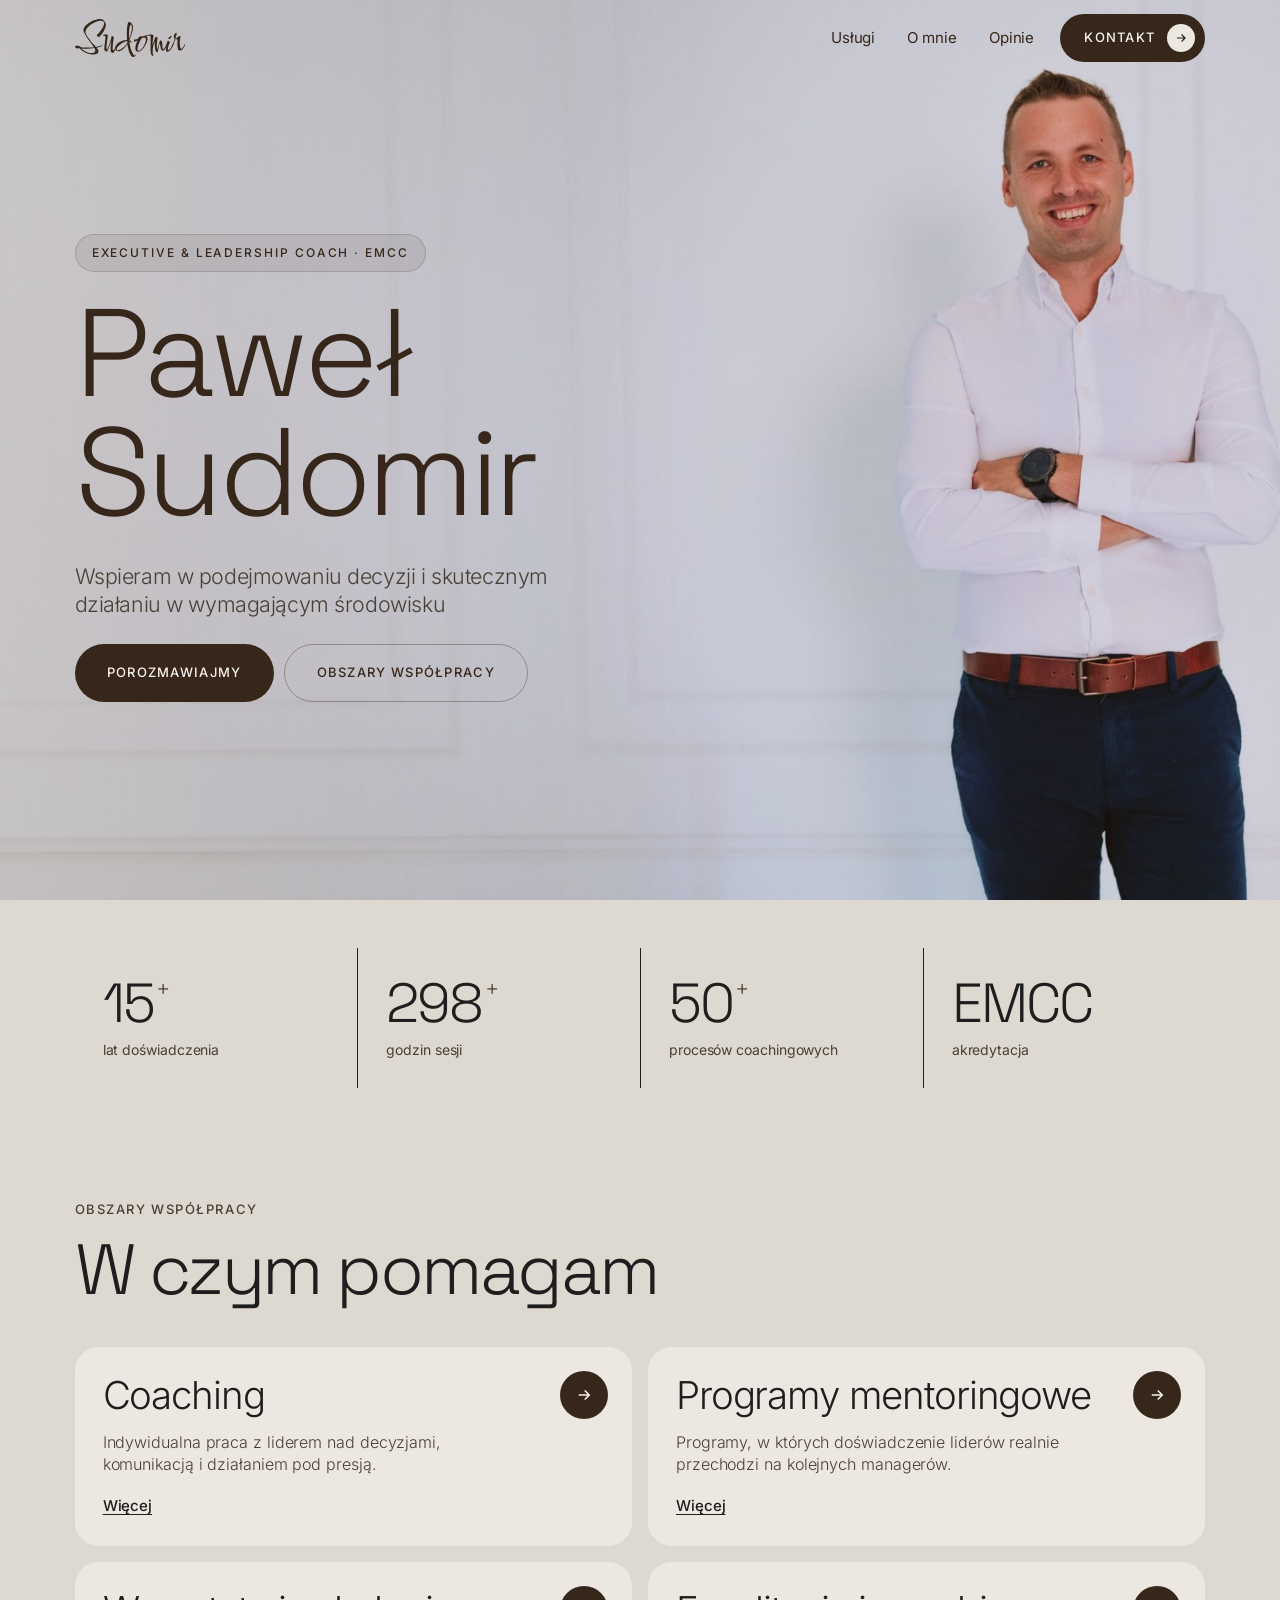
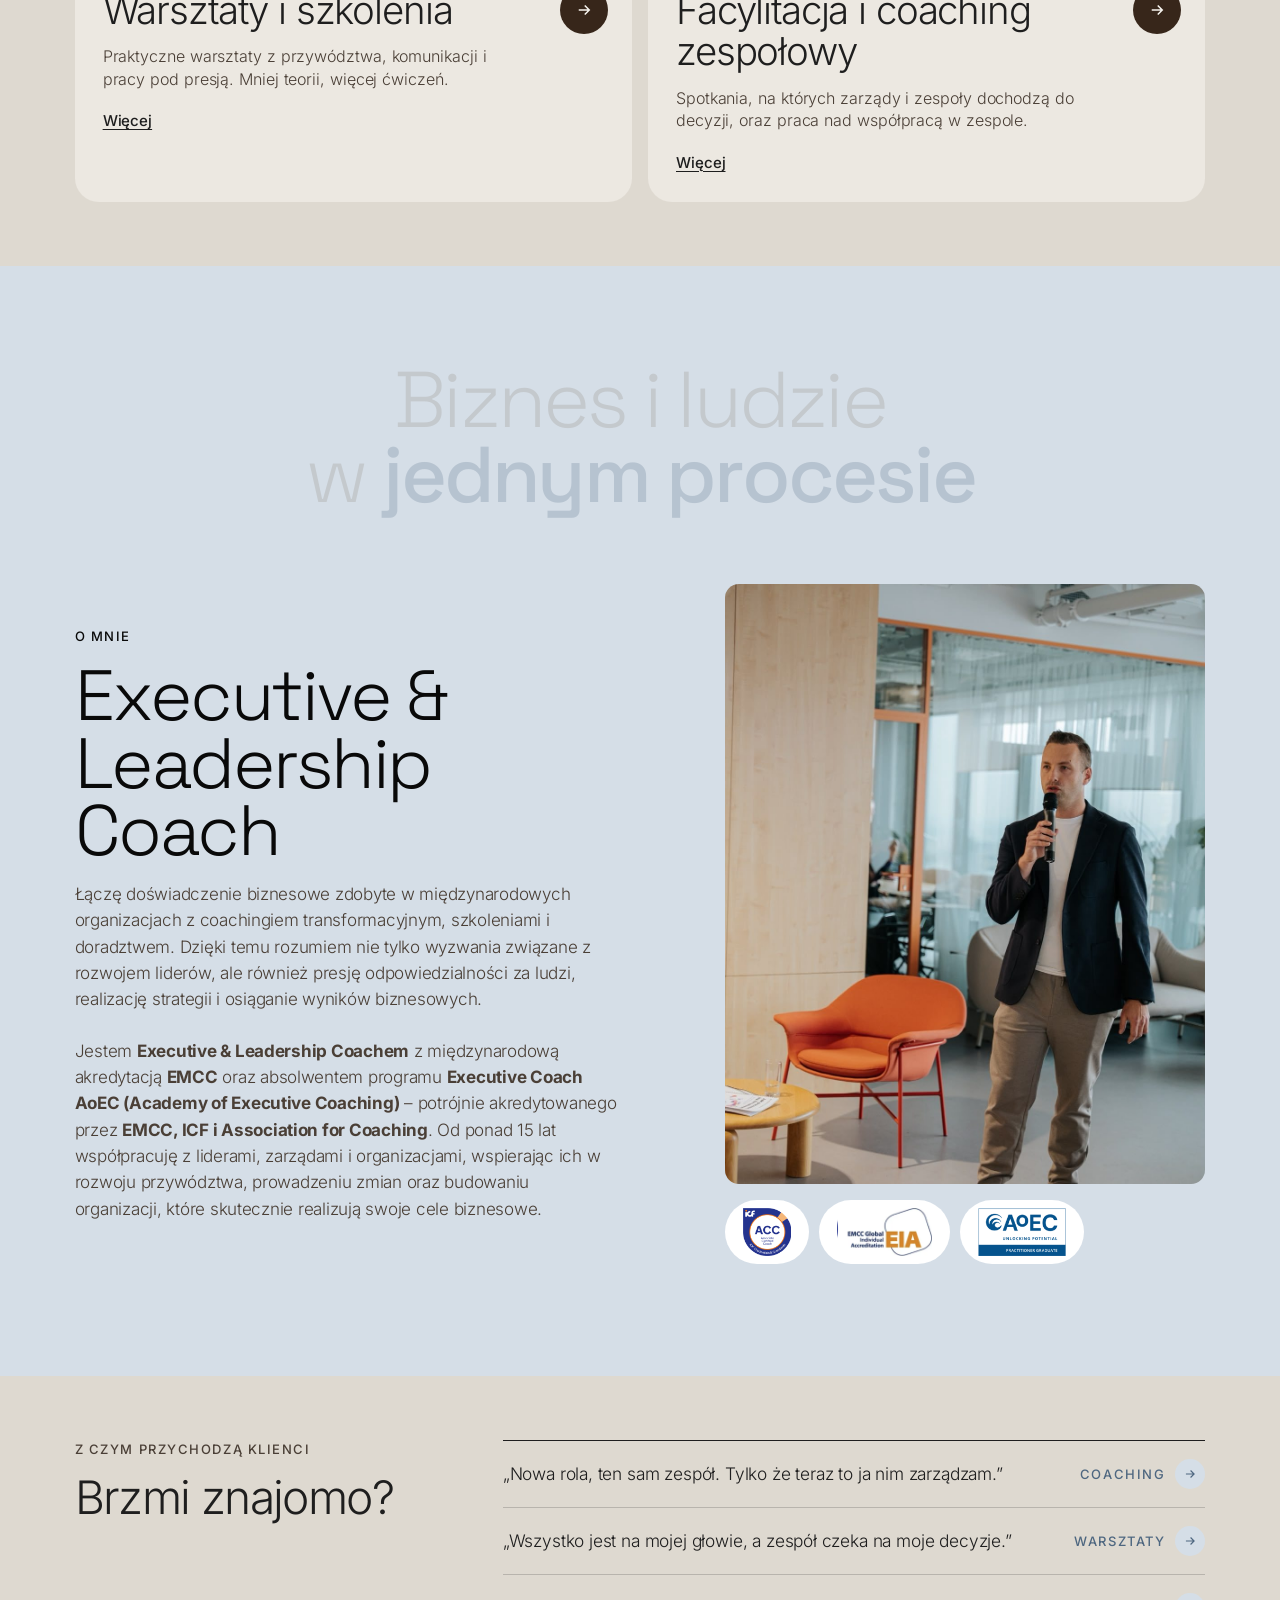
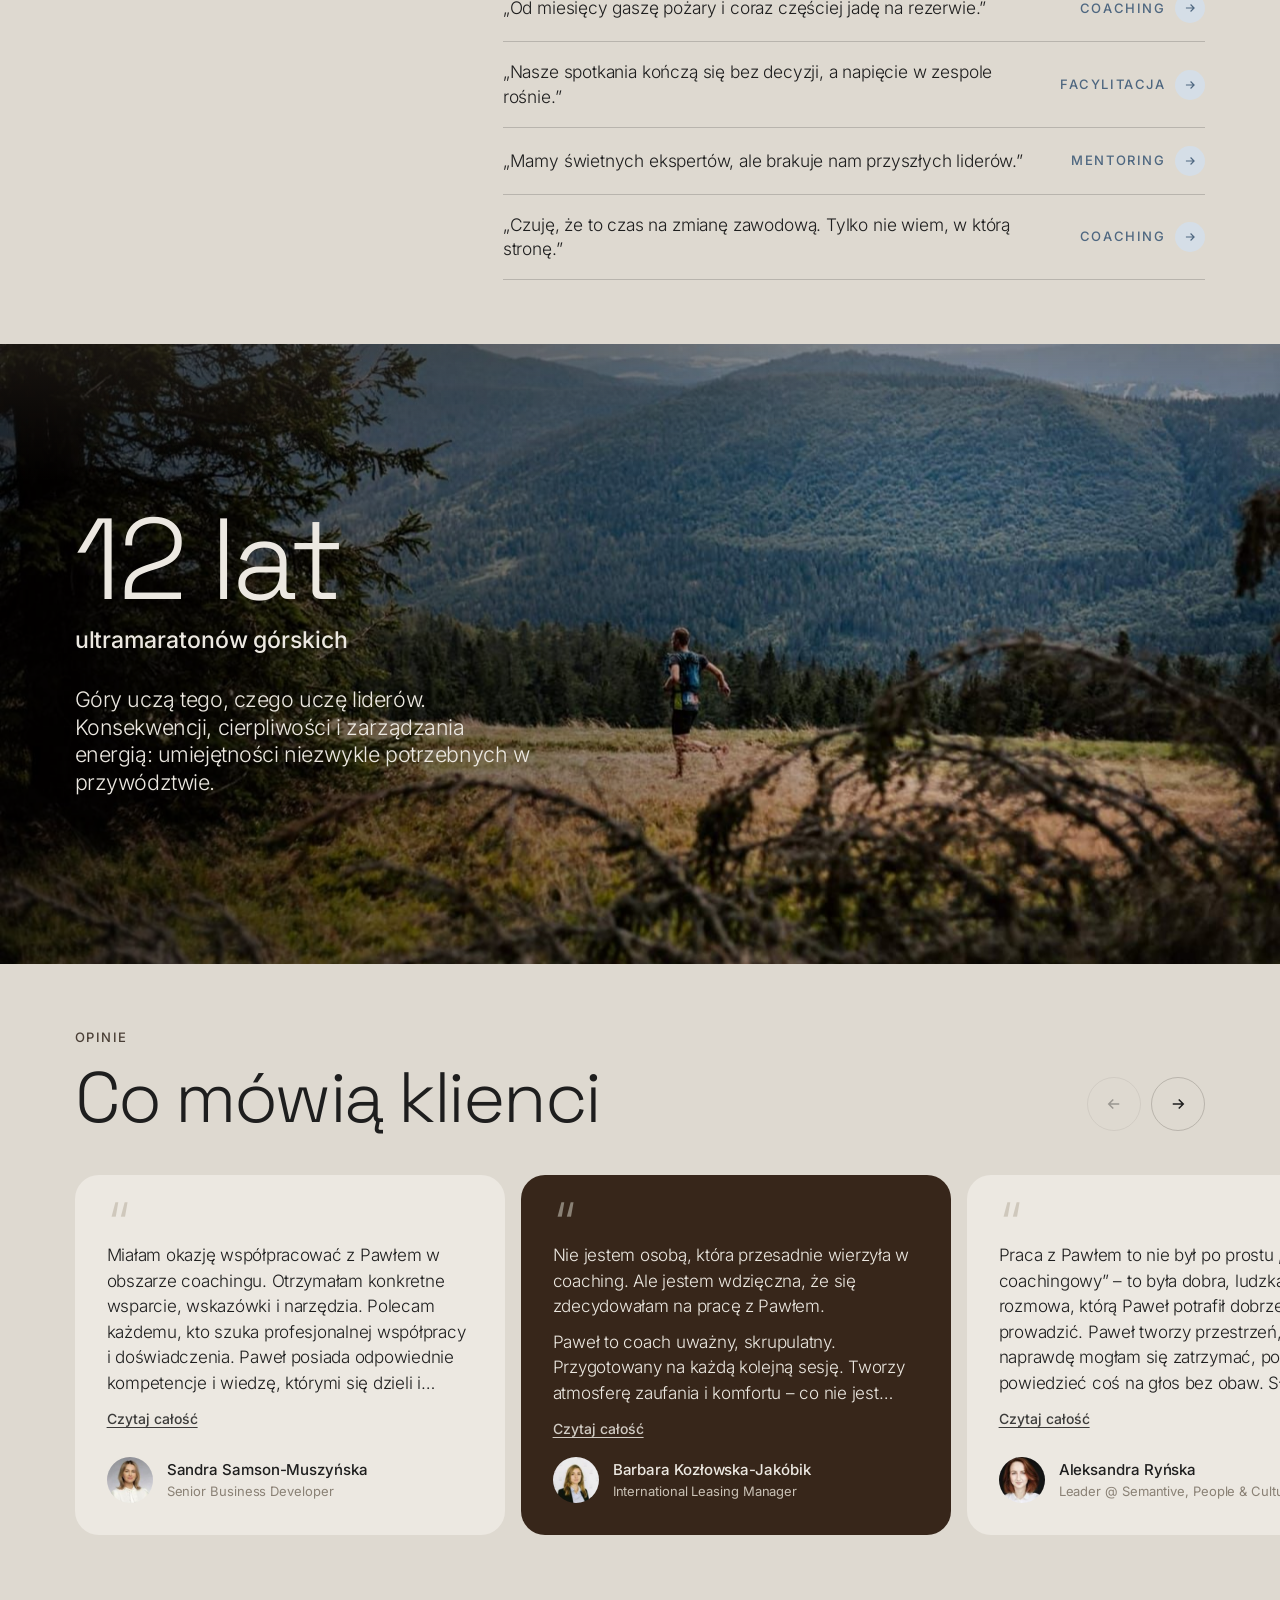
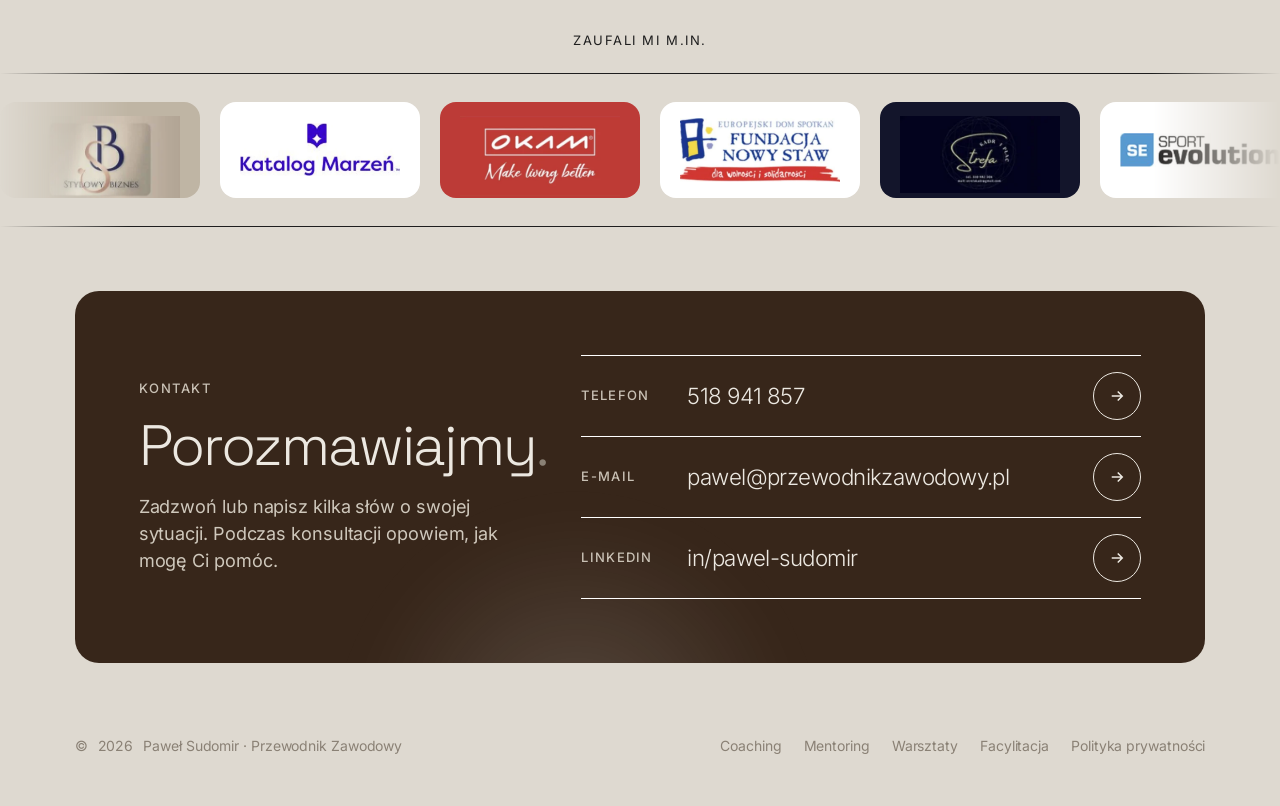
<file: index.html>
<!DOCTYPE html>
<html lang="pl">
<head>
<meta charset="utf-8">
<meta name="viewport" content="width=device-width, initial-scale=1, viewport-fit=cover">
<title>Paweł Sudomir — Executive & Leadership Coach</title>
<meta name="description" content="Executive & Leadership Coach z akredytacją EMCC. Coaching, programy mentoringowe, warsztaty i szkolenia, facylitacja i coaching zespołowy.">
<link rel="canonical" href="https://przewodnikzawodowy.pl/">
<meta property="og:type" content="website">
<meta property="og:title" content="Paweł Sudomir — Executive & Leadership Coach">
<meta property="og:description" content="Executive & Leadership Coach z akredytacją EMCC. Coaching, programy mentoringowe, warsztaty i szkolenia, facylitacja i coaching zespołowy.">
<meta property="og:image" content="https://przewodnikzawodowy.pl/assets/img/hero-szeroki.jpg">
<meta name="theme-color" content="#DED9D0">
<link rel="icon" href="assets/img/favicon.svg" type="image/svg+xml">
<link rel="preload" href="assets/fonts/inter-latin-wght-normal.woff2" as="font" type="font/woff2" crossorigin>
<link rel="preload" href="assets/fonts/space-grotesk-latin-wght-normal.woff2" as="font" type="font/woff2" crossorigin>
<link rel="stylesheet" href="assets/css/style.css">
<script defer src="assets/js/main.js"></script>
</head>
<body class="home">
<a class="skip" href="#main">Przejdź do treści</a>
<header class="header" data-solid="0">
  <div class="container">
    <a class="brand" href="#top" aria-label="Paweł Sudomir — strona główna"><svg class="logo-svg" viewBox="0 0 314 108" fill="none" xmlns="http://www.w3.org/2000/svg" aria-hidden="true"><path d="M298.62 89.88C295.66 89.88 293.66 88.24 292.62 84.96C291.58 81.6 291.06 77.48 291.06 72.6C291.06 69.96 291.14 67.4 291.3 64.92C291.46 62.36 291.58 60.24 291.66 58.56C290.38 58.4 289.14 58.16 287.94 57.84C286.82 57.44 285.94 57.04 285.3 56.64C285.22 57.2 284.9 58.36 284.34 60.12C283.78 61.8 283.1 63.76 282.3 66C281.58 68.24 280.78 70.44 279.9 72.6C279.02 74.76 278.18 76.56 277.38 78C276.58 79.36 275.86 80.04 275.22 80.04C274.9 80.04 274.74 79.8 274.74 79.32C274.74 78.68 275.02 77.8 275.58 76.68C277.18 73.4 278.62 70.04 279.9 66.6C281.18 63.16 282.34 59.6 283.38 55.92C282.58 55.6 281.98 55.04 281.58 54.24C281.26 53.36 281.1 52.4 281.1 51.36C281.1 48.48 281.5 46.12 282.3 44.28C283.18 42.44 284.14 41.08 285.18 40.2C286.22 39.24 287.02 38.76 287.58 38.76C288.54 38.76 289.02 39.56 289.02 41.16C289.02 41.96 288.82 43.2 288.42 44.88C288.02 46.48 287.54 48.16 286.98 49.92C286.42 51.6 285.94 52.96 285.54 54C285.54 54 285.78 54.16 286.26 54.48C286.74 54.8 287.26 54.96 287.82 54.96C288.62 54.96 289.38 54.48 290.1 53.52C290.9 52.48 291.82 51.48 292.86 50.52C293.98 49.48 295.38 48.96 297.06 48.96C297.94 48.96 298.7 49.08 299.34 49.32C299.98 49.48 300.3 49.8 300.3 50.28V50.64C299.5 52.64 298.9 55.28 298.5 58.56C298.1 61.76 297.9 65 297.9 68.28C297.9 71.16 298.06 73.88 298.38 76.44C298.7 78.92 299.18 80.92 299.82 82.44C300.54 83.96 301.38 84.72 302.34 84.72C303.3 84.72 304.22 84.2 305.1 83.16C305.98 82.12 306.74 81 307.38 79.8C308.1 78.6 308.58 77.72 308.82 77.16C310.5 74.04 311.54 72.04 311.94 71.16C312.34 70.2 312.86 69.72 313.5 69.72C313.74 69.72 313.86 69.88 313.86 70.2C313.86 70.36 313.78 70.76 313.62 71.4C312.66 74.04 311.46 76.8 310.02 79.68C308.66 82.48 307.02 84.88 305.1 86.88C303.18 88.88 301.02 89.88 298.62 89.88Z" fill="currentColor"/><path d="M268.925 57C268.445 57 267.925 56.92 267.365 56.76C266.885 56.52 266.405 56.28 265.925 56.04C265.605 55.8 265.445 55.48 265.445 55.08C265.445 54.36 265.885 53.48 266.765 52.44C267.645 51.32 268.765 50.36 270.125 49.56C271.485 48.76 272.805 48.36 274.085 48.36C274.805 48.36 275.165 48.56 275.165 48.96C275.165 49.28 274.805 49.68 274.085 50.16C273.205 50.8 272.565 51.68 272.165 52.8C271.765 53.92 271.365 54.92 270.965 55.8C270.565 56.6 269.885 57 268.925 57ZM262.445 93.24C260.925 93.24 259.885 92.76 259.325 91.8C258.765 90.84 258.485 89.36 258.485 87.36C258.485 86.32 258.525 85.2 258.605 84C258.685 82.8 258.845 81.44 259.085 79.92C259.805 74.48 260.605 70.16 261.485 66.96C262.365 63.68 263.485 62.04 264.845 62.04C265.965 62.04 266.965 62.68 267.845 63.96C268.725 65.24 269.325 66.16 269.645 66.72C269.085 67.76 268.325 69.44 267.365 71.76C266.485 74.08 265.685 76.52 264.965 79.08C264.245 81.64 263.885 83.88 263.885 85.8C263.885 87.72 264.325 88.68 265.205 88.68C265.925 88.68 266.725 88.28 267.605 87.48C268.565 86.68 269.445 85.8 270.245 84.84C271.125 83.88 271.685 83.2 271.925 82.8C274.645 78.72 276.365 75.6 277.085 73.44C277.885 71.28 278.645 70.2 279.365 70.2C279.685 70.2 279.845 70.44 279.845 70.92C279.845 71.24 279.765 71.6 279.605 72C279.525 72.32 279.405 72.76 279.245 73.32C278.765 74.6 278.005 76.36 276.965 78.6C275.925 80.76 274.645 82.96 273.125 85.2C271.685 87.44 270.045 89.36 268.205 90.96C266.445 92.48 264.525 93.24 262.445 93.24Z" fill="currentColor"/><path d="M221.994 105.24C221.354 105.24 220.314 104.64 218.874 103.44C217.434 102.32 216.514 101 216.114 99.48C215.554 97.48 215.194 94.84 215.034 91.56C214.874 88.28 214.794 84.72 214.794 80.88C214.794 76.8 214.834 72.64 214.914 68.4C214.994 64.08 215.034 60.12 215.034 56.52C215.034 54.76 215.034 53.16 215.034 51.72C215.034 50.2 214.954 48.88 214.794 47.76C214.634 47.6 214.154 47.48 213.354 47.4C212.634 47.24 211.914 47.12 211.194 47.04C210.554 46.88 210.234 46.8 210.234 46.8C210.234 46.64 210.834 46.28 212.034 45.72C213.314 45.08 215.114 44.76 217.434 44.76C219.754 44.76 221.274 45.2 221.994 46.08C222.714 46.96 223.074 47.72 223.074 48.36C223.074 48.6 223.074 48.84 223.074 49.08C223.074 49.32 223.034 49.56 222.954 49.8C222.314 52.92 221.834 55.76 221.514 58.32C221.194 60.8 220.954 63.36 220.794 66C220.634 68.56 220.514 71.56 220.434 75C220.514 74.76 220.874 73.52 221.514 71.28C222.234 68.96 223.394 65.36 224.994 60.48C226.274 56.4 227.314 53.76 228.114 52.56C228.914 51.28 229.594 50.6 230.154 50.52C230.314 50.6 230.754 50.76 231.474 51C232.194 51.24 232.914 51.64 233.634 52.2C234.354 52.68 234.714 53.32 234.714 54.12V54.36C234.154 57.32 233.634 60.68 233.154 64.44C232.754 68.2 232.554 71.84 232.554 75.36C232.554 77.6 232.634 79.68 232.794 81.6C233.034 83.52 233.434 85.08 233.994 86.28C233.994 85.96 234.234 84.92 234.714 83.16C235.274 81.4 235.914 79.4 236.634 77.16C237.354 74.84 238.034 72.64 238.674 70.56C239.314 68.48 239.794 66.92 240.114 65.88C240.754 63.96 241.314 62.68 241.794 62.04C242.354 61.4 243.114 61.08 244.074 61.08C245.434 61.08 246.394 61.92 246.954 63.6C247.594 65.2 247.994 67.2 248.154 69.6C248.314 72 248.434 74.4 248.514 76.8C248.594 79.2 248.754 81.24 248.994 82.92C249.314 84.52 249.914 85.32 250.794 85.32C251.834 85.32 252.914 84.56 254.034 83.04C255.154 81.44 256.234 79.6 257.274 77.52C258.394 75.44 259.394 73.64 260.274 72.12C261.154 70.52 261.834 69.72 262.314 69.72C262.554 69.72 262.674 69.92 262.674 70.32C262.674 70.64 262.554 71.16 262.314 71.88C261.194 74.6 259.994 77.32 258.714 80.04C257.434 82.76 256.114 85.04 254.754 86.88C253.394 88.72 251.954 89.64 250.434 89.64C248.514 89.64 246.994 89.08 245.874 87.96C245.074 87.24 244.434 85.92 243.954 84C243.474 82 243.074 79.92 242.754 77.76C242.434 75.6 242.114 73.76 241.794 72.24C241.554 70.64 241.274 69.84 240.954 69.84C240.714 69.84 240.354 70.56 239.874 72C239.474 73.36 239.034 75.08 238.554 77.16C238.074 79.24 237.594 81.36 237.114 83.52C236.714 85.6 236.354 87.44 236.034 89.04C235.794 90.64 235.674 91.64 235.674 92.04C235.674 93 235.234 93.56 234.354 93.72C233.554 93.88 232.514 93.96 231.234 93.96C230.674 93.96 230.114 93.08 229.554 91.32C228.994 89.48 228.474 87.16 227.994 84.36C227.594 81.48 227.274 78.44 227.034 75.24C226.794 72.04 226.674 69.08 226.674 66.36C226.674 65.48 226.674 64.68 226.674 63.96C226.674 63.16 226.714 62.44 226.794 61.8C225.514 65.48 224.194 69.96 222.834 75.24C221.474 80.44 220.794 86.08 220.794 92.16C220.794 94.64 220.914 96.96 221.154 99.12C221.394 101.28 221.794 102.96 222.354 104.16C222.434 104.32 222.474 104.52 222.474 104.76C222.474 105.08 222.314 105.24 221.994 105.24Z" fill="currentColor"/><path d="M179.797 92.76C176.917 92.76 174.797 91.84 173.437 90C172.077 88.08 171.397 85.76 171.397 83.04C171.397 80.16 172.077 76.64 173.437 72.48C174.797 68.32 176.237 64.4 177.757 60.72C176.397 61.6 174.997 62.4 173.557 63.12C172.117 63.84 170.837 64.2 169.717 64.2C168.917 64.2 168.317 64 167.917 63.6C167.597 63.2 167.437 62.76 167.437 62.28C167.437 61.88 167.557 61.28 167.797 60.48C168.037 59.68 168.437 58.92 168.997 58.2C169.637 57.48 170.397 57.12 171.277 57.12C171.597 57.12 171.757 57.24 171.757 57.48C171.757 57.56 171.717 57.64 171.637 57.72C171.637 57.72 171.637 57.76 171.637 57.84C171.557 58 171.517 58.16 171.517 58.32C171.517 58.64 171.717 58.8 172.117 58.8C172.357 58.8 172.637 58.76 172.957 58.68C173.357 58.6 173.757 58.44 174.157 58.2C174.957 57.8 175.877 57.32 176.917 56.76C177.957 56.12 179.117 55.48 180.397 54.84L182.197 51.24C182.677 50.36 183.237 49.76 183.877 49.44C184.517 49.04 185.117 48.84 185.677 48.84C186.557 48.84 187.317 49 187.957 49.32C188.677 49.56 189.317 49.88 189.877 50.28C190.757 49.88 191.677 49.52 192.637 49.2C193.677 48.8 194.677 48.52 195.637 48.36C198.677 47.24 201.837 46.36 205.117 45.72C208.397 45 211.637 44.64 214.837 44.64C216.597 44.64 218.397 44.88 220.237 45.36C222.077 45.84 222.997 46.6 222.997 47.64C222.997 47.96 222.677 48.12 222.037 48.12C220.757 48.12 219.277 47.96 217.597 47.64C215.997 47.32 214.397 47.16 212.797 47.16C210.797 47.16 208.877 47.28 207.037 47.52C205.197 47.68 203.477 47.96 201.877 48.36C203.157 48.92 204.197 49.88 204.997 51.24C205.877 52.6 206.317 54.32 206.317 56.4C206.317 58.64 205.757 61.32 204.637 64.44C203.597 67.56 202.157 70.76 200.317 74.04C198.557 77.32 196.517 80.4 194.197 83.28C191.877 86.08 189.477 88.36 186.997 90.12C184.517 91.88 182.117 92.76 179.797 92.76ZM181.117 90.24C182.797 90.24 184.517 89.48 186.277 87.96C188.117 86.44 189.917 84.52 191.677 82.2C193.437 79.88 194.997 77.48 196.357 75C196.997 73.88 197.717 72.36 198.517 70.44C199.397 68.52 200.117 66.48 200.677 64.32C201.317 62.16 201.637 60.2 201.637 58.44C201.637 56.84 201.277 55.52 200.557 54.48C199.917 53.36 198.677 52.8 196.837 52.8C195.957 52.8 194.837 53.04 193.477 53.52C192.117 54 190.677 54.56 189.157 55.2C188.837 55.52 188.517 55.88 188.197 56.28C187.957 56.6 187.757 56.96 187.597 57.36C186.077 60.16 184.557 63.28 183.037 66.72C181.517 70.08 180.237 73.36 179.197 76.56C178.237 79.76 177.757 82.56 177.757 84.96C177.757 88.48 178.877 90.24 181.117 90.24Z" fill="currentColor"/><path d="M165.978 107.88C163.178 107.88 160.698 106.16 158.538 102.72C155.978 98.72 153.938 94 152.418 88.56C150.898 83.12 149.738 77.24 148.938 70.92C147.578 73.08 145.978 75.36 144.138 77.76C142.298 80.16 140.258 82.44 138.018 84.6C135.778 86.68 133.458 88.4 131.058 89.76C128.658 91.04 126.218 91.68 123.738 91.68C121.418 91.68 119.578 91.28 118.218 90.48C116.938 89.68 115.978 88.76 115.338 87.72C114.778 86.6 114.418 85.56 114.258 84.6C114.178 83.64 114.138 82.96 114.138 82.56C114.138 80.32 114.938 77.88 116.538 75.24C118.218 72.6 120.538 70.12 123.498 67.8C126.538 65.4 130.098 63.44 134.178 61.92C138.338 60.4 142.858 59.64 147.738 59.64H147.858C147.698 56.68 147.578 53.68 147.498 50.64C147.418 47.6 147.378 44.52 147.378 41.4C147.378 37.16 147.498 32.96 147.738 28.8C147.978 24.64 148.378 20.88 148.938 17.52C149.578 14.08 150.418 11.4 151.458 9.47997C151.938 8.67997 152.658 8.27997 153.618 8.27997C155.698 8.27997 157.578 9.07997 159.258 10.68C160.938 12.2 162.298 14.04 163.338 16.2C164.378 18.36 164.898 20.44 164.898 22.44C164.898 28.28 163.858 34.32 161.778 40.56C159.698 46.8 157.258 53.36 154.458 60.24V60.6L156.138 61.2C157.738 62 159.058 63 160.098 64.2C161.218 65.32 161.778 66.32 161.778 67.2C161.778 67.52 161.658 67.68 161.418 67.68C161.178 67.68 160.938 67.48 160.698 67.08C158.698 65.32 156.698 64.2 154.698 63.72C155.338 70.44 156.378 76.64 157.818 82.32C159.258 87.92 161.138 92.8 163.458 96.96C164.818 99.44 165.938 101.12 166.818 102C167.698 102.96 168.458 103.44 169.098 103.44C169.738 103.44 170.298 103.04 170.778 102.24C171.338 101.52 171.778 101.16 172.098 101.16C172.338 101.16 172.458 101.4 172.458 101.88V102.36C172.298 102.76 171.978 103.4 171.498 104.28C171.018 105.16 170.338 105.96 169.458 106.68C168.578 107.48 167.418 107.88 165.978 107.88ZM154.098 55.92C155.778 51.6 157.138 47.72 158.178 44.28C159.218 40.84 160.138 37.12 160.938 33.12C161.178 31.84 161.378 30.52 161.538 29.16C161.698 27.72 161.778 26.36 161.778 25.08C161.778 22.76 161.538 20.72 161.058 18.96C160.658 17.2 159.978 16.16 159.018 15.84C157.578 17.04 156.458 19.04 155.658 21.84C154.938 24.56 154.418 27.72 154.098 31.32C153.858 34.84 153.738 38.4 153.738 42C153.738 46.8 153.858 51.44 154.098 55.92ZM122.418 88.8C124.418 88.8 126.618 88.16 129.018 86.88C131.498 85.52 133.938 83.8 136.338 81.72C138.818 79.64 141.098 77.4 143.178 75C145.338 72.52 147.138 70.16 148.578 67.92L148.098 62.88C146.018 62.96 143.658 63.56 141.018 64.68C138.458 65.8 135.818 67.2 133.098 68.88C130.458 70.56 128.018 72.4 125.778 74.4C123.538 76.32 121.698 78.24 120.258 80.16C118.898 82 118.218 83.68 118.218 85.2C118.218 86.64 118.978 87.76 120.498 88.56C120.818 88.64 121.138 88.72 121.458 88.8C121.778 88.8 122.098 88.8 122.418 88.8Z" fill="currentColor"/><path d="M107.067 96.36C105.707 96.36 104.387 95.72 103.107 94.44C101.907 93.08 101.307 91.36 101.307 89.28C101.307 85.36 101.427 81.48 101.667 77.64C101.987 73.72 102.307 70.24 102.627 67.2C103.027 64.08 103.307 61.8 103.467 60.36C102.667 63.72 101.667 67.08 100.467 70.44C99.2672 73.8 98.0672 76.96 96.8672 79.92C95.6672 82.8 94.6272 85.24 93.7472 87.24C92.8672 89.16 92.3472 90.4 92.1872 90.96C91.8672 91.84 91.1872 92.28 90.1472 92.28C89.3472 92.28 88.4272 92.04 87.3872 91.56C86.3472 91.08 85.4272 90.52 84.6272 89.88C83.9072 89.16 83.5072 88.56 83.4272 88.08C83.3472 87.68 83.3072 87.24 83.3072 86.76C83.3072 86.2 83.3072 85.64 83.3072 85.08C83.3072 81.4 83.5472 77.88 84.0272 74.52C84.5072 71.08 84.9472 67.68 85.3472 64.32C85.5072 62.8 85.7472 61.04 86.0672 59.04C86.3872 57.04 86.5472 55.12 86.5472 53.28C86.5472 52.48 86.5072 51.72 86.4272 51C86.3472 50.2 86.1872 49.52 85.9472 48.96C85.6272 48.32 84.8272 47.84 83.5472 47.52C82.2672 47.12 81.1872 46.92 80.3072 46.92C79.3472 46.92 78.8672 46.68 78.8672 46.2C78.8672 45.32 79.7072 44.8 81.3872 44.64C82.9072 44.48 84.3072 44.32 85.5872 44.16C86.8672 43.92 88.1072 43.8 89.3072 43.8C90.4272 43.8 91.3072 43.92 91.9472 44.16C92.6672 44.4 93.0272 44.84 93.0272 45.48C93.0272 48.52 92.7472 52.2 92.1872 56.52C91.6272 60.76 91.0272 65.12 90.3872 69.6C89.8272 74.08 89.5472 78.12 89.5472 81.72C89.5472 82.84 89.5872 83.92 89.6672 84.96C89.7472 85.92 89.9872 86.4 90.3872 86.4C90.9472 86.4 91.7072 85.52 92.6672 83.76C93.6272 81.92 94.6672 79.48 95.7872 76.44C96.9872 73.4 98.1472 70.16 99.2672 66.72C100.387 63.2 101.387 59.84 102.267 56.64C103.147 53.44 103.827 50.76 104.307 48.6C104.387 48.2 104.707 48 105.267 48C106.147 48 107.107 48.48 108.147 49.44C109.267 50.32 110.067 51.32 110.547 52.44C110.307 53.4 109.987 55.16 109.587 57.72C109.187 60.28 108.787 63.16 108.387 66.36C107.987 69.56 107.667 72.72 107.427 75.84C107.187 78.88 107.067 81.44 107.067 83.52C107.067 86 107.307 87.48 107.787 87.96C108.347 88.36 108.907 88.56 109.467 88.56C110.107 88.56 110.827 88 111.627 86.88C112.507 85.76 113.387 84.36 114.267 82.68C115.147 81 116.027 79.36 116.907 77.76C117.787 76.08 118.547 74.68 119.187 73.56C119.907 72.44 120.467 71.88 120.867 71.88C121.187 71.88 121.347 72.08 121.347 72.48C121.347 72.72 121.227 73.16 120.987 73.8C120.667 74.6 120.107 75.92 119.307 77.76C118.587 79.52 117.707 81.48 116.667 83.64C115.627 85.72 114.547 87.72 113.427 89.64C112.307 91.56 111.187 93.16 110.067 94.44C108.947 95.72 107.947 96.36 107.067 96.36Z" fill="currentColor"/><path d="M52.8 100.8C49.36 100.8 45.68 100.32 41.76 99.36C37.84 98.48 34 97.24 30.24 95.64C26.56 93.96 23.24 92.08 20.28 90C17.4 87.92 15.24 85.68 13.8 83.28C13.16 83.28 12.44 83.32 11.64 83.4C10.84 83.48 10 83.52 9.12 83.52C8.16 83.52 6.96 83.36 5.52 83.04C4.08 82.72 2.8 82.16 1.68 81.36C0.56 80.56 0 79.48 0 78.12C0 77.48 0.44 76.92 1.32 76.44C2.28 75.96 4.04 75.72 6.6 75.72C11.56 75.72 15 77.24 16.92 80.28C19.56 80.6 22.36 80.84 25.32 81C28.28 81.16 31.32 81.24 34.44 81.24C37.64 81.24 40.84 81.16 44.04 81C47.32 80.84 50.56 80.56 53.76 80.16C52 77.36 50 74.56 47.76 71.76C45.6 68.96 43.88 66.68 42.6 64.92C39.64 60.92 36.72 56.8 33.84 52.56C30.96 48.24 28.2 43.36 25.56 37.92C24.52 35.84 24 33.72 24 31.56C24 28.36 25 25.36 27 22.56C29 19.68 31.52 17.04 34.56 14.64C37.6 12.24 40.8 10.16 44.16 8.4C47.6 6.56 50.68 5.04 53.4 3.84C56.28 2.64 59.2 1.72 62.16 1.08C65.12 0.36 67.96 0 70.68 0C72.28 0 73.8 0.120001 75.24 0.360003C77.24 0.680003 79.16 1.76 81 3.6C82.92 5.36 84.52 7.48 85.8 9.96C87.08 12.36 87.72 14.76 87.72 17.16C87.72 19.4 87.16 22 86.04 24.96C85 27.84 83.64 30.8 81.96 33.84C80.28 36.8 78.48 39.6 76.56 42.24C74.64 44.8 72.84 46.88 71.16 48.48C69.56 50.08 68.28 50.88 67.32 50.88C65.96 50.88 64.72 50.16 63.6 48.72C62.56 47.28 62.04 46.16 62.04 45.36C62.04 44.88 62.16 44.6 62.4 44.52C64.56 42.92 66.84 40.76 69.24 38.04C71.64 35.32 73.84 32.4 75.84 29.28C77.92 26.08 79.6 22.96 80.88 19.92C82.24 16.8 82.92 14.12 82.92 11.88C82.92 9.32 81.96 7.6 80.04 6.72C78.2 5.76 75.88 5.28 73.08 5.28C70.44 5.28 67.64 5.72 64.68 6.6C61.72 7.4 59.12 8.36 56.88 9.48C49.6 13.08 44 16.56 40.08 19.92C36.16 23.2 33.44 26.28 31.92 29.16C30.48 32.04 29.76 34.68 29.76 37.08C29.76 39.56 30.96 42.88 33.36 47.04C35.76 51.12 39.84 56.64 45.6 63.6C47.76 66.24 50.08 68.92 52.56 71.64C55.12 74.28 57.44 76.84 59.52 79.32C63.28 78.68 66.76 77.88 69.96 76.92C73.24 75.96 76.12 74.84 78.6 73.56C78.68 73.48 78.8 73.44 78.96 73.44C79.2 73.44 79.32 73.56 79.32 73.8C79.32 74.44 79.04 74.92 78.48 75.24C76.72 76.52 74.36 77.68 71.4 78.72C68.44 79.76 65.08 80.68 61.32 81.48C62.92 83.4 64.2 85.24 65.16 87C66.12 88.68 66.6 90.2 66.6 91.56C66.6 94.84 65.28 97.2 62.64 98.64C60.08 100.08 56.8 100.8 52.8 100.8ZM46.92 96.6C50.04 96.6 52.6 96.04 54.6 94.92C56.68 93.8 57.72 92.08 57.72 89.76C57.72 88.8 57.48 87.72 57 86.52C56.52 85.24 55.88 83.92 55.08 82.56C47.64 83.68 39.96 84.24 32.04 84.24C27.4 84.24 22.96 84 18.72 83.52C20.64 86.08 23.16 88.36 26.28 90.36C29.48 92.36 32.88 93.92 36.48 95.04C40.16 96.08 43.64 96.6 46.92 96.6Z" fill="currentColor"/></svg></a>
    <nav class="nav" aria-label="Główna nawigacja">
      <a href="#uslugi">Usługi</a>
      <a href="#o-mnie">O mnie</a>
      <a href="#opinie">Opinie</a>
      <a class="btn" href="#kontakt">Kontakt <span class="ic"><svg viewBox="0 0 24 24" fill="none" stroke="currentColor" stroke-width="2" aria-hidden="true"><path d="M5 12h14M13 6l6 6-6 6"/></svg></span></a>
    </nav>
    <button class="burger" aria-label="Otwórz menu" aria-expanded="false" aria-controls="mobile-menu"><span></span><span></span></button>
  </div>
</header>
<div class="mobile-menu" id="mobile-menu" aria-hidden="true">
  <nav aria-label="Menu mobilne">
    <a href="#uslugi">Usługi</a>
    <a href="#o-mnie">O mnie</a>
    <a href="#opinie">Opinie</a>
    <a href="#kontakt">Kontakt</a>
  </nav>
  <div class="mm-contact"><a href="tel:+48518941857">518 941 857</a><a href="mailto:pawel@przewodnikzawodowy.pl">pawel@przewodnikzawodowy.pl</a></div>
</div>
<main id="main">
  <section class="hero hero-wide" id="top" aria-label="Wprowadzenie">
    <div class="hw-media" data-parallax="0.12"><img src="assets/img/hero-szeroki.jpg" alt="Paweł Sudomir" width="3400" height="1374" fetchpriority="high"></div>
    <div class="hw-inner container">
      <span class="hero-tag fade-in">Executive &amp; Leadership Coach · EMCC</span>
      <h1><span class="line"><span>Paweł</span></span><span class="line"><span>Sudomir</span></span></h1>
      <p class="lead fade-in d1">Wspieram w podejmowaniu decyzji i skutecznym działaniu w wymagającym środowisku</p>
      <div class="hero-actions fade-in d2">
        <a class="btn btn-dark" href="#kontakt">Porozmawiajmy</a>
        <a class="btn btn-line" href="#uslugi">Obszary współpracy</a>
      </div>
    </div>
  </section>

  <section class="container" aria-label="W liczbach">
    <div class="stats">
      <div class="stat rv"><div class="num"><span data-count="15">15</span><sup>+</sup></div><p>lat doświadczenia</p></div>
      <div class="stat rv rv-d1"><div class="num"><span data-count="300">300</span><sup>+</sup></div><p>godzin sesji</p></div>
      <div class="stat rv rv-d2"><div class="num"><span data-count="50">50</span><sup>+</sup></div><p>procesów coachingowych</p></div>
      <div class="stat rv rv-d3"><div class="num">EMCC</div><p>akredytacja</p></div>
    </div>
  </section>

  <section class="section container" id="uslugi" aria-labelledby="uslugi-h">
    <div class="sec-head rv"><p class="kicker">Obszary współpracy</p><h2 class="h-xl" id="uslugi-h">W czym pomagam</h2></div>
    <div class="services">
      <a class="svc rv" href="uslugi/coaching.html">
        <span class="arrow" aria-hidden="true"><svg viewBox="0 0 24 24" fill="none" stroke="currentColor" stroke-width="2" aria-hidden="true"><path d="M5 12h14M13 6l6 6-6 6"/></svg></span>
        <span class="bottom"><h3>Coaching</h3><span class="desc"><span>Indywidualna praca z liderem nad decyzjami, komunikacją i działaniem pod presją.</span></span><span class="more">Więcej</span></span>
      </a>
      <a class="svc rv rv-d1" href="uslugi/mentoring.html">
        <span class="arrow" aria-hidden="true"><svg viewBox="0 0 24 24" fill="none" stroke="currentColor" stroke-width="2" aria-hidden="true"><path d="M5 12h14M13 6l6 6-6 6"/></svg></span>
        <span class="bottom"><h3>Programy mentoringowe</h3><span class="desc"><span>Programy, w których doświadczenie liderów realnie przechodzi na kolejnych managerów.</span></span><span class="more">Więcej</span></span>
      </a>
      <a class="svc rv" href="uslugi/warsztaty.html">
        <span class="arrow" aria-hidden="true"><svg viewBox="0 0 24 24" fill="none" stroke="currentColor" stroke-width="2" aria-hidden="true"><path d="M5 12h14M13 6l6 6-6 6"/></svg></span>
        <span class="bottom"><h3>Warsztaty i szkolenia</h3><span class="desc"><span>Praktyczne warsztaty z przywództwa, komunikacji i pracy pod presją. Mniej teorii, więcej ćwiczeń.</span></span><span class="more">Więcej</span></span>
      </a>
      <a class="svc rv rv-d1" href="uslugi/facylitacja.html">
        <span class="arrow" aria-hidden="true"><svg viewBox="0 0 24 24" fill="none" stroke="currentColor" stroke-width="2" aria-hidden="true"><path d="M5 12h14M13 6l6 6-6 6"/></svg></span>
        <span class="bottom"><h3>Facylitacja i coaching zespołowy</h3><span class="desc"><span>Spotkania, na których zarządy i zespoły dochodzą do decyzji, oraz praca nad współpracą w zespole.</span></span><span class="more">Więcej</span></span>
      </a>
    </div>
  </section>

  <div class="about-band">
  <section class="statement container" aria-label="Motto"><p data-words>Biznes i ludzie <br>w <strong>jednym procesie</strong></p></section>

  <section class="about about-2col container" id="o-mnie" aria-labelledby="o-mnie-h">
    <div class="about-text">
      <p class="kicker rv">O mnie</p>
      <h2 class="h-xl rv" id="o-mnie-h">Executive &amp; Leadership Coach</h2>
      <div class="body rv">
        <p>Łączę doświadczenie biznesowe zdobyte w międzynarodowych organizacjach z coachingiem transformacyjnym, szkoleniami i doradztwem. Dzięki temu rozumiem nie tylko wyzwania związane z rozwojem liderów, ale również presję odpowiedzialności za ludzi, realizację strategii i osiąganie wyników biznesowych.</p>
        <p>Jestem <strong>Executive &amp; Leadership Coachem</strong> z międzynarodową akredytacją <strong>EMCC</strong> oraz absolwentem programu <strong>Executive Coach AoEC (Academy of Executive Coaching)</strong> – potrójnie akredytowanego przez <strong>EMCC, ICF i Association for Coaching</strong>. Od ponad 15 lat współpracuję z liderami, zarządami i organizacjami, wspierając ich w rozwoju przywództwa, prowadzeniu zmian oraz budowaniu organizacji, które skutecznie realizują swoje cele biznesowe.</p>
      </div>
    </div>
    <figure class="about-photo rv rv-d1">
      <div class="ph"><img src="assets/img/o-mnie.jpg" alt="Paweł Sudomir podczas wystąpienia" width="1066" height="1600"></div>
      <figcaption class="akr" aria-label="Akredytacje">
        <span class="akr-tag"><img src="assets/img/akr-icf.png" alt="ICF ACC – Associate Certified Coach" width="176" height="178"></span>
        <span class="akr-tag"><img src="assets/img/akr-emcc.png" alt="EMCC Global Individual Accreditation (EIA)" width="200" height="101"></span>
        <span class="akr-tag"><img src="assets/img/akr-aoec.png" alt="AoEC Practitioner Graduate" width="166" height="90"></span>
      </figcaption>
    </figure>
  </section>
  </div>

  <section class="section container challenges" aria-labelledby="wyzwania-h">
    <div class="ch-head rv"><p class="kicker">Z czym przychodzą klienci</p><h2 class="h-md" id="wyzwania-h">Brzmi znajomo?</h2></div>
    <div class="ch-list">
      <a class="ch-row rv" href="uslugi/coaching.html"><span class="ch-q">„Nowa rola, ten sam zespół. Tylko że teraz to ja nim zarządzam.”</span><span class="ch-to">Coaching <i><svg viewBox="0 0 24 24" fill="none" stroke="currentColor" stroke-width="2" aria-hidden="true"><path d="M5 12h14M13 6l6 6-6 6"/></svg></i></span></a>
      <a class="ch-row rv" href="uslugi/warsztaty.html"><span class="ch-q">„Wszystko jest na mojej głowie, a zespół czeka na moje decyzje.”</span><span class="ch-to">Warsztaty <i><svg viewBox="0 0 24 24" fill="none" stroke="currentColor" stroke-width="2" aria-hidden="true"><path d="M5 12h14M13 6l6 6-6 6"/></svg></i></span></a>
      <a class="ch-row rv" href="uslugi/coaching.html"><span class="ch-q">„Od miesięcy gaszę pożary i coraz częściej jadę na rezerwie.”</span><span class="ch-to">Coaching <i><svg viewBox="0 0 24 24" fill="none" stroke="currentColor" stroke-width="2" aria-hidden="true"><path d="M5 12h14M13 6l6 6-6 6"/></svg></i></span></a>
      <a class="ch-row rv" href="uslugi/facylitacja.html"><span class="ch-q">„Nasze spotkania kończą się bez decyzji, a napięcie w zespole rośnie.”</span><span class="ch-to">Facylitacja <i><svg viewBox="0 0 24 24" fill="none" stroke="currentColor" stroke-width="2" aria-hidden="true"><path d="M5 12h14M13 6l6 6-6 6"/></svg></i></span></a>
      <a class="ch-row rv" href="uslugi/mentoring.html"><span class="ch-q">„Mamy świetnych ekspertów, ale brakuje nam przyszłych liderów.”</span><span class="ch-to">Mentoring <i><svg viewBox="0 0 24 24" fill="none" stroke="currentColor" stroke-width="2" aria-hidden="true"><path d="M5 12h14M13 6l6 6-6 6"/></svg></i></span></a>
      <a class="ch-row rv" href="uslugi/coaching.html"><span class="ch-q">„Czuję, że to czas na zmianę zawodową. Tylko nie wiem, w którą stronę.”</span><span class="ch-to">Coaching <i><svg viewBox="0 0 24 24" fill="none" stroke="currentColor" stroke-width="2" aria-hidden="true"><path d="M5 12h14M13 6l6 6-6 6"/></svg></i></span></a>
    </div>
  </section>

  <section class="passion" id="pasja" aria-labelledby="pasja-h">
    <div class="passion-media" data-parallax="0.12"><img src="assets/img/pasja.jpg" alt="Paweł Sudomir podczas biegu górskiego" loading="lazy" width="1440" height="960"></div>
    <div class="container">
      <div class="passion-box">
        <div class="rv"><p class="big" id="pasja-h"><span data-count="13">13</span> lat</p><p class="sub">ultramaratonów górskich</p></div>
        <p class="txt rv rv-d1">Góry uczą tego, czego uczę liderów. Konsekwencji, cierpliwości i zarządzania energią: umiejętności niezwykle potrzebnych w przywództwie.</p>
      </div>
    </div>
  </section>

  <section class="section" id="opinie" aria-labelledby="opinie-h">
    <div class="container reviews-head rv">
      <div class="sec-head" style="margin:0"><p class="kicker">Opinie</p><h2 class="h-xl" id="opinie-h">Co mówią klienci</h2></div>
      <div class="car-nav"><button type="button" data-prev aria-label="Poprzednia opinia"><svg viewBox="0 0 24 24" fill="none" stroke="currentColor" stroke-width="2" aria-hidden="true"><path d="M19 12H5M11 6l-6 6 6 6"/></svg></button><button type="button" data-next aria-label="Następna opinia"><svg viewBox="0 0 24 24" fill="none" stroke="currentColor" stroke-width="2" aria-hidden="true"><path d="M5 12h14M13 6l6 6-6 6"/></svg></button></div>
    </div>
    <div class="track rv" data-track tabindex="0" aria-label="Opinie klientów (przewijane)">
      <figure class="review ">
        <div><div class="q" aria-hidden="true">“</div><blockquote><p>Miałam okazję współpracować z Pawłem w obszarze coachingu. Otrzymałam konkretne wsparcie, wskazówki i narzędzia. Polecam każdemu, kto szuka profesjonalnej współpracy i doświadczenia. Paweł posiada odpowiednie kompetencje i wiedzę, którymi się dzieli i umiejętnie kieruje, tak aby wypracować najlepsze rozwiązania. Właśnie takie podejście pomogło mi wybrać kierunek działania, ustalić priorytety oraz zaplanować kolejne kroki. Bardzo polecam!</p></blockquote><button type="button" class="read-more" data-read>Czytaj całość</button></div>
        <figcaption><img class="av" src="assets/img/opinie/ss.jpg" alt="" width="46" height="46"><span><b>Sandra Samson-Muszyńska</b><small>Senior Business Developer</small></span></figcaption>
      </figure>
      <figure class="review dark">
        <div><div class="q" aria-hidden="true">“</div><blockquote><p>Nie jestem osobą, która przesadnie wierzyła w coaching. Ale jestem wdzięczna, że się zdecydowałam na pracę z Pawłem.</p><p>Paweł to coach uważny, skrupulatny. Przygotowany na każdą kolejną sesję. Tworzy atmosferę zaufania i komfortu – co nie jest łatwe, szczególnie rozmawiając online! Co szczególnie do mnie trafiło to to, że za każdym razem wiedziałam, że mogę przyjść z tym, czego akurat potrzebuję, a Paweł podąży za mną – bo ma do tego narzędzia i przygotowanie.</p><p>Wypracowałam z jego pomocą narzędzia, z których korzystam codziennie i naprawdę ułatwiają mi życie.</p><p>Gdy szukasz zmiany, potrzebujesz się przeprofilować, coś Cię uwiera – szczególnie w życiu profesjonalnym – Paweł to Twój człowiek!</p><p>Powodzenia Paweł i jeszcze raz wielkie dzięki!</p></blockquote><button type="button" class="read-more" data-read>Czytaj całość</button></div>
        <figcaption><img class="av" src="assets/img/opinie/bk.jpg" alt="" width="46" height="46"><span><b>Barbara Kozłowska-Jakóbik</b><small>International Leasing Manager</small></span></figcaption>
      </figure>
      <figure class="review ">
        <div><div class="q" aria-hidden="true">“</div><blockquote><p>Praca z Pawłem to nie był po prostu „proces coachingowy” – to była dobra, ludzka rozmowa, którą Paweł potrafił dobrze prowadzić. Paweł tworzy przestrzeń, w której naprawdę mogłam się zatrzymać, pomyśleć, powiedzieć coś na głos bez obaw. Słucha uważnie, z ciekawością i bez presji. Dzięki niemu poukładałam kilka ważnych dla siebie spraw ale i wzmocniłam siebie. Bardzo polecam każdemu, kto szuka nie tylko coacha, ale też uważnego towarzysza w zmianie. Dzięki Paweł!</p></blockquote><button type="button" class="read-more" data-read>Czytaj całość</button></div>
        <figcaption><img class="av" src="assets/img/opinie/ar.jpg" alt="" width="46" height="46"><span><b>Aleksandra Ryńska</b><small>Leader @ Semantive, People & Culture</small></span></figcaption>
      </figure>
      <figure class="review ">
        <div><div class="q" aria-hidden="true">“</div><blockquote><p>Miałam coaching z Pawłem 🙂 Nie wiedziałam, czego się spodziewać, a wyszłam z konkretnymi narzędziami i nową energią – dziękuję! Dzięki Tobie poukładałam sobie w głowie więcej niż przez ostatnie miesiące. Przez cały czas czułam wsparcie i przestrzeń do przemyśleń. Trafne spostrzeżenia i różnorodne pytania pomogły mi skupić się na tym, co naprawdę ważne, dzięki czemu dość szybko osiągnęłam cel. Gorąco polecam! 🙂</p></blockquote><button type="button" class="read-more" data-read>Czytaj całość</button></div>
        <figcaption><img class="av" src="assets/img/opinie/is.jpg" alt="" width="46" height="46"><span><b>Iryna Siwiak</b><small>Executive Assistant for CEO, FoodWell Sp. z o.o.</small></span></figcaption>
      </figure>
      <figure class="review ink">
        <div><div class="q" aria-hidden="true">“</div><blockquote><p>Sesje coachingowe z Pawłem, to kilka tygodni pełne emocji i refleksji. Pokazały mi szerszą perspektywę patrzenia na świat, na problemy i wyzwania – dotyczy to zarówno sfery prywatnej jak i służbowej. Nie wiedziałam czego się spodziewać po sesjach, ale Paweł świetnie poprowadził mnie za rękę.</p><p>Okazało się, że „się da”, że jest rozwiązanie, że mam zasoby i muszę (i chcę!) po nie sięgnąć. Paweł jest bardzo uważny, ma doskonałe wyczucie sytuacji i daje przestrzeń na to, aby przemyśleć i przeanalizować.</p><p>Nabrałam pewności siebie (która mnie mocno ograniczała), zaczęłam doceniać sama siebie, okazało się, że mogę więcej i że mogę realizować moje cele.</p><p>Sesje coachingowe z Pawłem to podróż w głąb siebie i absolutnie polecam każdemu, kto choć przez chwilę wątpi w siebie i myśli, że „się nie da”!</p><p>Paweł: dziękuję Ci za tę fantastyczną przygodę, którą na pewno będziemy jeszcze wspólnie kontynuować.</p></blockquote><button type="button" class="read-more" data-read>Czytaj całość</button></div>
        <figcaption><img class="av" src="assets/img/opinie/ps.jpg" alt="" width="46" height="46"><span><b>Paulina Skowron</b><small>Communication & PR Manager, SAIC Motor Poland (MG)</small></span></figcaption>
      </figure>
    </div>
  </section>

  <dialog class="review-dialog" id="review-dialog" aria-label="Pełna opinia">
    <button type="button" class="rd-close" aria-label="Zamknij" data-close><span></span><span></span></button>
    <div class="rd-body"></div>
  </dialog>

  <section class="logos" aria-label="Firmy, z którymi współpracuję">
    <p>Zaufali mi m.in.</p>
    <div class="marquee"><div class="marquee-track"><div class="marquee-set"><span class="logo" style="background:#BFB5A4"><img src="assets/img/logos/stylowy-biznes.webp" alt="Stylowy Biznes" height="100"></span><span class="logo" style="background:#FFFFFF"><img src="assets/img/logos/katalog-marzen.webp" alt="Katalog Marzeń" height="100"></span><span class="logo" style="background:#BC3B37"><img src="assets/img/logos/okam.webp" alt="OKAM" height="100"></span><span class="logo" style="background:#FFFFFF"><img src="assets/img/logos/fundacja-nowy-staw.webp" alt="Fundacja Nowy Staw" height="100"></span><span class="logo" style="background:#13152B"><img src="assets/img/logos/strefa-kadr-i-plac.webp" alt="Strefa Kadr i Płac" height="100"></span><span class="logo" style="background:#FFFFFF"><img src="assets/img/logos/sport-evolution.webp" alt="Sport Evolution" height="100"></span><span class="logo" style="background:#FFFFFF"><img src="assets/img/logos/polka.webp" alt="PolKa — Polska Kaucja" height="100"></span><span class="logo" style="background:#FFFFFF"><img src="assets/img/logos/res-energy.webp" alt="res energy" height="100"></span><span class="logo" style="background:#111B3F"><img src="assets/img/logos/coi.webp" alt="Centralny Ośrodek Informatyki" height="100"></span></div><div class="marquee-set" aria-hidden="true"><span class="logo" style="background:#BFB5A4"><img src="assets/img/logos/stylowy-biznes.webp" alt="Stylowy Biznes" height="100"></span><span class="logo" style="background:#FFFFFF"><img src="assets/img/logos/katalog-marzen.webp" alt="Katalog Marzeń" height="100"></span><span class="logo" style="background:#BC3B37"><img src="assets/img/logos/okam.webp" alt="OKAM" height="100"></span><span class="logo" style="background:#FFFFFF"><img src="assets/img/logos/fundacja-nowy-staw.webp" alt="Fundacja Nowy Staw" height="100"></span><span class="logo" style="background:#13152B"><img src="assets/img/logos/strefa-kadr-i-plac.webp" alt="Strefa Kadr i Płac" height="100"></span><span class="logo" style="background:#FFFFFF"><img src="assets/img/logos/sport-evolution.webp" alt="Sport Evolution" height="100"></span><span class="logo" style="background:#FFFFFF"><img src="assets/img/logos/polka.webp" alt="PolKa — Polska Kaucja" height="100"></span><span class="logo" style="background:#FFFFFF"><img src="assets/img/logos/res-energy.webp" alt="res energy" height="100"></span><span class="logo" style="background:#111B3F"><img src="assets/img/logos/coi.webp" alt="Centralny Ośrodek Informatyki" height="100"></span></div></div></div>
  </section>

  <section class="contact-wrap container" id="kontakt" aria-labelledby="kontakt-h">
    <div class="contact contact-simple rv">
      <div class="blob" aria-hidden="true"></div>
      <div>
        <p class="kicker">Kontakt</p>
        <h2 id="kontakt-h">Porozmawiajmy<span>.</span></h2>
        <p class="note">Zadzwoń lub napisz kilka słów o swojej sytuacji. Podczas konsultacji opowiem, jak mogę Ci pomóc.</p>
      </div>
      <div class="c-rows">
        <a class="c-row" href="tel:+48518941857"><small>Telefon</small><span>518 941 857</span><i><svg viewBox="0 0 24 24" fill="none" stroke="currentColor" stroke-width="2" aria-hidden="true"><path d="M5 12h14M13 6l6 6-6 6"/></svg></i></a>
        <a class="c-row" href="mailto:pawel@przewodnikzawodowy.pl"><small>E-mail</small><span>pawel@przewodnikzawodowy.pl</span><i><svg viewBox="0 0 24 24" fill="none" stroke="currentColor" stroke-width="2" aria-hidden="true"><path d="M5 12h14M13 6l6 6-6 6"/></svg></i></a>
        <a class="c-row" href="https://pl.linkedin.com/in/pawel-sudomir" target="_blank" rel="noopener"><small>LinkedIn</small><span>in/pawel-sudomir</span><i><svg viewBox="0 0 24 24" fill="none" stroke="currentColor" stroke-width="2" aria-hidden="true"><path d="M5 12h14M13 6l6 6-6 6"/></svg></i></a>
      </div>
    </div>
  </section>
</main>
<footer class="footer">
  <div class="container">
    <span>© <span data-year>2026</span> Paweł Sudomir · Przewodnik Zawodowy</span>
    <nav aria-label="Stopka"><a href="uslugi/coaching.html">Coaching</a><a href="uslugi/mentoring.html">Mentoring</a><a href="uslugi/warsztaty.html">Warsztaty</a><a href="uslugi/facylitacja.html">Facylitacja</a><a href="polityka-prywatnosci.html">Polityka prywatności</a></nav>
  </div>
</footer>
</body>
</html>
</file>
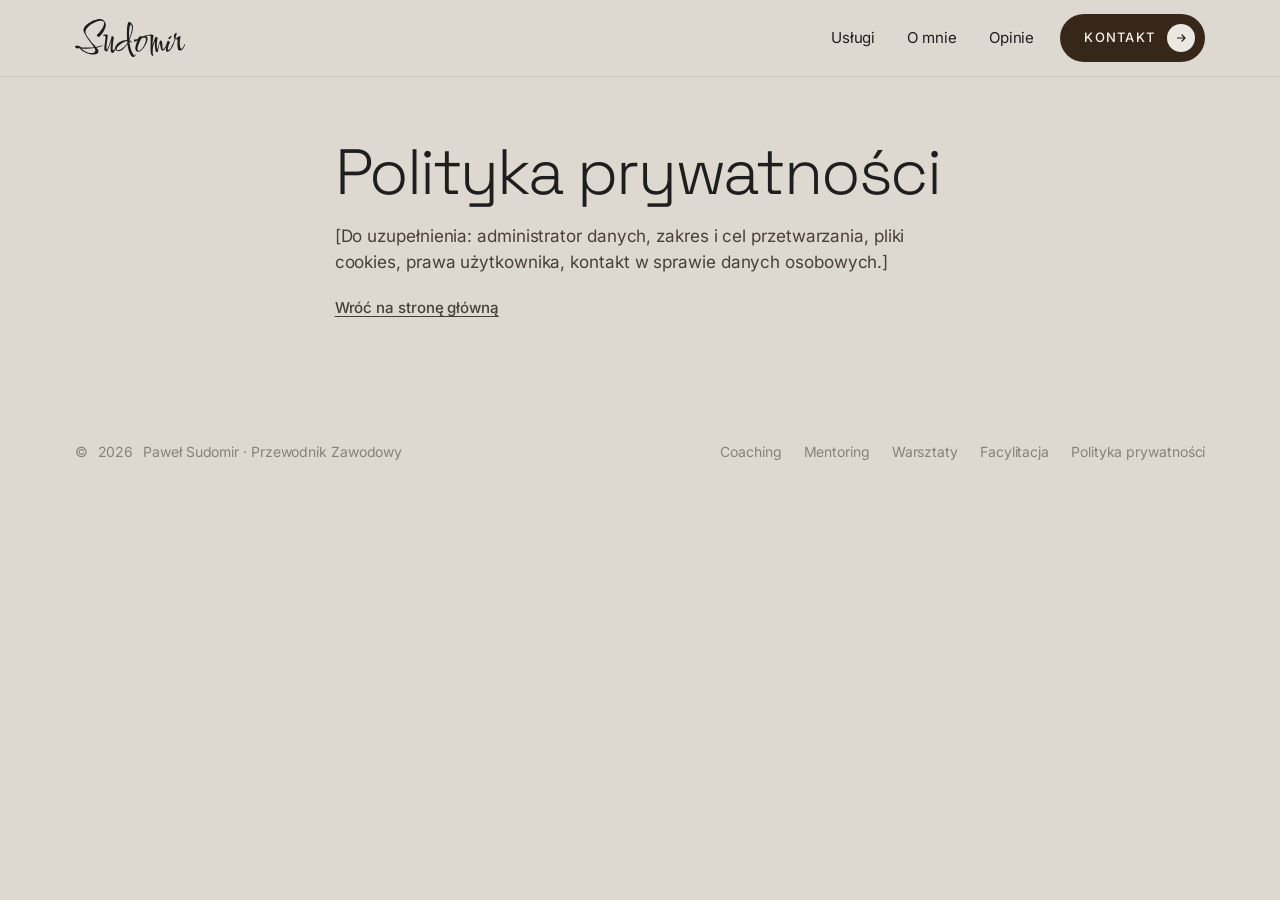
<file: polityka-prywatnosci.html>
<!DOCTYPE html>
<html lang="pl">
<head>
<meta charset="utf-8">
<meta name="viewport" content="width=device-width, initial-scale=1, viewport-fit=cover">
<title>Polityka prywatności — Paweł Sudomir</title>
<meta name="description" content="Polityka prywatności strony Pawła Sudomira.">
<link rel="canonical" href="https://przewodnikzawodowy.pl/polityka-prywatnosci.html">
<meta property="og:type" content="website">
<meta property="og:title" content="Polityka prywatności — Paweł Sudomir">
<meta property="og:description" content="Polityka prywatności strony Pawła Sudomira.">
<meta property="og:image" content="https://przewodnikzawodowy.pl/assets/img/hero-szeroki.jpg">
<meta name="theme-color" content="#DED9D0">
<link rel="icon" href="assets/img/favicon.svg" type="image/svg+xml">
<link rel="preload" href="assets/fonts/inter-latin-wght-normal.woff2" as="font" type="font/woff2" crossorigin>
<link rel="preload" href="assets/fonts/space-grotesk-latin-wght-normal.woff2" as="font" type="font/woff2" crossorigin>
<link rel="stylesheet" href="assets/css/style.css">
<script defer src="assets/js/main.js"></script>
</head>
<body>
<a class="skip" href="#main">Przejdź do treści</a>
<header class="header is-solid" data-solid="1">
  <div class="container">
    <a class="brand" href="index.html" aria-label="Paweł Sudomir — strona główna"><svg class="logo-svg" viewBox="0 0 314 108" fill="none" xmlns="http://www.w3.org/2000/svg" aria-hidden="true"><path d="M298.62 89.88C295.66 89.88 293.66 88.24 292.62 84.96C291.58 81.6 291.06 77.48 291.06 72.6C291.06 69.96 291.14 67.4 291.3 64.92C291.46 62.36 291.58 60.24 291.66 58.56C290.38 58.4 289.14 58.16 287.94 57.84C286.82 57.44 285.94 57.04 285.3 56.64C285.22 57.2 284.9 58.36 284.34 60.12C283.78 61.8 283.1 63.76 282.3 66C281.58 68.24 280.78 70.44 279.9 72.6C279.02 74.76 278.18 76.56 277.38 78C276.58 79.36 275.86 80.04 275.22 80.04C274.9 80.04 274.74 79.8 274.74 79.32C274.74 78.68 275.02 77.8 275.58 76.68C277.18 73.4 278.62 70.04 279.9 66.6C281.18 63.16 282.34 59.6 283.38 55.92C282.58 55.6 281.98 55.04 281.58 54.24C281.26 53.36 281.1 52.4 281.1 51.36C281.1 48.48 281.5 46.12 282.3 44.28C283.18 42.44 284.14 41.08 285.18 40.2C286.22 39.24 287.02 38.76 287.58 38.76C288.54 38.76 289.02 39.56 289.02 41.16C289.02 41.96 288.82 43.2 288.42 44.88C288.02 46.48 287.54 48.16 286.98 49.92C286.42 51.6 285.94 52.96 285.54 54C285.54 54 285.78 54.16 286.26 54.48C286.74 54.8 287.26 54.96 287.82 54.96C288.62 54.96 289.38 54.48 290.1 53.52C290.9 52.48 291.82 51.48 292.86 50.52C293.98 49.48 295.38 48.96 297.06 48.96C297.94 48.96 298.7 49.08 299.34 49.32C299.98 49.48 300.3 49.8 300.3 50.28V50.64C299.5 52.64 298.9 55.28 298.5 58.56C298.1 61.76 297.9 65 297.9 68.28C297.9 71.16 298.06 73.88 298.38 76.44C298.7 78.92 299.18 80.92 299.82 82.44C300.54 83.96 301.38 84.72 302.34 84.72C303.3 84.72 304.22 84.2 305.1 83.16C305.98 82.12 306.74 81 307.38 79.8C308.1 78.6 308.58 77.72 308.82 77.16C310.5 74.04 311.54 72.04 311.94 71.16C312.34 70.2 312.86 69.72 313.5 69.72C313.74 69.72 313.86 69.88 313.86 70.2C313.86 70.36 313.78 70.76 313.62 71.4C312.66 74.04 311.46 76.8 310.02 79.68C308.66 82.48 307.02 84.88 305.1 86.88C303.18 88.88 301.02 89.88 298.62 89.88Z" fill="currentColor"/><path d="M268.925 57C268.445 57 267.925 56.92 267.365 56.76C266.885 56.52 266.405 56.28 265.925 56.04C265.605 55.8 265.445 55.48 265.445 55.08C265.445 54.36 265.885 53.48 266.765 52.44C267.645 51.32 268.765 50.36 270.125 49.56C271.485 48.76 272.805 48.36 274.085 48.36C274.805 48.36 275.165 48.56 275.165 48.96C275.165 49.28 274.805 49.68 274.085 50.16C273.205 50.8 272.565 51.68 272.165 52.8C271.765 53.92 271.365 54.92 270.965 55.8C270.565 56.6 269.885 57 268.925 57ZM262.445 93.24C260.925 93.24 259.885 92.76 259.325 91.8C258.765 90.84 258.485 89.36 258.485 87.36C258.485 86.32 258.525 85.2 258.605 84C258.685 82.8 258.845 81.44 259.085 79.92C259.805 74.48 260.605 70.16 261.485 66.96C262.365 63.68 263.485 62.04 264.845 62.04C265.965 62.04 266.965 62.68 267.845 63.96C268.725 65.24 269.325 66.16 269.645 66.72C269.085 67.76 268.325 69.44 267.365 71.76C266.485 74.08 265.685 76.52 264.965 79.08C264.245 81.64 263.885 83.88 263.885 85.8C263.885 87.72 264.325 88.68 265.205 88.68C265.925 88.68 266.725 88.28 267.605 87.48C268.565 86.68 269.445 85.8 270.245 84.84C271.125 83.88 271.685 83.2 271.925 82.8C274.645 78.72 276.365 75.6 277.085 73.44C277.885 71.28 278.645 70.2 279.365 70.2C279.685 70.2 279.845 70.44 279.845 70.92C279.845 71.24 279.765 71.6 279.605 72C279.525 72.32 279.405 72.76 279.245 73.32C278.765 74.6 278.005 76.36 276.965 78.6C275.925 80.76 274.645 82.96 273.125 85.2C271.685 87.44 270.045 89.36 268.205 90.96C266.445 92.48 264.525 93.24 262.445 93.24Z" fill="currentColor"/><path d="M221.994 105.24C221.354 105.24 220.314 104.64 218.874 103.44C217.434 102.32 216.514 101 216.114 99.48C215.554 97.48 215.194 94.84 215.034 91.56C214.874 88.28 214.794 84.72 214.794 80.88C214.794 76.8 214.834 72.64 214.914 68.4C214.994 64.08 215.034 60.12 215.034 56.52C215.034 54.76 215.034 53.16 215.034 51.72C215.034 50.2 214.954 48.88 214.794 47.76C214.634 47.6 214.154 47.48 213.354 47.4C212.634 47.24 211.914 47.12 211.194 47.04C210.554 46.88 210.234 46.8 210.234 46.8C210.234 46.64 210.834 46.28 212.034 45.72C213.314 45.08 215.114 44.76 217.434 44.76C219.754 44.76 221.274 45.2 221.994 46.08C222.714 46.96 223.074 47.72 223.074 48.36C223.074 48.6 223.074 48.84 223.074 49.08C223.074 49.32 223.034 49.56 222.954 49.8C222.314 52.92 221.834 55.76 221.514 58.32C221.194 60.8 220.954 63.36 220.794 66C220.634 68.56 220.514 71.56 220.434 75C220.514 74.76 220.874 73.52 221.514 71.28C222.234 68.96 223.394 65.36 224.994 60.48C226.274 56.4 227.314 53.76 228.114 52.56C228.914 51.28 229.594 50.6 230.154 50.52C230.314 50.6 230.754 50.76 231.474 51C232.194 51.24 232.914 51.64 233.634 52.2C234.354 52.68 234.714 53.32 234.714 54.12V54.36C234.154 57.32 233.634 60.68 233.154 64.44C232.754 68.2 232.554 71.84 232.554 75.36C232.554 77.6 232.634 79.68 232.794 81.6C233.034 83.52 233.434 85.08 233.994 86.28C233.994 85.96 234.234 84.92 234.714 83.16C235.274 81.4 235.914 79.4 236.634 77.16C237.354 74.84 238.034 72.64 238.674 70.56C239.314 68.48 239.794 66.92 240.114 65.88C240.754 63.96 241.314 62.68 241.794 62.04C242.354 61.4 243.114 61.08 244.074 61.08C245.434 61.08 246.394 61.92 246.954 63.6C247.594 65.2 247.994 67.2 248.154 69.6C248.314 72 248.434 74.4 248.514 76.8C248.594 79.2 248.754 81.24 248.994 82.92C249.314 84.52 249.914 85.32 250.794 85.32C251.834 85.32 252.914 84.56 254.034 83.04C255.154 81.44 256.234 79.6 257.274 77.52C258.394 75.44 259.394 73.64 260.274 72.12C261.154 70.52 261.834 69.72 262.314 69.72C262.554 69.72 262.674 69.92 262.674 70.32C262.674 70.64 262.554 71.16 262.314 71.88C261.194 74.6 259.994 77.32 258.714 80.04C257.434 82.76 256.114 85.04 254.754 86.88C253.394 88.72 251.954 89.64 250.434 89.64C248.514 89.64 246.994 89.08 245.874 87.96C245.074 87.24 244.434 85.92 243.954 84C243.474 82 243.074 79.92 242.754 77.76C242.434 75.6 242.114 73.76 241.794 72.24C241.554 70.64 241.274 69.84 240.954 69.84C240.714 69.84 240.354 70.56 239.874 72C239.474 73.36 239.034 75.08 238.554 77.16C238.074 79.24 237.594 81.36 237.114 83.52C236.714 85.6 236.354 87.44 236.034 89.04C235.794 90.64 235.674 91.64 235.674 92.04C235.674 93 235.234 93.56 234.354 93.72C233.554 93.88 232.514 93.96 231.234 93.96C230.674 93.96 230.114 93.08 229.554 91.32C228.994 89.48 228.474 87.16 227.994 84.36C227.594 81.48 227.274 78.44 227.034 75.24C226.794 72.04 226.674 69.08 226.674 66.36C226.674 65.48 226.674 64.68 226.674 63.96C226.674 63.16 226.714 62.44 226.794 61.8C225.514 65.48 224.194 69.96 222.834 75.24C221.474 80.44 220.794 86.08 220.794 92.16C220.794 94.64 220.914 96.96 221.154 99.12C221.394 101.28 221.794 102.96 222.354 104.16C222.434 104.32 222.474 104.52 222.474 104.76C222.474 105.08 222.314 105.24 221.994 105.24Z" fill="currentColor"/><path d="M179.797 92.76C176.917 92.76 174.797 91.84 173.437 90C172.077 88.08 171.397 85.76 171.397 83.04C171.397 80.16 172.077 76.64 173.437 72.48C174.797 68.32 176.237 64.4 177.757 60.72C176.397 61.6 174.997 62.4 173.557 63.12C172.117 63.84 170.837 64.2 169.717 64.2C168.917 64.2 168.317 64 167.917 63.6C167.597 63.2 167.437 62.76 167.437 62.28C167.437 61.88 167.557 61.28 167.797 60.48C168.037 59.68 168.437 58.92 168.997 58.2C169.637 57.48 170.397 57.12 171.277 57.12C171.597 57.12 171.757 57.24 171.757 57.48C171.757 57.56 171.717 57.64 171.637 57.72C171.637 57.72 171.637 57.76 171.637 57.84C171.557 58 171.517 58.16 171.517 58.32C171.517 58.64 171.717 58.8 172.117 58.8C172.357 58.8 172.637 58.76 172.957 58.68C173.357 58.6 173.757 58.44 174.157 58.2C174.957 57.8 175.877 57.32 176.917 56.76C177.957 56.12 179.117 55.48 180.397 54.84L182.197 51.24C182.677 50.36 183.237 49.76 183.877 49.44C184.517 49.04 185.117 48.84 185.677 48.84C186.557 48.84 187.317 49 187.957 49.32C188.677 49.56 189.317 49.88 189.877 50.28C190.757 49.88 191.677 49.52 192.637 49.2C193.677 48.8 194.677 48.52 195.637 48.36C198.677 47.24 201.837 46.36 205.117 45.72C208.397 45 211.637 44.64 214.837 44.64C216.597 44.64 218.397 44.88 220.237 45.36C222.077 45.84 222.997 46.6 222.997 47.64C222.997 47.96 222.677 48.12 222.037 48.12C220.757 48.12 219.277 47.96 217.597 47.64C215.997 47.32 214.397 47.16 212.797 47.16C210.797 47.16 208.877 47.28 207.037 47.52C205.197 47.68 203.477 47.96 201.877 48.36C203.157 48.92 204.197 49.88 204.997 51.24C205.877 52.6 206.317 54.32 206.317 56.4C206.317 58.64 205.757 61.32 204.637 64.44C203.597 67.56 202.157 70.76 200.317 74.04C198.557 77.32 196.517 80.4 194.197 83.28C191.877 86.08 189.477 88.36 186.997 90.12C184.517 91.88 182.117 92.76 179.797 92.76ZM181.117 90.24C182.797 90.24 184.517 89.48 186.277 87.96C188.117 86.44 189.917 84.52 191.677 82.2C193.437 79.88 194.997 77.48 196.357 75C196.997 73.88 197.717 72.36 198.517 70.44C199.397 68.52 200.117 66.48 200.677 64.32C201.317 62.16 201.637 60.2 201.637 58.44C201.637 56.84 201.277 55.52 200.557 54.48C199.917 53.36 198.677 52.8 196.837 52.8C195.957 52.8 194.837 53.04 193.477 53.52C192.117 54 190.677 54.56 189.157 55.2C188.837 55.52 188.517 55.88 188.197 56.28C187.957 56.6 187.757 56.96 187.597 57.36C186.077 60.16 184.557 63.28 183.037 66.72C181.517 70.08 180.237 73.36 179.197 76.56C178.237 79.76 177.757 82.56 177.757 84.96C177.757 88.48 178.877 90.24 181.117 90.24Z" fill="currentColor"/><path d="M165.978 107.88C163.178 107.88 160.698 106.16 158.538 102.72C155.978 98.72 153.938 94 152.418 88.56C150.898 83.12 149.738 77.24 148.938 70.92C147.578 73.08 145.978 75.36 144.138 77.76C142.298 80.16 140.258 82.44 138.018 84.6C135.778 86.68 133.458 88.4 131.058 89.76C128.658 91.04 126.218 91.68 123.738 91.68C121.418 91.68 119.578 91.28 118.218 90.48C116.938 89.68 115.978 88.76 115.338 87.72C114.778 86.6 114.418 85.56 114.258 84.6C114.178 83.64 114.138 82.96 114.138 82.56C114.138 80.32 114.938 77.88 116.538 75.24C118.218 72.6 120.538 70.12 123.498 67.8C126.538 65.4 130.098 63.44 134.178 61.92C138.338 60.4 142.858 59.64 147.738 59.64H147.858C147.698 56.68 147.578 53.68 147.498 50.64C147.418 47.6 147.378 44.52 147.378 41.4C147.378 37.16 147.498 32.96 147.738 28.8C147.978 24.64 148.378 20.88 148.938 17.52C149.578 14.08 150.418 11.4 151.458 9.47997C151.938 8.67997 152.658 8.27997 153.618 8.27997C155.698 8.27997 157.578 9.07997 159.258 10.68C160.938 12.2 162.298 14.04 163.338 16.2C164.378 18.36 164.898 20.44 164.898 22.44C164.898 28.28 163.858 34.32 161.778 40.56C159.698 46.8 157.258 53.36 154.458 60.24V60.6L156.138 61.2C157.738 62 159.058 63 160.098 64.2C161.218 65.32 161.778 66.32 161.778 67.2C161.778 67.52 161.658 67.68 161.418 67.68C161.178 67.68 160.938 67.48 160.698 67.08C158.698 65.32 156.698 64.2 154.698 63.72C155.338 70.44 156.378 76.64 157.818 82.32C159.258 87.92 161.138 92.8 163.458 96.96C164.818 99.44 165.938 101.12 166.818 102C167.698 102.96 168.458 103.44 169.098 103.44C169.738 103.44 170.298 103.04 170.778 102.24C171.338 101.52 171.778 101.16 172.098 101.16C172.338 101.16 172.458 101.4 172.458 101.88V102.36C172.298 102.76 171.978 103.4 171.498 104.28C171.018 105.16 170.338 105.96 169.458 106.68C168.578 107.48 167.418 107.88 165.978 107.88ZM154.098 55.92C155.778 51.6 157.138 47.72 158.178 44.28C159.218 40.84 160.138 37.12 160.938 33.12C161.178 31.84 161.378 30.52 161.538 29.16C161.698 27.72 161.778 26.36 161.778 25.08C161.778 22.76 161.538 20.72 161.058 18.96C160.658 17.2 159.978 16.16 159.018 15.84C157.578 17.04 156.458 19.04 155.658 21.84C154.938 24.56 154.418 27.72 154.098 31.32C153.858 34.84 153.738 38.4 153.738 42C153.738 46.8 153.858 51.44 154.098 55.92ZM122.418 88.8C124.418 88.8 126.618 88.16 129.018 86.88C131.498 85.52 133.938 83.8 136.338 81.72C138.818 79.64 141.098 77.4 143.178 75C145.338 72.52 147.138 70.16 148.578 67.92L148.098 62.88C146.018 62.96 143.658 63.56 141.018 64.68C138.458 65.8 135.818 67.2 133.098 68.88C130.458 70.56 128.018 72.4 125.778 74.4C123.538 76.32 121.698 78.24 120.258 80.16C118.898 82 118.218 83.68 118.218 85.2C118.218 86.64 118.978 87.76 120.498 88.56C120.818 88.64 121.138 88.72 121.458 88.8C121.778 88.8 122.098 88.8 122.418 88.8Z" fill="currentColor"/><path d="M107.067 96.36C105.707 96.36 104.387 95.72 103.107 94.44C101.907 93.08 101.307 91.36 101.307 89.28C101.307 85.36 101.427 81.48 101.667 77.64C101.987 73.72 102.307 70.24 102.627 67.2C103.027 64.08 103.307 61.8 103.467 60.36C102.667 63.72 101.667 67.08 100.467 70.44C99.2672 73.8 98.0672 76.96 96.8672 79.92C95.6672 82.8 94.6272 85.24 93.7472 87.24C92.8672 89.16 92.3472 90.4 92.1872 90.96C91.8672 91.84 91.1872 92.28 90.1472 92.28C89.3472 92.28 88.4272 92.04 87.3872 91.56C86.3472 91.08 85.4272 90.52 84.6272 89.88C83.9072 89.16 83.5072 88.56 83.4272 88.08C83.3472 87.68 83.3072 87.24 83.3072 86.76C83.3072 86.2 83.3072 85.64 83.3072 85.08C83.3072 81.4 83.5472 77.88 84.0272 74.52C84.5072 71.08 84.9472 67.68 85.3472 64.32C85.5072 62.8 85.7472 61.04 86.0672 59.04C86.3872 57.04 86.5472 55.12 86.5472 53.28C86.5472 52.48 86.5072 51.72 86.4272 51C86.3472 50.2 86.1872 49.52 85.9472 48.96C85.6272 48.32 84.8272 47.84 83.5472 47.52C82.2672 47.12 81.1872 46.92 80.3072 46.92C79.3472 46.92 78.8672 46.68 78.8672 46.2C78.8672 45.32 79.7072 44.8 81.3872 44.64C82.9072 44.48 84.3072 44.32 85.5872 44.16C86.8672 43.92 88.1072 43.8 89.3072 43.8C90.4272 43.8 91.3072 43.92 91.9472 44.16C92.6672 44.4 93.0272 44.84 93.0272 45.48C93.0272 48.52 92.7472 52.2 92.1872 56.52C91.6272 60.76 91.0272 65.12 90.3872 69.6C89.8272 74.08 89.5472 78.12 89.5472 81.72C89.5472 82.84 89.5872 83.92 89.6672 84.96C89.7472 85.92 89.9872 86.4 90.3872 86.4C90.9472 86.4 91.7072 85.52 92.6672 83.76C93.6272 81.92 94.6672 79.48 95.7872 76.44C96.9872 73.4 98.1472 70.16 99.2672 66.72C100.387 63.2 101.387 59.84 102.267 56.64C103.147 53.44 103.827 50.76 104.307 48.6C104.387 48.2 104.707 48 105.267 48C106.147 48 107.107 48.48 108.147 49.44C109.267 50.32 110.067 51.32 110.547 52.44C110.307 53.4 109.987 55.16 109.587 57.72C109.187 60.28 108.787 63.16 108.387 66.36C107.987 69.56 107.667 72.72 107.427 75.84C107.187 78.88 107.067 81.44 107.067 83.52C107.067 86 107.307 87.48 107.787 87.96C108.347 88.36 108.907 88.56 109.467 88.56C110.107 88.56 110.827 88 111.627 86.88C112.507 85.76 113.387 84.36 114.267 82.68C115.147 81 116.027 79.36 116.907 77.76C117.787 76.08 118.547 74.68 119.187 73.56C119.907 72.44 120.467 71.88 120.867 71.88C121.187 71.88 121.347 72.08 121.347 72.48C121.347 72.72 121.227 73.16 120.987 73.8C120.667 74.6 120.107 75.92 119.307 77.76C118.587 79.52 117.707 81.48 116.667 83.64C115.627 85.72 114.547 87.72 113.427 89.64C112.307 91.56 111.187 93.16 110.067 94.44C108.947 95.72 107.947 96.36 107.067 96.36Z" fill="currentColor"/><path d="M52.8 100.8C49.36 100.8 45.68 100.32 41.76 99.36C37.84 98.48 34 97.24 30.24 95.64C26.56 93.96 23.24 92.08 20.28 90C17.4 87.92 15.24 85.68 13.8 83.28C13.16 83.28 12.44 83.32 11.64 83.4C10.84 83.48 10 83.52 9.12 83.52C8.16 83.52 6.96 83.36 5.52 83.04C4.08 82.72 2.8 82.16 1.68 81.36C0.56 80.56 0 79.48 0 78.12C0 77.48 0.44 76.92 1.32 76.44C2.28 75.96 4.04 75.72 6.6 75.72C11.56 75.72 15 77.24 16.92 80.28C19.56 80.6 22.36 80.84 25.32 81C28.28 81.16 31.32 81.24 34.44 81.24C37.64 81.24 40.84 81.16 44.04 81C47.32 80.84 50.56 80.56 53.76 80.16C52 77.36 50 74.56 47.76 71.76C45.6 68.96 43.88 66.68 42.6 64.92C39.64 60.92 36.72 56.8 33.84 52.56C30.96 48.24 28.2 43.36 25.56 37.92C24.52 35.84 24 33.72 24 31.56C24 28.36 25 25.36 27 22.56C29 19.68 31.52 17.04 34.56 14.64C37.6 12.24 40.8 10.16 44.16 8.4C47.6 6.56 50.68 5.04 53.4 3.84C56.28 2.64 59.2 1.72 62.16 1.08C65.12 0.36 67.96 0 70.68 0C72.28 0 73.8 0.120001 75.24 0.360003C77.24 0.680003 79.16 1.76 81 3.6C82.92 5.36 84.52 7.48 85.8 9.96C87.08 12.36 87.72 14.76 87.72 17.16C87.72 19.4 87.16 22 86.04 24.96C85 27.84 83.64 30.8 81.96 33.84C80.28 36.8 78.48 39.6 76.56 42.24C74.64 44.8 72.84 46.88 71.16 48.48C69.56 50.08 68.28 50.88 67.32 50.88C65.96 50.88 64.72 50.16 63.6 48.72C62.56 47.28 62.04 46.16 62.04 45.36C62.04 44.88 62.16 44.6 62.4 44.52C64.56 42.92 66.84 40.76 69.24 38.04C71.64 35.32 73.84 32.4 75.84 29.28C77.92 26.08 79.6 22.96 80.88 19.92C82.24 16.8 82.92 14.12 82.92 11.88C82.92 9.32 81.96 7.6 80.04 6.72C78.2 5.76 75.88 5.28 73.08 5.28C70.44 5.28 67.64 5.72 64.68 6.6C61.72 7.4 59.12 8.36 56.88 9.48C49.6 13.08 44 16.56 40.08 19.92C36.16 23.2 33.44 26.28 31.92 29.16C30.48 32.04 29.76 34.68 29.76 37.08C29.76 39.56 30.96 42.88 33.36 47.04C35.76 51.12 39.84 56.64 45.6 63.6C47.76 66.24 50.08 68.92 52.56 71.64C55.12 74.28 57.44 76.84 59.52 79.32C63.28 78.68 66.76 77.88 69.96 76.92C73.24 75.96 76.12 74.84 78.6 73.56C78.68 73.48 78.8 73.44 78.96 73.44C79.2 73.44 79.32 73.56 79.32 73.8C79.32 74.44 79.04 74.92 78.48 75.24C76.72 76.52 74.36 77.68 71.4 78.72C68.44 79.76 65.08 80.68 61.32 81.48C62.92 83.4 64.2 85.24 65.16 87C66.12 88.68 66.6 90.2 66.6 91.56C66.6 94.84 65.28 97.2 62.64 98.64C60.08 100.08 56.8 100.8 52.8 100.8ZM46.92 96.6C50.04 96.6 52.6 96.04 54.6 94.92C56.68 93.8 57.72 92.08 57.72 89.76C57.72 88.8 57.48 87.72 57 86.52C56.52 85.24 55.88 83.92 55.08 82.56C47.64 83.68 39.96 84.24 32.04 84.24C27.4 84.24 22.96 84 18.72 83.52C20.64 86.08 23.16 88.36 26.28 90.36C29.48 92.36 32.88 93.92 36.48 95.04C40.16 96.08 43.64 96.6 46.92 96.6Z" fill="currentColor"/></svg></a>
    <nav class="nav" aria-label="Główna nawigacja">
      <a href="index.html#uslugi">Usługi</a>
      <a href="index.html#o-mnie">O mnie</a>
      <a href="index.html#opinie">Opinie</a>
      <a class="btn" href="index.html#kontakt">Kontakt <span class="ic"><svg viewBox="0 0 24 24" fill="none" stroke="currentColor" stroke-width="2" aria-hidden="true"><path d="M5 12h14M13 6l6 6-6 6"/></svg></span></a>
    </nav>
    <button class="burger" aria-label="Otwórz menu" aria-expanded="false" aria-controls="mobile-menu"><span></span><span></span></button>
  </div>
</header>
<div class="mobile-menu" id="mobile-menu" aria-hidden="true">
  <nav aria-label="Menu mobilne">
    <a href="index.html#uslugi">Usługi</a>
    <a href="index.html#o-mnie">O mnie</a>
    <a href="index.html#opinie">Opinie</a>
    <a href="index.html#kontakt">Kontakt</a>
  </nav>
  <div class="mm-contact"><a href="tel:+48518941857">518 941 857</a><a href="mailto:pawel@przewodnikzawodowy.pl">pawel@przewodnikzawodowy.pl</a></div>
</div>
<main id="main" class="container legal">
  <h1>Polityka prywatności</h1>
  <p>[Do uzupełnienia: administrator danych, zakres i cel przetwarzania, pliki cookies, prawa użytkownika, kontakt w sprawie danych osobowych.]</p>
  <p><a class="link-more" href="index.html">Wróć na stronę główną</a></p>
</main>
<footer class="footer">
  <div class="container">
    <span>© <span data-year>2026</span> Paweł Sudomir · Przewodnik Zawodowy</span>
    <nav aria-label="Stopka"><a href="uslugi/coaching.html">Coaching</a><a href="uslugi/mentoring.html">Mentoring</a><a href="uslugi/warsztaty.html">Warsztaty</a><a href="uslugi/facylitacja.html">Facylitacja</a><a href="polityka-prywatnosci.html">Polityka prywatności</a></nav>
  </div>
</footer>
</body>
</html>
</file>
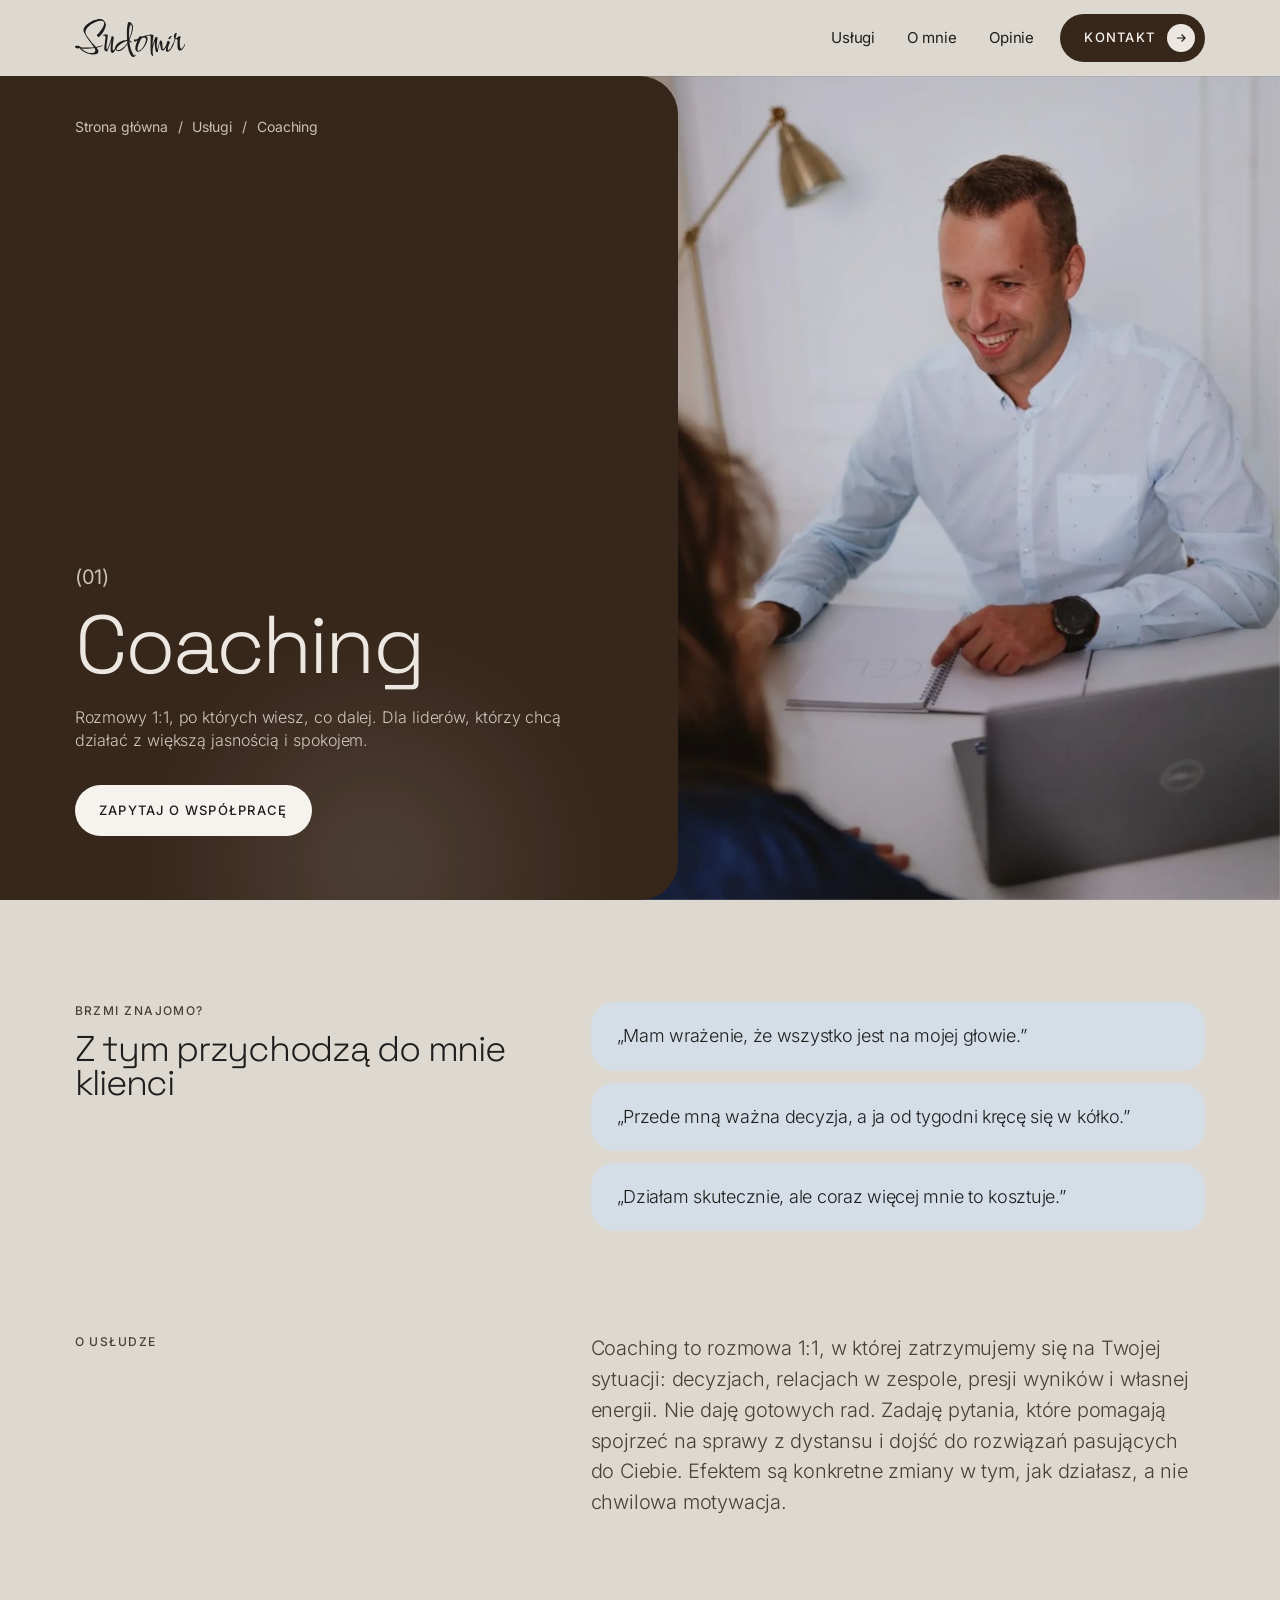
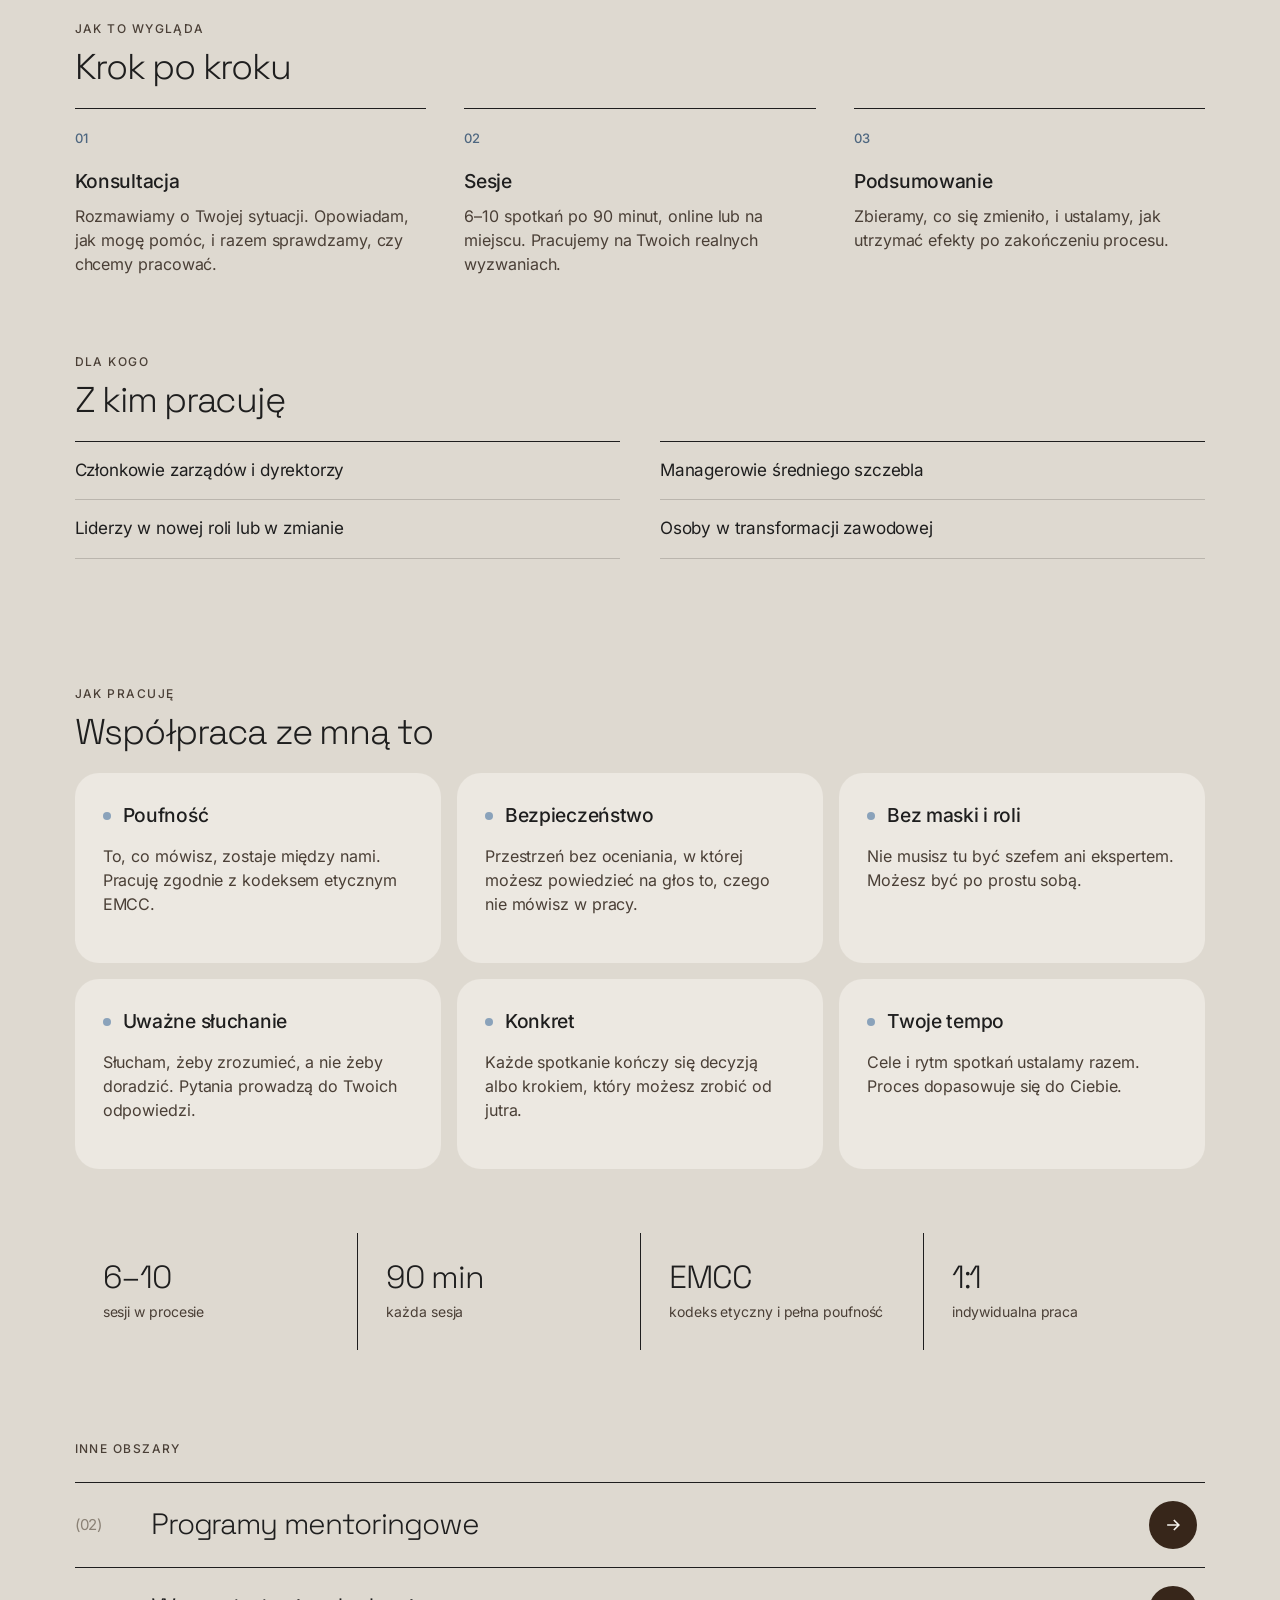
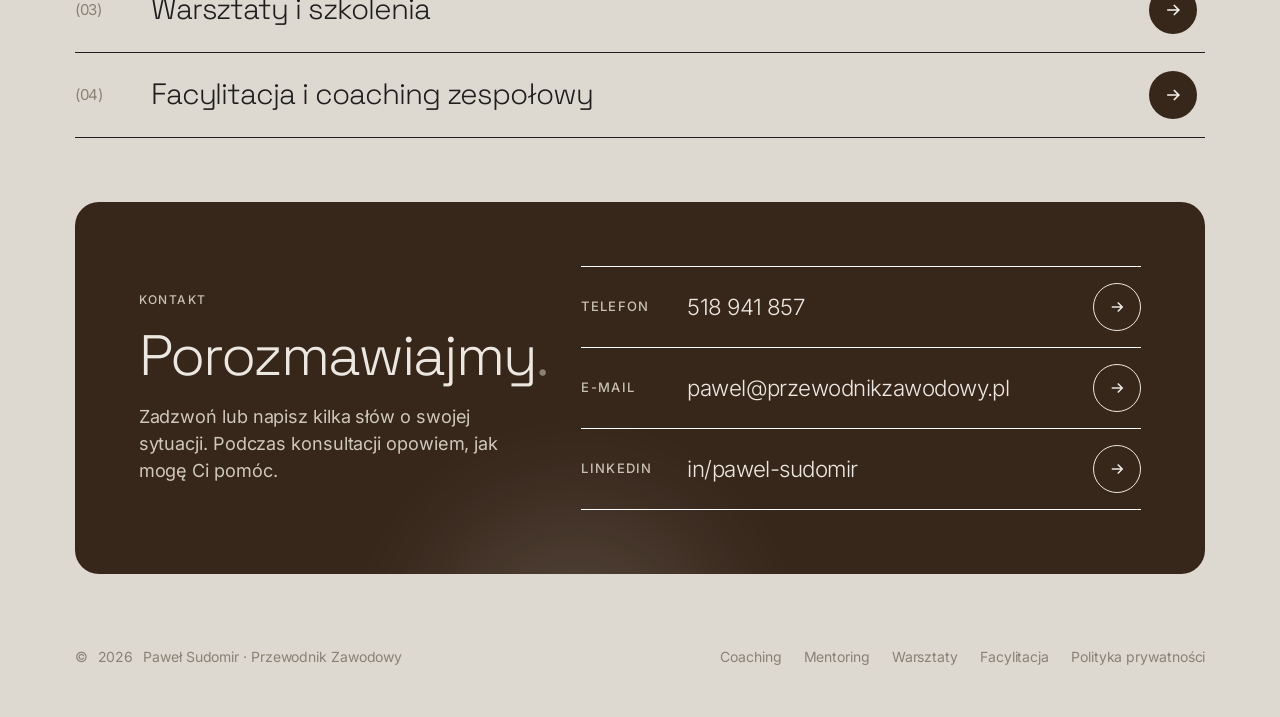
<file: uslugi/coaching.html>
<!DOCTYPE html>
<html lang="pl">
<head>
<meta charset="utf-8">
<meta name="viewport" content="width=device-width, initial-scale=1, viewport-fit=cover">
<title>Coaching — Paweł Sudomir</title>
<meta name="description" content="Rozmowy 1:1, po których wiesz, co dalej. Dla liderów, którzy chcą działać z większą jasnością i spokojem.">
<link rel="canonical" href="https://przewodnikzawodowy.pl/uslugi/coaching.html">
<meta property="og:type" content="website">
<meta property="og:title" content="Coaching — Paweł Sudomir">
<meta property="og:description" content="Rozmowy 1:1, po których wiesz, co dalej. Dla liderów, którzy chcą działać z większą jasnością i spokojem.">
<meta property="og:image" content="https://przewodnikzawodowy.pl/assets/img/hero-szeroki.jpg">
<meta name="theme-color" content="#DED9D0">
<link rel="icon" href="../assets/img/favicon.svg" type="image/svg+xml">
<link rel="preload" href="../assets/fonts/inter-latin-wght-normal.woff2" as="font" type="font/woff2" crossorigin>
<link rel="preload" href="../assets/fonts/space-grotesk-latin-wght-normal.woff2" as="font" type="font/woff2" crossorigin>
<link rel="stylesheet" href="../assets/css/style.css">
<script defer src="../assets/js/main.js"></script>
</head>
<body>
<a class="skip" href="#main">Przejdź do treści</a>
<header class="header is-solid" data-solid="1">
  <div class="container">
    <a class="brand" href="../index.html" aria-label="Paweł Sudomir — strona główna"><svg class="logo-svg" viewBox="0 0 314 108" fill="none" xmlns="http://www.w3.org/2000/svg" aria-hidden="true"><path d="M298.62 89.88C295.66 89.88 293.66 88.24 292.62 84.96C291.58 81.6 291.06 77.48 291.06 72.6C291.06 69.96 291.14 67.4 291.3 64.92C291.46 62.36 291.58 60.24 291.66 58.56C290.38 58.4 289.14 58.16 287.94 57.84C286.82 57.44 285.94 57.04 285.3 56.64C285.22 57.2 284.9 58.36 284.34 60.12C283.78 61.8 283.1 63.76 282.3 66C281.58 68.24 280.78 70.44 279.9 72.6C279.02 74.76 278.18 76.56 277.38 78C276.58 79.36 275.86 80.04 275.22 80.04C274.9 80.04 274.74 79.8 274.74 79.32C274.74 78.68 275.02 77.8 275.58 76.68C277.18 73.4 278.62 70.04 279.9 66.6C281.18 63.16 282.34 59.6 283.38 55.92C282.58 55.6 281.98 55.04 281.58 54.24C281.26 53.36 281.1 52.4 281.1 51.36C281.1 48.48 281.5 46.12 282.3 44.28C283.18 42.44 284.14 41.08 285.18 40.2C286.22 39.24 287.02 38.76 287.58 38.76C288.54 38.76 289.02 39.56 289.02 41.16C289.02 41.96 288.82 43.2 288.42 44.88C288.02 46.48 287.54 48.16 286.98 49.92C286.42 51.6 285.94 52.96 285.54 54C285.54 54 285.78 54.16 286.26 54.48C286.74 54.8 287.26 54.96 287.82 54.96C288.62 54.96 289.38 54.48 290.1 53.52C290.9 52.48 291.82 51.48 292.86 50.52C293.98 49.48 295.38 48.96 297.06 48.96C297.94 48.96 298.7 49.08 299.34 49.32C299.98 49.48 300.3 49.8 300.3 50.28V50.64C299.5 52.64 298.9 55.28 298.5 58.56C298.1 61.76 297.9 65 297.9 68.28C297.9 71.16 298.06 73.88 298.38 76.44C298.7 78.92 299.18 80.92 299.82 82.44C300.54 83.96 301.38 84.72 302.34 84.72C303.3 84.72 304.22 84.2 305.1 83.16C305.98 82.12 306.74 81 307.38 79.8C308.1 78.6 308.58 77.72 308.82 77.16C310.5 74.04 311.54 72.04 311.94 71.16C312.34 70.2 312.86 69.72 313.5 69.72C313.74 69.72 313.86 69.88 313.86 70.2C313.86 70.36 313.78 70.76 313.62 71.4C312.66 74.04 311.46 76.8 310.02 79.68C308.66 82.48 307.02 84.88 305.1 86.88C303.18 88.88 301.02 89.88 298.62 89.88Z" fill="currentColor"/><path d="M268.925 57C268.445 57 267.925 56.92 267.365 56.76C266.885 56.52 266.405 56.28 265.925 56.04C265.605 55.8 265.445 55.48 265.445 55.08C265.445 54.36 265.885 53.48 266.765 52.44C267.645 51.32 268.765 50.36 270.125 49.56C271.485 48.76 272.805 48.36 274.085 48.36C274.805 48.36 275.165 48.56 275.165 48.96C275.165 49.28 274.805 49.68 274.085 50.16C273.205 50.8 272.565 51.68 272.165 52.8C271.765 53.92 271.365 54.92 270.965 55.8C270.565 56.6 269.885 57 268.925 57ZM262.445 93.24C260.925 93.24 259.885 92.76 259.325 91.8C258.765 90.84 258.485 89.36 258.485 87.36C258.485 86.32 258.525 85.2 258.605 84C258.685 82.8 258.845 81.44 259.085 79.92C259.805 74.48 260.605 70.16 261.485 66.96C262.365 63.68 263.485 62.04 264.845 62.04C265.965 62.04 266.965 62.68 267.845 63.96C268.725 65.24 269.325 66.16 269.645 66.72C269.085 67.76 268.325 69.44 267.365 71.76C266.485 74.08 265.685 76.52 264.965 79.08C264.245 81.64 263.885 83.88 263.885 85.8C263.885 87.72 264.325 88.68 265.205 88.68C265.925 88.68 266.725 88.28 267.605 87.48C268.565 86.68 269.445 85.8 270.245 84.84C271.125 83.88 271.685 83.2 271.925 82.8C274.645 78.72 276.365 75.6 277.085 73.44C277.885 71.28 278.645 70.2 279.365 70.2C279.685 70.2 279.845 70.44 279.845 70.92C279.845 71.24 279.765 71.6 279.605 72C279.525 72.32 279.405 72.76 279.245 73.32C278.765 74.6 278.005 76.36 276.965 78.6C275.925 80.76 274.645 82.96 273.125 85.2C271.685 87.44 270.045 89.36 268.205 90.96C266.445 92.48 264.525 93.24 262.445 93.24Z" fill="currentColor"/><path d="M221.994 105.24C221.354 105.24 220.314 104.64 218.874 103.44C217.434 102.32 216.514 101 216.114 99.48C215.554 97.48 215.194 94.84 215.034 91.56C214.874 88.28 214.794 84.72 214.794 80.88C214.794 76.8 214.834 72.64 214.914 68.4C214.994 64.08 215.034 60.12 215.034 56.52C215.034 54.76 215.034 53.16 215.034 51.72C215.034 50.2 214.954 48.88 214.794 47.76C214.634 47.6 214.154 47.48 213.354 47.4C212.634 47.24 211.914 47.12 211.194 47.04C210.554 46.88 210.234 46.8 210.234 46.8C210.234 46.64 210.834 46.28 212.034 45.72C213.314 45.08 215.114 44.76 217.434 44.76C219.754 44.76 221.274 45.2 221.994 46.08C222.714 46.96 223.074 47.72 223.074 48.36C223.074 48.6 223.074 48.84 223.074 49.08C223.074 49.32 223.034 49.56 222.954 49.8C222.314 52.92 221.834 55.76 221.514 58.32C221.194 60.8 220.954 63.36 220.794 66C220.634 68.56 220.514 71.56 220.434 75C220.514 74.76 220.874 73.52 221.514 71.28C222.234 68.96 223.394 65.36 224.994 60.48C226.274 56.4 227.314 53.76 228.114 52.56C228.914 51.28 229.594 50.6 230.154 50.52C230.314 50.6 230.754 50.76 231.474 51C232.194 51.24 232.914 51.64 233.634 52.2C234.354 52.68 234.714 53.32 234.714 54.12V54.36C234.154 57.32 233.634 60.68 233.154 64.44C232.754 68.2 232.554 71.84 232.554 75.36C232.554 77.6 232.634 79.68 232.794 81.6C233.034 83.52 233.434 85.08 233.994 86.28C233.994 85.96 234.234 84.92 234.714 83.16C235.274 81.4 235.914 79.4 236.634 77.16C237.354 74.84 238.034 72.64 238.674 70.56C239.314 68.48 239.794 66.92 240.114 65.88C240.754 63.96 241.314 62.68 241.794 62.04C242.354 61.4 243.114 61.08 244.074 61.08C245.434 61.08 246.394 61.92 246.954 63.6C247.594 65.2 247.994 67.2 248.154 69.6C248.314 72 248.434 74.4 248.514 76.8C248.594 79.2 248.754 81.24 248.994 82.92C249.314 84.52 249.914 85.32 250.794 85.32C251.834 85.32 252.914 84.56 254.034 83.04C255.154 81.44 256.234 79.6 257.274 77.52C258.394 75.44 259.394 73.64 260.274 72.12C261.154 70.52 261.834 69.72 262.314 69.72C262.554 69.72 262.674 69.92 262.674 70.32C262.674 70.64 262.554 71.16 262.314 71.88C261.194 74.6 259.994 77.32 258.714 80.04C257.434 82.76 256.114 85.04 254.754 86.88C253.394 88.72 251.954 89.64 250.434 89.64C248.514 89.64 246.994 89.08 245.874 87.96C245.074 87.24 244.434 85.92 243.954 84C243.474 82 243.074 79.92 242.754 77.76C242.434 75.6 242.114 73.76 241.794 72.24C241.554 70.64 241.274 69.84 240.954 69.84C240.714 69.84 240.354 70.56 239.874 72C239.474 73.36 239.034 75.08 238.554 77.16C238.074 79.24 237.594 81.36 237.114 83.52C236.714 85.6 236.354 87.44 236.034 89.04C235.794 90.64 235.674 91.64 235.674 92.04C235.674 93 235.234 93.56 234.354 93.72C233.554 93.88 232.514 93.96 231.234 93.96C230.674 93.96 230.114 93.08 229.554 91.32C228.994 89.48 228.474 87.16 227.994 84.36C227.594 81.48 227.274 78.44 227.034 75.24C226.794 72.04 226.674 69.08 226.674 66.36C226.674 65.48 226.674 64.68 226.674 63.96C226.674 63.16 226.714 62.44 226.794 61.8C225.514 65.48 224.194 69.96 222.834 75.24C221.474 80.44 220.794 86.08 220.794 92.16C220.794 94.64 220.914 96.96 221.154 99.12C221.394 101.28 221.794 102.96 222.354 104.16C222.434 104.32 222.474 104.52 222.474 104.76C222.474 105.08 222.314 105.24 221.994 105.24Z" fill="currentColor"/><path d="M179.797 92.76C176.917 92.76 174.797 91.84 173.437 90C172.077 88.08 171.397 85.76 171.397 83.04C171.397 80.16 172.077 76.64 173.437 72.48C174.797 68.32 176.237 64.4 177.757 60.72C176.397 61.6 174.997 62.4 173.557 63.12C172.117 63.84 170.837 64.2 169.717 64.2C168.917 64.2 168.317 64 167.917 63.6C167.597 63.2 167.437 62.76 167.437 62.28C167.437 61.88 167.557 61.28 167.797 60.48C168.037 59.68 168.437 58.92 168.997 58.2C169.637 57.48 170.397 57.12 171.277 57.12C171.597 57.12 171.757 57.24 171.757 57.48C171.757 57.56 171.717 57.64 171.637 57.72C171.637 57.72 171.637 57.76 171.637 57.84C171.557 58 171.517 58.16 171.517 58.32C171.517 58.64 171.717 58.8 172.117 58.8C172.357 58.8 172.637 58.76 172.957 58.68C173.357 58.6 173.757 58.44 174.157 58.2C174.957 57.8 175.877 57.32 176.917 56.76C177.957 56.12 179.117 55.48 180.397 54.84L182.197 51.24C182.677 50.36 183.237 49.76 183.877 49.44C184.517 49.04 185.117 48.84 185.677 48.84C186.557 48.84 187.317 49 187.957 49.32C188.677 49.56 189.317 49.88 189.877 50.28C190.757 49.88 191.677 49.52 192.637 49.2C193.677 48.8 194.677 48.52 195.637 48.36C198.677 47.24 201.837 46.36 205.117 45.72C208.397 45 211.637 44.64 214.837 44.64C216.597 44.64 218.397 44.88 220.237 45.36C222.077 45.84 222.997 46.6 222.997 47.64C222.997 47.96 222.677 48.12 222.037 48.12C220.757 48.12 219.277 47.96 217.597 47.64C215.997 47.32 214.397 47.16 212.797 47.16C210.797 47.16 208.877 47.28 207.037 47.52C205.197 47.68 203.477 47.96 201.877 48.36C203.157 48.92 204.197 49.88 204.997 51.24C205.877 52.6 206.317 54.32 206.317 56.4C206.317 58.64 205.757 61.32 204.637 64.44C203.597 67.56 202.157 70.76 200.317 74.04C198.557 77.32 196.517 80.4 194.197 83.28C191.877 86.08 189.477 88.36 186.997 90.12C184.517 91.88 182.117 92.76 179.797 92.76ZM181.117 90.24C182.797 90.24 184.517 89.48 186.277 87.96C188.117 86.44 189.917 84.52 191.677 82.2C193.437 79.88 194.997 77.48 196.357 75C196.997 73.88 197.717 72.36 198.517 70.44C199.397 68.52 200.117 66.48 200.677 64.32C201.317 62.16 201.637 60.2 201.637 58.44C201.637 56.84 201.277 55.52 200.557 54.48C199.917 53.36 198.677 52.8 196.837 52.8C195.957 52.8 194.837 53.04 193.477 53.52C192.117 54 190.677 54.56 189.157 55.2C188.837 55.52 188.517 55.88 188.197 56.28C187.957 56.6 187.757 56.96 187.597 57.36C186.077 60.16 184.557 63.28 183.037 66.72C181.517 70.08 180.237 73.36 179.197 76.56C178.237 79.76 177.757 82.56 177.757 84.96C177.757 88.48 178.877 90.24 181.117 90.24Z" fill="currentColor"/><path d="M165.978 107.88C163.178 107.88 160.698 106.16 158.538 102.72C155.978 98.72 153.938 94 152.418 88.56C150.898 83.12 149.738 77.24 148.938 70.92C147.578 73.08 145.978 75.36 144.138 77.76C142.298 80.16 140.258 82.44 138.018 84.6C135.778 86.68 133.458 88.4 131.058 89.76C128.658 91.04 126.218 91.68 123.738 91.68C121.418 91.68 119.578 91.28 118.218 90.48C116.938 89.68 115.978 88.76 115.338 87.72C114.778 86.6 114.418 85.56 114.258 84.6C114.178 83.64 114.138 82.96 114.138 82.56C114.138 80.32 114.938 77.88 116.538 75.24C118.218 72.6 120.538 70.12 123.498 67.8C126.538 65.4 130.098 63.44 134.178 61.92C138.338 60.4 142.858 59.64 147.738 59.64H147.858C147.698 56.68 147.578 53.68 147.498 50.64C147.418 47.6 147.378 44.52 147.378 41.4C147.378 37.16 147.498 32.96 147.738 28.8C147.978 24.64 148.378 20.88 148.938 17.52C149.578 14.08 150.418 11.4 151.458 9.47997C151.938 8.67997 152.658 8.27997 153.618 8.27997C155.698 8.27997 157.578 9.07997 159.258 10.68C160.938 12.2 162.298 14.04 163.338 16.2C164.378 18.36 164.898 20.44 164.898 22.44C164.898 28.28 163.858 34.32 161.778 40.56C159.698 46.8 157.258 53.36 154.458 60.24V60.6L156.138 61.2C157.738 62 159.058 63 160.098 64.2C161.218 65.32 161.778 66.32 161.778 67.2C161.778 67.52 161.658 67.68 161.418 67.68C161.178 67.68 160.938 67.48 160.698 67.08C158.698 65.32 156.698 64.2 154.698 63.72C155.338 70.44 156.378 76.64 157.818 82.32C159.258 87.92 161.138 92.8 163.458 96.96C164.818 99.44 165.938 101.12 166.818 102C167.698 102.96 168.458 103.44 169.098 103.44C169.738 103.44 170.298 103.04 170.778 102.24C171.338 101.52 171.778 101.16 172.098 101.16C172.338 101.16 172.458 101.4 172.458 101.88V102.36C172.298 102.76 171.978 103.4 171.498 104.28C171.018 105.16 170.338 105.96 169.458 106.68C168.578 107.48 167.418 107.88 165.978 107.88ZM154.098 55.92C155.778 51.6 157.138 47.72 158.178 44.28C159.218 40.84 160.138 37.12 160.938 33.12C161.178 31.84 161.378 30.52 161.538 29.16C161.698 27.72 161.778 26.36 161.778 25.08C161.778 22.76 161.538 20.72 161.058 18.96C160.658 17.2 159.978 16.16 159.018 15.84C157.578 17.04 156.458 19.04 155.658 21.84C154.938 24.56 154.418 27.72 154.098 31.32C153.858 34.84 153.738 38.4 153.738 42C153.738 46.8 153.858 51.44 154.098 55.92ZM122.418 88.8C124.418 88.8 126.618 88.16 129.018 86.88C131.498 85.52 133.938 83.8 136.338 81.72C138.818 79.64 141.098 77.4 143.178 75C145.338 72.52 147.138 70.16 148.578 67.92L148.098 62.88C146.018 62.96 143.658 63.56 141.018 64.68C138.458 65.8 135.818 67.2 133.098 68.88C130.458 70.56 128.018 72.4 125.778 74.4C123.538 76.32 121.698 78.24 120.258 80.16C118.898 82 118.218 83.68 118.218 85.2C118.218 86.64 118.978 87.76 120.498 88.56C120.818 88.64 121.138 88.72 121.458 88.8C121.778 88.8 122.098 88.8 122.418 88.8Z" fill="currentColor"/><path d="M107.067 96.36C105.707 96.36 104.387 95.72 103.107 94.44C101.907 93.08 101.307 91.36 101.307 89.28C101.307 85.36 101.427 81.48 101.667 77.64C101.987 73.72 102.307 70.24 102.627 67.2C103.027 64.08 103.307 61.8 103.467 60.36C102.667 63.72 101.667 67.08 100.467 70.44C99.2672 73.8 98.0672 76.96 96.8672 79.92C95.6672 82.8 94.6272 85.24 93.7472 87.24C92.8672 89.16 92.3472 90.4 92.1872 90.96C91.8672 91.84 91.1872 92.28 90.1472 92.28C89.3472 92.28 88.4272 92.04 87.3872 91.56C86.3472 91.08 85.4272 90.52 84.6272 89.88C83.9072 89.16 83.5072 88.56 83.4272 88.08C83.3472 87.68 83.3072 87.24 83.3072 86.76C83.3072 86.2 83.3072 85.64 83.3072 85.08C83.3072 81.4 83.5472 77.88 84.0272 74.52C84.5072 71.08 84.9472 67.68 85.3472 64.32C85.5072 62.8 85.7472 61.04 86.0672 59.04C86.3872 57.04 86.5472 55.12 86.5472 53.28C86.5472 52.48 86.5072 51.72 86.4272 51C86.3472 50.2 86.1872 49.52 85.9472 48.96C85.6272 48.32 84.8272 47.84 83.5472 47.52C82.2672 47.12 81.1872 46.92 80.3072 46.92C79.3472 46.92 78.8672 46.68 78.8672 46.2C78.8672 45.32 79.7072 44.8 81.3872 44.64C82.9072 44.48 84.3072 44.32 85.5872 44.16C86.8672 43.92 88.1072 43.8 89.3072 43.8C90.4272 43.8 91.3072 43.92 91.9472 44.16C92.6672 44.4 93.0272 44.84 93.0272 45.48C93.0272 48.52 92.7472 52.2 92.1872 56.52C91.6272 60.76 91.0272 65.12 90.3872 69.6C89.8272 74.08 89.5472 78.12 89.5472 81.72C89.5472 82.84 89.5872 83.92 89.6672 84.96C89.7472 85.92 89.9872 86.4 90.3872 86.4C90.9472 86.4 91.7072 85.52 92.6672 83.76C93.6272 81.92 94.6672 79.48 95.7872 76.44C96.9872 73.4 98.1472 70.16 99.2672 66.72C100.387 63.2 101.387 59.84 102.267 56.64C103.147 53.44 103.827 50.76 104.307 48.6C104.387 48.2 104.707 48 105.267 48C106.147 48 107.107 48.48 108.147 49.44C109.267 50.32 110.067 51.32 110.547 52.44C110.307 53.4 109.987 55.16 109.587 57.72C109.187 60.28 108.787 63.16 108.387 66.36C107.987 69.56 107.667 72.72 107.427 75.84C107.187 78.88 107.067 81.44 107.067 83.52C107.067 86 107.307 87.48 107.787 87.96C108.347 88.36 108.907 88.56 109.467 88.56C110.107 88.56 110.827 88 111.627 86.88C112.507 85.76 113.387 84.36 114.267 82.68C115.147 81 116.027 79.36 116.907 77.76C117.787 76.08 118.547 74.68 119.187 73.56C119.907 72.44 120.467 71.88 120.867 71.88C121.187 71.88 121.347 72.08 121.347 72.48C121.347 72.72 121.227 73.16 120.987 73.8C120.667 74.6 120.107 75.92 119.307 77.76C118.587 79.52 117.707 81.48 116.667 83.64C115.627 85.72 114.547 87.72 113.427 89.64C112.307 91.56 111.187 93.16 110.067 94.44C108.947 95.72 107.947 96.36 107.067 96.36Z" fill="currentColor"/><path d="M52.8 100.8C49.36 100.8 45.68 100.32 41.76 99.36C37.84 98.48 34 97.24 30.24 95.64C26.56 93.96 23.24 92.08 20.28 90C17.4 87.92 15.24 85.68 13.8 83.28C13.16 83.28 12.44 83.32 11.64 83.4C10.84 83.48 10 83.52 9.12 83.52C8.16 83.52 6.96 83.36 5.52 83.04C4.08 82.72 2.8 82.16 1.68 81.36C0.56 80.56 0 79.48 0 78.12C0 77.48 0.44 76.92 1.32 76.44C2.28 75.96 4.04 75.72 6.6 75.72C11.56 75.72 15 77.24 16.92 80.28C19.56 80.6 22.36 80.84 25.32 81C28.28 81.16 31.32 81.24 34.44 81.24C37.64 81.24 40.84 81.16 44.04 81C47.32 80.84 50.56 80.56 53.76 80.16C52 77.36 50 74.56 47.76 71.76C45.6 68.96 43.88 66.68 42.6 64.92C39.64 60.92 36.72 56.8 33.84 52.56C30.96 48.24 28.2 43.36 25.56 37.92C24.52 35.84 24 33.72 24 31.56C24 28.36 25 25.36 27 22.56C29 19.68 31.52 17.04 34.56 14.64C37.6 12.24 40.8 10.16 44.16 8.4C47.6 6.56 50.68 5.04 53.4 3.84C56.28 2.64 59.2 1.72 62.16 1.08C65.12 0.36 67.96 0 70.68 0C72.28 0 73.8 0.120001 75.24 0.360003C77.24 0.680003 79.16 1.76 81 3.6C82.92 5.36 84.52 7.48 85.8 9.96C87.08 12.36 87.72 14.76 87.72 17.16C87.72 19.4 87.16 22 86.04 24.96C85 27.84 83.64 30.8 81.96 33.84C80.28 36.8 78.48 39.6 76.56 42.24C74.64 44.8 72.84 46.88 71.16 48.48C69.56 50.08 68.28 50.88 67.32 50.88C65.96 50.88 64.72 50.16 63.6 48.72C62.56 47.28 62.04 46.16 62.04 45.36C62.04 44.88 62.16 44.6 62.4 44.52C64.56 42.92 66.84 40.76 69.24 38.04C71.64 35.32 73.84 32.4 75.84 29.28C77.92 26.08 79.6 22.96 80.88 19.92C82.24 16.8 82.92 14.12 82.92 11.88C82.92 9.32 81.96 7.6 80.04 6.72C78.2 5.76 75.88 5.28 73.08 5.28C70.44 5.28 67.64 5.72 64.68 6.6C61.72 7.4 59.12 8.36 56.88 9.48C49.6 13.08 44 16.56 40.08 19.92C36.16 23.2 33.44 26.28 31.92 29.16C30.48 32.04 29.76 34.68 29.76 37.08C29.76 39.56 30.96 42.88 33.36 47.04C35.76 51.12 39.84 56.64 45.6 63.6C47.76 66.24 50.08 68.92 52.56 71.64C55.12 74.28 57.44 76.84 59.52 79.32C63.28 78.68 66.76 77.88 69.96 76.92C73.24 75.96 76.12 74.84 78.6 73.56C78.68 73.48 78.8 73.44 78.96 73.44C79.2 73.44 79.32 73.56 79.32 73.8C79.32 74.44 79.04 74.92 78.48 75.24C76.72 76.52 74.36 77.68 71.4 78.72C68.44 79.76 65.08 80.68 61.32 81.48C62.92 83.4 64.2 85.24 65.16 87C66.12 88.68 66.6 90.2 66.6 91.56C66.6 94.84 65.28 97.2 62.64 98.64C60.08 100.08 56.8 100.8 52.8 100.8ZM46.92 96.6C50.04 96.6 52.6 96.04 54.6 94.92C56.68 93.8 57.72 92.08 57.72 89.76C57.72 88.8 57.48 87.72 57 86.52C56.52 85.24 55.88 83.92 55.08 82.56C47.64 83.68 39.96 84.24 32.04 84.24C27.4 84.24 22.96 84 18.72 83.52C20.64 86.08 23.16 88.36 26.28 90.36C29.48 92.36 32.88 93.92 36.48 95.04C40.16 96.08 43.64 96.6 46.92 96.6Z" fill="currentColor"/></svg></a>
    <nav class="nav" aria-label="Główna nawigacja">
      <a href="../index.html#uslugi">Usługi</a>
      <a href="../index.html#o-mnie">O mnie</a>
      <a href="../index.html#opinie">Opinie</a>
      <a class="btn" href="#kontakt">Kontakt <span class="ic"><svg viewBox="0 0 24 24" fill="none" stroke="currentColor" stroke-width="2" aria-hidden="true"><path d="M5 12h14M13 6l6 6-6 6"/></svg></span></a>
    </nav>
    <button class="burger" aria-label="Otwórz menu" aria-expanded="false" aria-controls="mobile-menu"><span></span><span></span></button>
  </div>
</header>
<div class="mobile-menu" id="mobile-menu" aria-hidden="true">
  <nav aria-label="Menu mobilne">
    <a href="../index.html#uslugi">Usługi</a>
    <a href="../index.html#o-mnie">O mnie</a>
    <a href="../index.html#opinie">Opinie</a>
    <a href="#kontakt">Kontakt</a>
  </nav>
  <div class="mm-contact"><a href="tel:+48518941857">518 941 857</a><a href="mailto:pawel@przewodnikzawodowy.pl">pawel@przewodnikzawodowy.pl</a></div>
</div>
<main id="main" class="page-top">
  <section class="sp-hero" aria-labelledby="h1">
    <div class="sp-text">
      <div class="blob" aria-hidden="true"></div>
      <nav class="crumbs fade-in" aria-label="Okruszki"><a href="../index.html">Strona główna</a><span>/</span><a href="../index.html#uslugi">Usługi</a><span>/</span><span aria-current="page">Coaching</span></nav>
      <div class="sp-main">
        <p class="nr fade-in">(01)</p>
        <h1 id="h1" class="fade-in d1">Coaching</h1>
        <p class="lead fade-in d2">Rozmowy 1:1, po których wiesz, co dalej. Dla liderów, którzy chcą działać z większą jasnością i spokojem.</p>
        <a class="btn btn-cream fade-in d3" href="#kontakt">Zapytaj o współpracę</a>
      </div>
    </div>
    <div class="sp-photo"><img src="../assets/img/coaching.jpg" alt="Coaching — Paweł Sudomir" style="object-position:45% 40%"></div>
  </section>

  <div class="container">
    <section class="sp-pains" aria-labelledby="pains-h"><p class="kicker rv">Brzmi znajomo?</p><h2 class="sp-h rv" id="pains-h">Z tym przychodzą do mnie klienci</h2><ul><li class="rv">„Mam wrażenie, że wszystko jest na mojej głowie.”</li><li class="rv">„Przede mną ważna decyzja, a ja od tygodni kręcę się w kółko.”</li><li class="rv">„Działam skutecznie, ale coraz więcej mnie to kosztuje.”</li></ul></section>
    <section class="sp-intro" aria-label="Opis"><p class="kicker rv">O usłudze</p><p class="sp-intro-text rv">Coaching to rozmowa 1:1, w której zatrzymujemy się na Twojej sytuacji: decyzjach, relacjach w zespole, presji wyników i własnej energii. Nie daję gotowych rad. Zadaję pytania, które pomagają spojrzeć na sprawy z dystansu i dojść do rozwiązań pasujących do Ciebie. Efektem są konkretne zmiany w tym, jak działasz, a nie chwilowa motywacja.</p></section>
    <section class="sp-steps" aria-labelledby="kroki"><p class="kicker rv">Jak to wygląda</p><h2 class="sp-h rv" id="kroki">Krok po kroku</h2><ol><li class="step rv"><small>01</small><b>Konsultacja</b><p>Rozmawiamy o Twojej sytuacji. Opowiadam, jak mogę pomóc, i razem sprawdzamy, czy chcemy pracować.</p></li><li class="step rv"><small>02</small><b>Sesje</b><p>6–10 spotkań po 90 minut, online lub na miejscu. Pracujemy na Twoich realnych wyzwaniach.</p></li><li class="step rv"><small>03</small><b>Podsumowanie</b><p>Zbieramy, co się zmieniło, i ustalamy, jak utrzymać efekty po zakończeniu procesu.</p></li></ol></section>
    <div class="sp-grid sp-grid-1"><section aria-labelledby="kto"><p class="kicker rv">Dla kogo</p><h2 class="sp-h rv" id="kto">Z kim pracuję</h2><ul class="lines"><li class="rv">Członkowie zarządów i dyrektorzy</li><li class="rv">Managerowie średniego szczebla</li><li class="rv">Liderzy w nowej roli lub w zmianie</li><li class="rv">Osoby w transformacji zawodowej</li></ul></section></div><div class="sp-values"><section aria-labelledby="zasady"><p class="kicker rv">Jak pracuję</p><h2 class="sp-h rv" id="zasady">Współpraca ze mną to</h2><ul class="values"><li class="val rv"><b>Poufność</b><p>To, co mówisz, zostaje między nami. Pracuję zgodnie z kodeksem etycznym EMCC.</p></li><li class="val rv"><b>Bezpieczeństwo</b><p>Przestrzeń bez oceniania, w której możesz powiedzieć na głos to, czego nie mówisz w pracy.</p></li><li class="val rv"><b>Bez maski i roli</b><p>Nie musisz tu być szefem ani ekspertem. Możesz być po prostu sobą.</p></li><li class="val rv"><b>Uważne słuchanie</b><p>Słucham, żeby zrozumieć, a nie żeby doradzić. Pytania prowadzą do Twoich odpowiedzi.</p></li><li class="val rv"><b>Konkret</b><p>Każde spotkanie kończy się decyzją albo krokiem, który możesz zrobić od jutra.</p></li><li class="val rv"><b>Twoje tempo</b><p>Cele i rytm spotkań ustalamy razem. Proces dopasowuje się do Ciebie.</p></li></ul></section></div>
    <div class="stats sp-stats" aria-label="W skrócie"><div class="stat rv"><div class="num">6–10</div><p>sesji w procesie</p></div><div class="stat rv"><div class="num">90 min</div><p>każda sesja</p></div><div class="stat rv"><div class="num">EMCC</div><p>kodeks etyczny i pełna poufność</p></div><div class="stat rv"><div class="num">1:1</div><p>indywidualna praca</p></div></div>
    <nav class="others" aria-labelledby="inne">
      <p class="kicker rv" id="inne">Inne obszary</p>
      <div class="o-rows">
      <a class="o-row" href="mentoring.html"><small>(02)</small><span>Programy mentoringowe</span><i><svg viewBox="0 0 24 24" fill="none" stroke="currentColor" stroke-width="2" aria-hidden="true"><path d="M5 12h14M13 6l6 6-6 6"/></svg></i></a>
      <a class="o-row" href="warsztaty.html"><small>(03)</small><span>Warsztaty i szkolenia</span><i><svg viewBox="0 0 24 24" fill="none" stroke="currentColor" stroke-width="2" aria-hidden="true"><path d="M5 12h14M13 6l6 6-6 6"/></svg></i></a>
      <a class="o-row" href="facylitacja.html"><small>(04)</small><span>Facylitacja i coaching zespołowy</span><i><svg viewBox="0 0 24 24" fill="none" stroke="currentColor" stroke-width="2" aria-hidden="true"><path d="M5 12h14M13 6l6 6-6 6"/></svg></i></a>
      </div>
    </nav>
  </div>
  <section class="contact-wrap container" id="kontakt" aria-labelledby="kontakt-h">
    <div class="contact contact-simple rv">
      <div class="blob" aria-hidden="true"></div>
      <div>
        <p class="kicker">Kontakt</p>
        <h2 id="kontakt-h">Porozmawiajmy<span>.</span></h2>
        <p class="note">Zadzwoń lub napisz kilka słów o swojej sytuacji. Podczas konsultacji opowiem, jak mogę Ci pomóc.</p>
      </div>
      <div class="c-rows">
        <a class="c-row" href="tel:+48518941857"><small>Telefon</small><span>518 941 857</span><i><svg viewBox="0 0 24 24" fill="none" stroke="currentColor" stroke-width="2" aria-hidden="true"><path d="M5 12h14M13 6l6 6-6 6"/></svg></i></a>
        <a class="c-row" href="mailto:pawel@przewodnikzawodowy.pl"><small>E-mail</small><span>pawel@przewodnikzawodowy.pl</span><i><svg viewBox="0 0 24 24" fill="none" stroke="currentColor" stroke-width="2" aria-hidden="true"><path d="M5 12h14M13 6l6 6-6 6"/></svg></i></a>
        <a class="c-row" href="https://pl.linkedin.com/in/pawel-sudomir" target="_blank" rel="noopener"><small>LinkedIn</small><span>in/pawel-sudomir</span><i><svg viewBox="0 0 24 24" fill="none" stroke="currentColor" stroke-width="2" aria-hidden="true"><path d="M5 12h14M13 6l6 6-6 6"/></svg></i></a>
      </div>
    </div>
  </section>
</main>
<footer class="footer">
  <div class="container">
    <span>© <span data-year>2026</span> Paweł Sudomir · Przewodnik Zawodowy</span>
    <nav aria-label="Stopka"><a href="../uslugi/coaching.html">Coaching</a><a href="../uslugi/mentoring.html">Mentoring</a><a href="../uslugi/warsztaty.html">Warsztaty</a><a href="../uslugi/facylitacja.html">Facylitacja</a><a href="../polityka-prywatnosci.html">Polityka prywatności</a></nav>
  </div>
</footer>
</body>
</html>
</file>
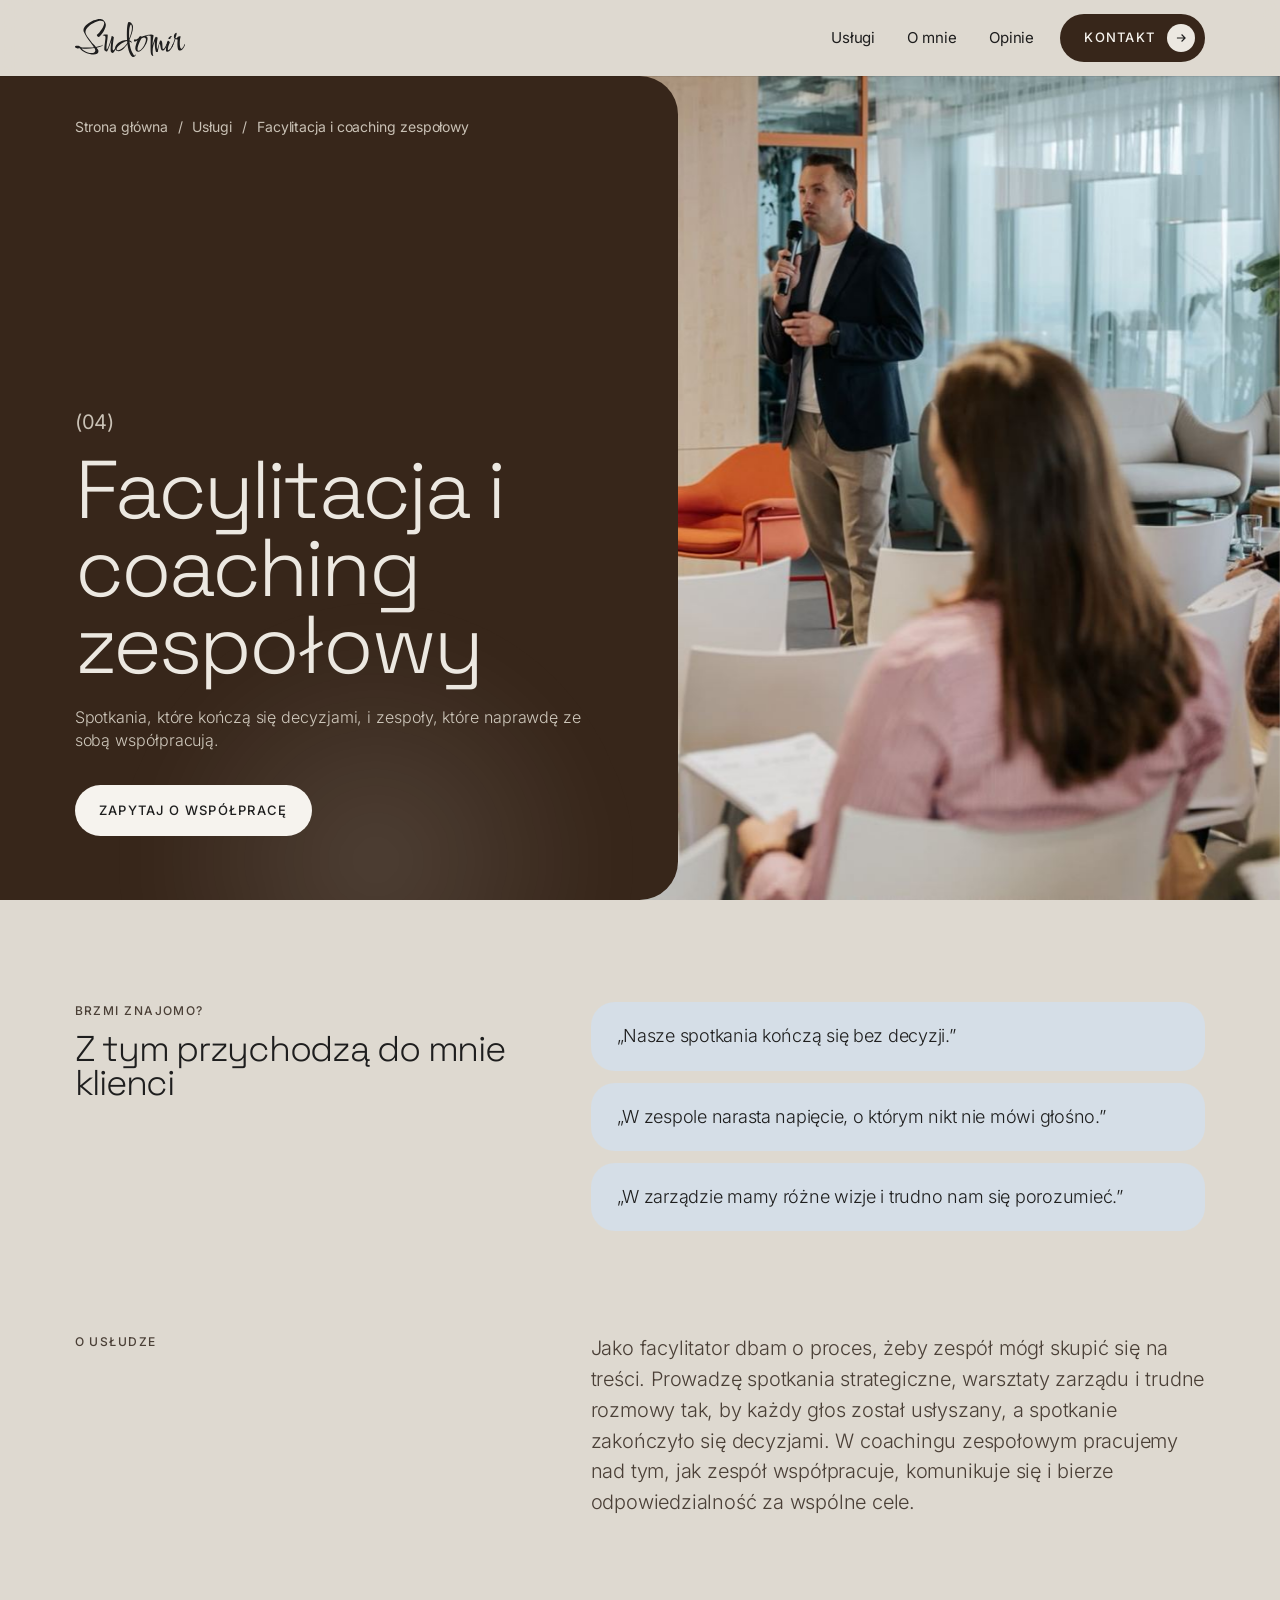
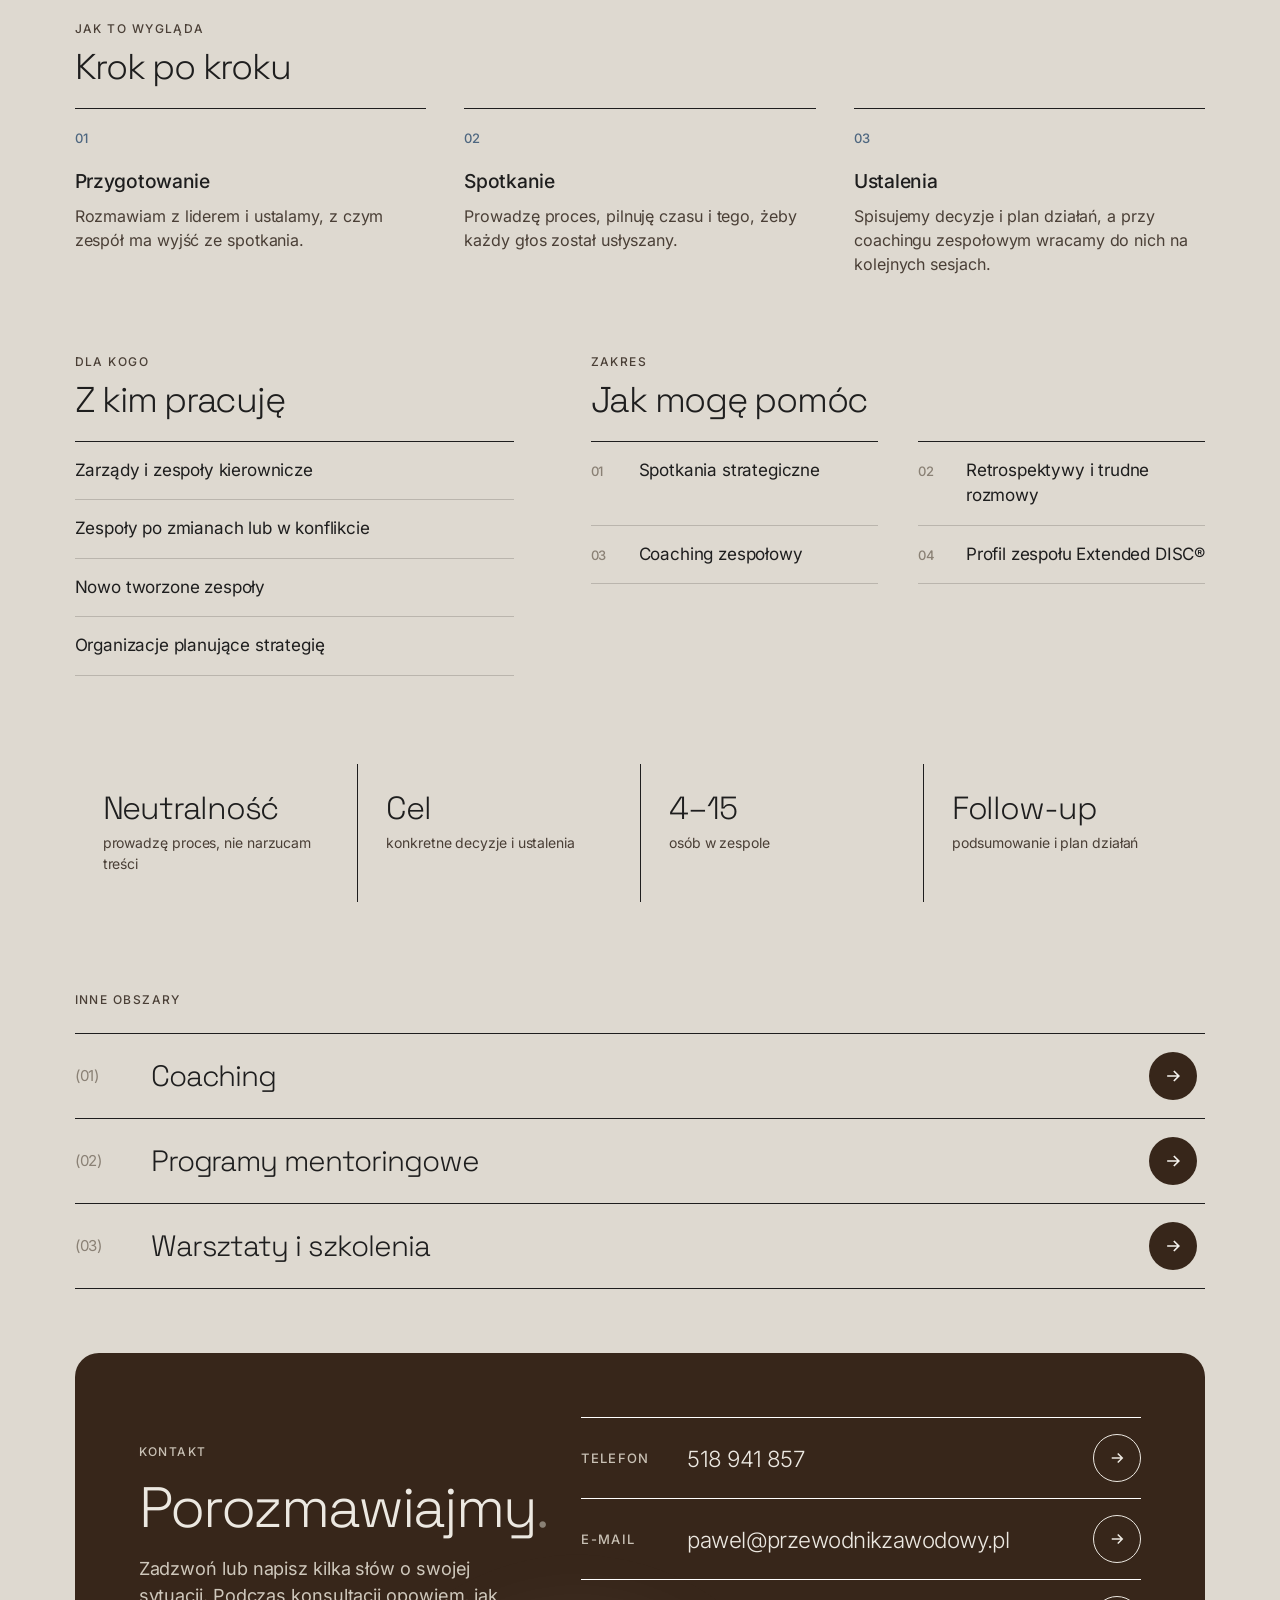
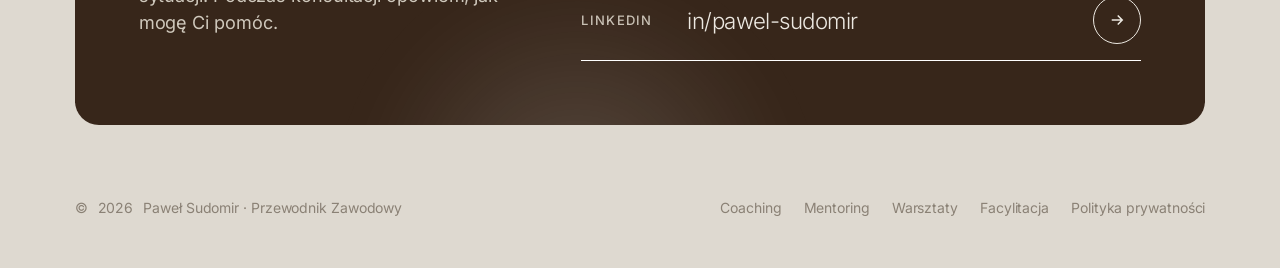
<file: uslugi/facylitacja.html>
<!DOCTYPE html>
<html lang="pl">
<head>
<meta charset="utf-8">
<meta name="viewport" content="width=device-width, initial-scale=1, viewport-fit=cover">
<title>Facylitacja i coaching zespołowy — Paweł Sudomir</title>
<meta name="description" content="Spotkania, które kończą się decyzjami, i zespoły, które naprawdę ze sobą współpracują.">
<link rel="canonical" href="https://przewodnikzawodowy.pl/uslugi/facylitacja.html">
<meta property="og:type" content="website">
<meta property="og:title" content="Facylitacja i coaching zespołowy — Paweł Sudomir">
<meta property="og:description" content="Spotkania, które kończą się decyzjami, i zespoły, które naprawdę ze sobą współpracują.">
<meta property="og:image" content="https://przewodnikzawodowy.pl/assets/img/hero-szeroki.jpg">
<meta name="theme-color" content="#DED9D0">
<link rel="icon" href="../assets/img/favicon.svg" type="image/svg+xml">
<link rel="preload" href="../assets/fonts/inter-latin-wght-normal.woff2" as="font" type="font/woff2" crossorigin>
<link rel="preload" href="../assets/fonts/space-grotesk-latin-wght-normal.woff2" as="font" type="font/woff2" crossorigin>
<link rel="stylesheet" href="../assets/css/style.css">
<script defer src="../assets/js/main.js"></script>
</head>
<body>
<a class="skip" href="#main">Przejdź do treści</a>
<header class="header is-solid" data-solid="1">
  <div class="container">
    <a class="brand" href="../index.html" aria-label="Paweł Sudomir — strona główna"><svg class="logo-svg" viewBox="0 0 314 108" fill="none" xmlns="http://www.w3.org/2000/svg" aria-hidden="true"><path d="M298.62 89.88C295.66 89.88 293.66 88.24 292.62 84.96C291.58 81.6 291.06 77.48 291.06 72.6C291.06 69.96 291.14 67.4 291.3 64.92C291.46 62.36 291.58 60.24 291.66 58.56C290.38 58.4 289.14 58.16 287.94 57.84C286.82 57.44 285.94 57.04 285.3 56.64C285.22 57.2 284.9 58.36 284.34 60.12C283.78 61.8 283.1 63.76 282.3 66C281.58 68.24 280.78 70.44 279.9 72.6C279.02 74.76 278.18 76.56 277.38 78C276.58 79.36 275.86 80.04 275.22 80.04C274.9 80.04 274.74 79.8 274.74 79.32C274.74 78.68 275.02 77.8 275.58 76.68C277.18 73.4 278.62 70.04 279.9 66.6C281.18 63.16 282.34 59.6 283.38 55.92C282.58 55.6 281.98 55.04 281.58 54.24C281.26 53.36 281.1 52.4 281.1 51.36C281.1 48.48 281.5 46.12 282.3 44.28C283.18 42.44 284.14 41.08 285.18 40.2C286.22 39.24 287.02 38.76 287.58 38.76C288.54 38.76 289.02 39.56 289.02 41.16C289.02 41.96 288.82 43.2 288.42 44.88C288.02 46.48 287.54 48.16 286.98 49.92C286.42 51.6 285.94 52.96 285.54 54C285.54 54 285.78 54.16 286.26 54.48C286.74 54.8 287.26 54.96 287.82 54.96C288.62 54.96 289.38 54.48 290.1 53.52C290.9 52.48 291.82 51.48 292.86 50.52C293.98 49.48 295.38 48.96 297.06 48.96C297.94 48.96 298.7 49.08 299.34 49.32C299.98 49.48 300.3 49.8 300.3 50.28V50.64C299.5 52.64 298.9 55.28 298.5 58.56C298.1 61.76 297.9 65 297.9 68.28C297.9 71.16 298.06 73.88 298.38 76.44C298.7 78.92 299.18 80.92 299.82 82.44C300.54 83.96 301.38 84.72 302.34 84.72C303.3 84.72 304.22 84.2 305.1 83.16C305.98 82.12 306.74 81 307.38 79.8C308.1 78.6 308.58 77.72 308.82 77.16C310.5 74.04 311.54 72.04 311.94 71.16C312.34 70.2 312.86 69.72 313.5 69.72C313.74 69.72 313.86 69.88 313.86 70.2C313.86 70.36 313.78 70.76 313.62 71.4C312.66 74.04 311.46 76.8 310.02 79.68C308.66 82.48 307.02 84.88 305.1 86.88C303.18 88.88 301.02 89.88 298.62 89.88Z" fill="currentColor"/><path d="M268.925 57C268.445 57 267.925 56.92 267.365 56.76C266.885 56.52 266.405 56.28 265.925 56.04C265.605 55.8 265.445 55.48 265.445 55.08C265.445 54.36 265.885 53.48 266.765 52.44C267.645 51.32 268.765 50.36 270.125 49.56C271.485 48.76 272.805 48.36 274.085 48.36C274.805 48.36 275.165 48.56 275.165 48.96C275.165 49.28 274.805 49.68 274.085 50.16C273.205 50.8 272.565 51.68 272.165 52.8C271.765 53.92 271.365 54.92 270.965 55.8C270.565 56.6 269.885 57 268.925 57ZM262.445 93.24C260.925 93.24 259.885 92.76 259.325 91.8C258.765 90.84 258.485 89.36 258.485 87.36C258.485 86.32 258.525 85.2 258.605 84C258.685 82.8 258.845 81.44 259.085 79.92C259.805 74.48 260.605 70.16 261.485 66.96C262.365 63.68 263.485 62.04 264.845 62.04C265.965 62.04 266.965 62.68 267.845 63.96C268.725 65.24 269.325 66.16 269.645 66.72C269.085 67.76 268.325 69.44 267.365 71.76C266.485 74.08 265.685 76.52 264.965 79.08C264.245 81.64 263.885 83.88 263.885 85.8C263.885 87.72 264.325 88.68 265.205 88.68C265.925 88.68 266.725 88.28 267.605 87.48C268.565 86.68 269.445 85.8 270.245 84.84C271.125 83.88 271.685 83.2 271.925 82.8C274.645 78.72 276.365 75.6 277.085 73.44C277.885 71.28 278.645 70.2 279.365 70.2C279.685 70.2 279.845 70.44 279.845 70.92C279.845 71.24 279.765 71.6 279.605 72C279.525 72.32 279.405 72.76 279.245 73.32C278.765 74.6 278.005 76.36 276.965 78.6C275.925 80.76 274.645 82.96 273.125 85.2C271.685 87.44 270.045 89.36 268.205 90.96C266.445 92.48 264.525 93.24 262.445 93.24Z" fill="currentColor"/><path d="M221.994 105.24C221.354 105.24 220.314 104.64 218.874 103.44C217.434 102.32 216.514 101 216.114 99.48C215.554 97.48 215.194 94.84 215.034 91.56C214.874 88.28 214.794 84.72 214.794 80.88C214.794 76.8 214.834 72.64 214.914 68.4C214.994 64.08 215.034 60.12 215.034 56.52C215.034 54.76 215.034 53.16 215.034 51.72C215.034 50.2 214.954 48.88 214.794 47.76C214.634 47.6 214.154 47.48 213.354 47.4C212.634 47.24 211.914 47.12 211.194 47.04C210.554 46.88 210.234 46.8 210.234 46.8C210.234 46.64 210.834 46.28 212.034 45.72C213.314 45.08 215.114 44.76 217.434 44.76C219.754 44.76 221.274 45.2 221.994 46.08C222.714 46.96 223.074 47.72 223.074 48.36C223.074 48.6 223.074 48.84 223.074 49.08C223.074 49.32 223.034 49.56 222.954 49.8C222.314 52.92 221.834 55.76 221.514 58.32C221.194 60.8 220.954 63.36 220.794 66C220.634 68.56 220.514 71.56 220.434 75C220.514 74.76 220.874 73.52 221.514 71.28C222.234 68.96 223.394 65.36 224.994 60.48C226.274 56.4 227.314 53.76 228.114 52.56C228.914 51.28 229.594 50.6 230.154 50.52C230.314 50.6 230.754 50.76 231.474 51C232.194 51.24 232.914 51.64 233.634 52.2C234.354 52.68 234.714 53.32 234.714 54.12V54.36C234.154 57.32 233.634 60.68 233.154 64.44C232.754 68.2 232.554 71.84 232.554 75.36C232.554 77.6 232.634 79.68 232.794 81.6C233.034 83.52 233.434 85.08 233.994 86.28C233.994 85.96 234.234 84.92 234.714 83.16C235.274 81.4 235.914 79.4 236.634 77.16C237.354 74.84 238.034 72.64 238.674 70.56C239.314 68.48 239.794 66.92 240.114 65.88C240.754 63.96 241.314 62.68 241.794 62.04C242.354 61.4 243.114 61.08 244.074 61.08C245.434 61.08 246.394 61.92 246.954 63.6C247.594 65.2 247.994 67.2 248.154 69.6C248.314 72 248.434 74.4 248.514 76.8C248.594 79.2 248.754 81.24 248.994 82.92C249.314 84.52 249.914 85.32 250.794 85.32C251.834 85.32 252.914 84.56 254.034 83.04C255.154 81.44 256.234 79.6 257.274 77.52C258.394 75.44 259.394 73.64 260.274 72.12C261.154 70.52 261.834 69.72 262.314 69.72C262.554 69.72 262.674 69.92 262.674 70.32C262.674 70.64 262.554 71.16 262.314 71.88C261.194 74.6 259.994 77.32 258.714 80.04C257.434 82.76 256.114 85.04 254.754 86.88C253.394 88.72 251.954 89.64 250.434 89.64C248.514 89.64 246.994 89.08 245.874 87.96C245.074 87.24 244.434 85.92 243.954 84C243.474 82 243.074 79.92 242.754 77.76C242.434 75.6 242.114 73.76 241.794 72.24C241.554 70.64 241.274 69.84 240.954 69.84C240.714 69.84 240.354 70.56 239.874 72C239.474 73.36 239.034 75.08 238.554 77.16C238.074 79.24 237.594 81.36 237.114 83.52C236.714 85.6 236.354 87.44 236.034 89.04C235.794 90.64 235.674 91.64 235.674 92.04C235.674 93 235.234 93.56 234.354 93.72C233.554 93.88 232.514 93.96 231.234 93.96C230.674 93.96 230.114 93.08 229.554 91.32C228.994 89.48 228.474 87.16 227.994 84.36C227.594 81.48 227.274 78.44 227.034 75.24C226.794 72.04 226.674 69.08 226.674 66.36C226.674 65.48 226.674 64.68 226.674 63.96C226.674 63.16 226.714 62.44 226.794 61.8C225.514 65.48 224.194 69.96 222.834 75.24C221.474 80.44 220.794 86.08 220.794 92.16C220.794 94.64 220.914 96.96 221.154 99.12C221.394 101.28 221.794 102.96 222.354 104.16C222.434 104.32 222.474 104.52 222.474 104.76C222.474 105.08 222.314 105.24 221.994 105.24Z" fill="currentColor"/><path d="M179.797 92.76C176.917 92.76 174.797 91.84 173.437 90C172.077 88.08 171.397 85.76 171.397 83.04C171.397 80.16 172.077 76.64 173.437 72.48C174.797 68.32 176.237 64.4 177.757 60.72C176.397 61.6 174.997 62.4 173.557 63.12C172.117 63.84 170.837 64.2 169.717 64.2C168.917 64.2 168.317 64 167.917 63.6C167.597 63.2 167.437 62.76 167.437 62.28C167.437 61.88 167.557 61.28 167.797 60.48C168.037 59.68 168.437 58.92 168.997 58.2C169.637 57.48 170.397 57.12 171.277 57.12C171.597 57.12 171.757 57.24 171.757 57.48C171.757 57.56 171.717 57.64 171.637 57.72C171.637 57.72 171.637 57.76 171.637 57.84C171.557 58 171.517 58.16 171.517 58.32C171.517 58.64 171.717 58.8 172.117 58.8C172.357 58.8 172.637 58.76 172.957 58.68C173.357 58.6 173.757 58.44 174.157 58.2C174.957 57.8 175.877 57.32 176.917 56.76C177.957 56.12 179.117 55.48 180.397 54.84L182.197 51.24C182.677 50.36 183.237 49.76 183.877 49.44C184.517 49.04 185.117 48.84 185.677 48.84C186.557 48.84 187.317 49 187.957 49.32C188.677 49.56 189.317 49.88 189.877 50.28C190.757 49.88 191.677 49.52 192.637 49.2C193.677 48.8 194.677 48.52 195.637 48.36C198.677 47.24 201.837 46.36 205.117 45.72C208.397 45 211.637 44.64 214.837 44.64C216.597 44.64 218.397 44.88 220.237 45.36C222.077 45.84 222.997 46.6 222.997 47.64C222.997 47.96 222.677 48.12 222.037 48.12C220.757 48.12 219.277 47.96 217.597 47.64C215.997 47.32 214.397 47.16 212.797 47.16C210.797 47.16 208.877 47.28 207.037 47.52C205.197 47.68 203.477 47.96 201.877 48.36C203.157 48.92 204.197 49.88 204.997 51.24C205.877 52.6 206.317 54.32 206.317 56.4C206.317 58.64 205.757 61.32 204.637 64.44C203.597 67.56 202.157 70.76 200.317 74.04C198.557 77.32 196.517 80.4 194.197 83.28C191.877 86.08 189.477 88.36 186.997 90.12C184.517 91.88 182.117 92.76 179.797 92.76ZM181.117 90.24C182.797 90.24 184.517 89.48 186.277 87.96C188.117 86.44 189.917 84.52 191.677 82.2C193.437 79.88 194.997 77.48 196.357 75C196.997 73.88 197.717 72.36 198.517 70.44C199.397 68.52 200.117 66.48 200.677 64.32C201.317 62.16 201.637 60.2 201.637 58.44C201.637 56.84 201.277 55.52 200.557 54.48C199.917 53.36 198.677 52.8 196.837 52.8C195.957 52.8 194.837 53.04 193.477 53.52C192.117 54 190.677 54.56 189.157 55.2C188.837 55.52 188.517 55.88 188.197 56.28C187.957 56.6 187.757 56.96 187.597 57.36C186.077 60.16 184.557 63.28 183.037 66.72C181.517 70.08 180.237 73.36 179.197 76.56C178.237 79.76 177.757 82.56 177.757 84.96C177.757 88.48 178.877 90.24 181.117 90.24Z" fill="currentColor"/><path d="M165.978 107.88C163.178 107.88 160.698 106.16 158.538 102.72C155.978 98.72 153.938 94 152.418 88.56C150.898 83.12 149.738 77.24 148.938 70.92C147.578 73.08 145.978 75.36 144.138 77.76C142.298 80.16 140.258 82.44 138.018 84.6C135.778 86.68 133.458 88.4 131.058 89.76C128.658 91.04 126.218 91.68 123.738 91.68C121.418 91.68 119.578 91.28 118.218 90.48C116.938 89.68 115.978 88.76 115.338 87.72C114.778 86.6 114.418 85.56 114.258 84.6C114.178 83.64 114.138 82.96 114.138 82.56C114.138 80.32 114.938 77.88 116.538 75.24C118.218 72.6 120.538 70.12 123.498 67.8C126.538 65.4 130.098 63.44 134.178 61.92C138.338 60.4 142.858 59.64 147.738 59.64H147.858C147.698 56.68 147.578 53.68 147.498 50.64C147.418 47.6 147.378 44.52 147.378 41.4C147.378 37.16 147.498 32.96 147.738 28.8C147.978 24.64 148.378 20.88 148.938 17.52C149.578 14.08 150.418 11.4 151.458 9.47997C151.938 8.67997 152.658 8.27997 153.618 8.27997C155.698 8.27997 157.578 9.07997 159.258 10.68C160.938 12.2 162.298 14.04 163.338 16.2C164.378 18.36 164.898 20.44 164.898 22.44C164.898 28.28 163.858 34.32 161.778 40.56C159.698 46.8 157.258 53.36 154.458 60.24V60.6L156.138 61.2C157.738 62 159.058 63 160.098 64.2C161.218 65.32 161.778 66.32 161.778 67.2C161.778 67.52 161.658 67.68 161.418 67.68C161.178 67.68 160.938 67.48 160.698 67.08C158.698 65.32 156.698 64.2 154.698 63.72C155.338 70.44 156.378 76.64 157.818 82.32C159.258 87.92 161.138 92.8 163.458 96.96C164.818 99.44 165.938 101.12 166.818 102C167.698 102.96 168.458 103.44 169.098 103.44C169.738 103.44 170.298 103.04 170.778 102.24C171.338 101.52 171.778 101.16 172.098 101.16C172.338 101.16 172.458 101.4 172.458 101.88V102.36C172.298 102.76 171.978 103.4 171.498 104.28C171.018 105.16 170.338 105.96 169.458 106.68C168.578 107.48 167.418 107.88 165.978 107.88ZM154.098 55.92C155.778 51.6 157.138 47.72 158.178 44.28C159.218 40.84 160.138 37.12 160.938 33.12C161.178 31.84 161.378 30.52 161.538 29.16C161.698 27.72 161.778 26.36 161.778 25.08C161.778 22.76 161.538 20.72 161.058 18.96C160.658 17.2 159.978 16.16 159.018 15.84C157.578 17.04 156.458 19.04 155.658 21.84C154.938 24.56 154.418 27.72 154.098 31.32C153.858 34.84 153.738 38.4 153.738 42C153.738 46.8 153.858 51.44 154.098 55.92ZM122.418 88.8C124.418 88.8 126.618 88.16 129.018 86.88C131.498 85.52 133.938 83.8 136.338 81.72C138.818 79.64 141.098 77.4 143.178 75C145.338 72.52 147.138 70.16 148.578 67.92L148.098 62.88C146.018 62.96 143.658 63.56 141.018 64.68C138.458 65.8 135.818 67.2 133.098 68.88C130.458 70.56 128.018 72.4 125.778 74.4C123.538 76.32 121.698 78.24 120.258 80.16C118.898 82 118.218 83.68 118.218 85.2C118.218 86.64 118.978 87.76 120.498 88.56C120.818 88.64 121.138 88.72 121.458 88.8C121.778 88.8 122.098 88.8 122.418 88.8Z" fill="currentColor"/><path d="M107.067 96.36C105.707 96.36 104.387 95.72 103.107 94.44C101.907 93.08 101.307 91.36 101.307 89.28C101.307 85.36 101.427 81.48 101.667 77.64C101.987 73.72 102.307 70.24 102.627 67.2C103.027 64.08 103.307 61.8 103.467 60.36C102.667 63.72 101.667 67.08 100.467 70.44C99.2672 73.8 98.0672 76.96 96.8672 79.92C95.6672 82.8 94.6272 85.24 93.7472 87.24C92.8672 89.16 92.3472 90.4 92.1872 90.96C91.8672 91.84 91.1872 92.28 90.1472 92.28C89.3472 92.28 88.4272 92.04 87.3872 91.56C86.3472 91.08 85.4272 90.52 84.6272 89.88C83.9072 89.16 83.5072 88.56 83.4272 88.08C83.3472 87.68 83.3072 87.24 83.3072 86.76C83.3072 86.2 83.3072 85.64 83.3072 85.08C83.3072 81.4 83.5472 77.88 84.0272 74.52C84.5072 71.08 84.9472 67.68 85.3472 64.32C85.5072 62.8 85.7472 61.04 86.0672 59.04C86.3872 57.04 86.5472 55.12 86.5472 53.28C86.5472 52.48 86.5072 51.72 86.4272 51C86.3472 50.2 86.1872 49.52 85.9472 48.96C85.6272 48.32 84.8272 47.84 83.5472 47.52C82.2672 47.12 81.1872 46.92 80.3072 46.92C79.3472 46.92 78.8672 46.68 78.8672 46.2C78.8672 45.32 79.7072 44.8 81.3872 44.64C82.9072 44.48 84.3072 44.32 85.5872 44.16C86.8672 43.92 88.1072 43.8 89.3072 43.8C90.4272 43.8 91.3072 43.92 91.9472 44.16C92.6672 44.4 93.0272 44.84 93.0272 45.48C93.0272 48.52 92.7472 52.2 92.1872 56.52C91.6272 60.76 91.0272 65.12 90.3872 69.6C89.8272 74.08 89.5472 78.12 89.5472 81.72C89.5472 82.84 89.5872 83.92 89.6672 84.96C89.7472 85.92 89.9872 86.4 90.3872 86.4C90.9472 86.4 91.7072 85.52 92.6672 83.76C93.6272 81.92 94.6672 79.48 95.7872 76.44C96.9872 73.4 98.1472 70.16 99.2672 66.72C100.387 63.2 101.387 59.84 102.267 56.64C103.147 53.44 103.827 50.76 104.307 48.6C104.387 48.2 104.707 48 105.267 48C106.147 48 107.107 48.48 108.147 49.44C109.267 50.32 110.067 51.32 110.547 52.44C110.307 53.4 109.987 55.16 109.587 57.72C109.187 60.28 108.787 63.16 108.387 66.36C107.987 69.56 107.667 72.72 107.427 75.84C107.187 78.88 107.067 81.44 107.067 83.52C107.067 86 107.307 87.48 107.787 87.96C108.347 88.36 108.907 88.56 109.467 88.56C110.107 88.56 110.827 88 111.627 86.88C112.507 85.76 113.387 84.36 114.267 82.68C115.147 81 116.027 79.36 116.907 77.76C117.787 76.08 118.547 74.68 119.187 73.56C119.907 72.44 120.467 71.88 120.867 71.88C121.187 71.88 121.347 72.08 121.347 72.48C121.347 72.72 121.227 73.16 120.987 73.8C120.667 74.6 120.107 75.92 119.307 77.76C118.587 79.52 117.707 81.48 116.667 83.64C115.627 85.72 114.547 87.72 113.427 89.64C112.307 91.56 111.187 93.16 110.067 94.44C108.947 95.72 107.947 96.36 107.067 96.36Z" fill="currentColor"/><path d="M52.8 100.8C49.36 100.8 45.68 100.32 41.76 99.36C37.84 98.48 34 97.24 30.24 95.64C26.56 93.96 23.24 92.08 20.28 90C17.4 87.92 15.24 85.68 13.8 83.28C13.16 83.28 12.44 83.32 11.64 83.4C10.84 83.48 10 83.52 9.12 83.52C8.16 83.52 6.96 83.36 5.52 83.04C4.08 82.72 2.8 82.16 1.68 81.36C0.56 80.56 0 79.48 0 78.12C0 77.48 0.44 76.92 1.32 76.44C2.28 75.96 4.04 75.72 6.6 75.72C11.56 75.72 15 77.24 16.92 80.28C19.56 80.6 22.36 80.84 25.32 81C28.28 81.16 31.32 81.24 34.44 81.24C37.64 81.24 40.84 81.16 44.04 81C47.32 80.84 50.56 80.56 53.76 80.16C52 77.36 50 74.56 47.76 71.76C45.6 68.96 43.88 66.68 42.6 64.92C39.64 60.92 36.72 56.8 33.84 52.56C30.96 48.24 28.2 43.36 25.56 37.92C24.52 35.84 24 33.72 24 31.56C24 28.36 25 25.36 27 22.56C29 19.68 31.52 17.04 34.56 14.64C37.6 12.24 40.8 10.16 44.16 8.4C47.6 6.56 50.68 5.04 53.4 3.84C56.28 2.64 59.2 1.72 62.16 1.08C65.12 0.36 67.96 0 70.68 0C72.28 0 73.8 0.120001 75.24 0.360003C77.24 0.680003 79.16 1.76 81 3.6C82.92 5.36 84.52 7.48 85.8 9.96C87.08 12.36 87.72 14.76 87.72 17.16C87.72 19.4 87.16 22 86.04 24.96C85 27.84 83.64 30.8 81.96 33.84C80.28 36.8 78.48 39.6 76.56 42.24C74.64 44.8 72.84 46.88 71.16 48.48C69.56 50.08 68.28 50.88 67.32 50.88C65.96 50.88 64.72 50.16 63.6 48.72C62.56 47.28 62.04 46.16 62.04 45.36C62.04 44.88 62.16 44.6 62.4 44.52C64.56 42.92 66.84 40.76 69.24 38.04C71.64 35.32 73.84 32.4 75.84 29.28C77.92 26.08 79.6 22.96 80.88 19.92C82.24 16.8 82.92 14.12 82.92 11.88C82.92 9.32 81.96 7.6 80.04 6.72C78.2 5.76 75.88 5.28 73.08 5.28C70.44 5.28 67.64 5.72 64.68 6.6C61.72 7.4 59.12 8.36 56.88 9.48C49.6 13.08 44 16.56 40.08 19.92C36.16 23.2 33.44 26.28 31.92 29.16C30.48 32.04 29.76 34.68 29.76 37.08C29.76 39.56 30.96 42.88 33.36 47.04C35.76 51.12 39.84 56.64 45.6 63.6C47.76 66.24 50.08 68.92 52.56 71.64C55.12 74.28 57.44 76.84 59.52 79.32C63.28 78.68 66.76 77.88 69.96 76.92C73.24 75.96 76.12 74.84 78.6 73.56C78.68 73.48 78.8 73.44 78.96 73.44C79.2 73.44 79.32 73.56 79.32 73.8C79.32 74.44 79.04 74.92 78.48 75.24C76.72 76.52 74.36 77.68 71.4 78.72C68.44 79.76 65.08 80.68 61.32 81.48C62.92 83.4 64.2 85.24 65.16 87C66.12 88.68 66.6 90.2 66.6 91.56C66.6 94.84 65.28 97.2 62.64 98.64C60.08 100.08 56.8 100.8 52.8 100.8ZM46.92 96.6C50.04 96.6 52.6 96.04 54.6 94.92C56.68 93.8 57.72 92.08 57.72 89.76C57.72 88.8 57.48 87.72 57 86.52C56.52 85.24 55.88 83.92 55.08 82.56C47.64 83.68 39.96 84.24 32.04 84.24C27.4 84.24 22.96 84 18.72 83.52C20.64 86.08 23.16 88.36 26.28 90.36C29.48 92.36 32.88 93.92 36.48 95.04C40.16 96.08 43.64 96.6 46.92 96.6Z" fill="currentColor"/></svg></a>
    <nav class="nav" aria-label="Główna nawigacja">
      <a href="../index.html#uslugi">Usługi</a>
      <a href="../index.html#o-mnie">O mnie</a>
      <a href="../index.html#opinie">Opinie</a>
      <a class="btn" href="#kontakt">Kontakt <span class="ic"><svg viewBox="0 0 24 24" fill="none" stroke="currentColor" stroke-width="2" aria-hidden="true"><path d="M5 12h14M13 6l6 6-6 6"/></svg></span></a>
    </nav>
    <button class="burger" aria-label="Otwórz menu" aria-expanded="false" aria-controls="mobile-menu"><span></span><span></span></button>
  </div>
</header>
<div class="mobile-menu" id="mobile-menu" aria-hidden="true">
  <nav aria-label="Menu mobilne">
    <a href="../index.html#uslugi">Usługi</a>
    <a href="../index.html#o-mnie">O mnie</a>
    <a href="../index.html#opinie">Opinie</a>
    <a href="#kontakt">Kontakt</a>
  </nav>
  <div class="mm-contact"><a href="tel:+48518941857">518 941 857</a><a href="mailto:pawel@przewodnikzawodowy.pl">pawel@przewodnikzawodowy.pl</a></div>
</div>
<main id="main" class="page-top">
  <section class="sp-hero" aria-labelledby="h1">
    <div class="sp-text">
      <div class="blob" aria-hidden="true"></div>
      <nav class="crumbs fade-in" aria-label="Okruszki"><a href="../index.html">Strona główna</a><span>/</span><a href="../index.html#uslugi">Usługi</a><span>/</span><span aria-current="page">Facylitacja i coaching zespołowy</span></nav>
      <div class="sp-main">
        <p class="nr fade-in">(04)</p>
        <h1 id="h1" class="fade-in d1">Facylitacja i coaching zespołowy</h1>
        <p class="lead fade-in d2">Spotkania, które kończą się decyzjami, i zespoły, które naprawdę ze sobą współpracują.</p>
        <a class="btn btn-cream fade-in d3" href="#kontakt">Zapytaj o współpracę</a>
      </div>
    </div>
    <div class="sp-photo"><img src="../assets/img/facylitacja.jpg" alt="Facylitacja i coaching zespołowy — Paweł Sudomir" style="object-position:40% 50%"></div>
  </section>

  <div class="container">
    <section class="sp-pains" aria-labelledby="pains-h"><p class="kicker rv">Brzmi znajomo?</p><h2 class="sp-h rv" id="pains-h">Z tym przychodzą do mnie klienci</h2><ul><li class="rv">„Nasze spotkania kończą się bez decyzji.”</li><li class="rv">„W zespole narasta napięcie, o którym nikt nie mówi głośno.”</li><li class="rv">„W zarządzie mamy różne wizje i trudno nam się porozumieć.”</li></ul></section>
    <section class="sp-intro" aria-label="Opis"><p class="kicker rv">O usłudze</p><p class="sp-intro-text rv">Jako facylitator dbam o proces, żeby zespół mógł skupić się na treści. Prowadzę spotkania strategiczne, warsztaty zarządu i trudne rozmowy tak, by każdy głos został usłyszany, a spotkanie zakończyło się decyzjami. W coachingu zespołowym pracujemy nad tym, jak zespół współpracuje, komunikuje się i bierze odpowiedzialność za wspólne cele.</p></section>
    <section class="sp-steps" aria-labelledby="kroki"><p class="kicker rv">Jak to wygląda</p><h2 class="sp-h rv" id="kroki">Krok po kroku</h2><ol><li class="step rv"><small>01</small><b>Przygotowanie</b><p>Rozmawiam z liderem i ustalamy, z czym zespół ma wyjść ze spotkania.</p></li><li class="step rv"><small>02</small><b>Spotkanie</b><p>Prowadzę proces, pilnuję czasu i tego, żeby każdy głos został usłyszany.</p></li><li class="step rv"><small>03</small><b>Ustalenia</b><p>Spisujemy decyzje i plan działań, a przy coachingu zespołowym wracamy do nich na kolejnych sesjach.</p></li></ol></section>
    <div class="sp-grid"><section aria-labelledby="kto"><p class="kicker rv">Dla kogo</p><h2 class="sp-h rv" id="kto">Z kim pracuję</h2><ul class="lines"><li class="rv">Zarządy i zespoły kierownicze</li><li class="rv">Zespoły po zmianach lub w konflikcie</li><li class="rv">Nowo tworzone zespoły</li><li class="rv">Organizacje planujące strategię</li></ul></section><section aria-labelledby="zakres"><p class="kicker rv">Zakres</p><h2 class="sp-h rv" id="zakres">Jak mogę pomóc</h2><ul class="lines numbered"><li class="rv"><small>01</small><span>Spotkania strategiczne</span></li><li class="rv"><small>02</small><span>Retrospektywy i trudne rozmowy</span></li><li class="rv"><small>03</small><span>Coaching zespołowy</span></li><li class="rv"><small>04</small><span>Profil zespołu Extended DISC®</span></li></ul></section></div>
    <div class="stats sp-stats" aria-label="W skrócie"><div class="stat rv"><div class="num">Neutralność</div><p>prowadzę proces, nie narzucam treści</p></div><div class="stat rv"><div class="num">Cel</div><p>konkretne decyzje i ustalenia</p></div><div class="stat rv"><div class="num">4–15</div><p>osób w zespole</p></div><div class="stat rv"><div class="num">Follow-up</div><p>podsumowanie i plan działań</p></div></div>
    <nav class="others" aria-labelledby="inne">
      <p class="kicker rv" id="inne">Inne obszary</p>
      <div class="o-rows">
      <a class="o-row" href="coaching.html"><small>(01)</small><span>Coaching</span><i><svg viewBox="0 0 24 24" fill="none" stroke="currentColor" stroke-width="2" aria-hidden="true"><path d="M5 12h14M13 6l6 6-6 6"/></svg></i></a>
      <a class="o-row" href="mentoring.html"><small>(02)</small><span>Programy mentoringowe</span><i><svg viewBox="0 0 24 24" fill="none" stroke="currentColor" stroke-width="2" aria-hidden="true"><path d="M5 12h14M13 6l6 6-6 6"/></svg></i></a>
      <a class="o-row" href="warsztaty.html"><small>(03)</small><span>Warsztaty i szkolenia</span><i><svg viewBox="0 0 24 24" fill="none" stroke="currentColor" stroke-width="2" aria-hidden="true"><path d="M5 12h14M13 6l6 6-6 6"/></svg></i></a>
      </div>
    </nav>
  </div>
  <section class="contact-wrap container" id="kontakt" aria-labelledby="kontakt-h">
    <div class="contact contact-simple rv">
      <div class="blob" aria-hidden="true"></div>
      <div>
        <p class="kicker">Kontakt</p>
        <h2 id="kontakt-h">Porozmawiajmy<span>.</span></h2>
        <p class="note">Zadzwoń lub napisz kilka słów o swojej sytuacji. Podczas konsultacji opowiem, jak mogę Ci pomóc.</p>
      </div>
      <div class="c-rows">
        <a class="c-row" href="tel:+48518941857"><small>Telefon</small><span>518 941 857</span><i><svg viewBox="0 0 24 24" fill="none" stroke="currentColor" stroke-width="2" aria-hidden="true"><path d="M5 12h14M13 6l6 6-6 6"/></svg></i></a>
        <a class="c-row" href="mailto:pawel@przewodnikzawodowy.pl"><small>E-mail</small><span>pawel@przewodnikzawodowy.pl</span><i><svg viewBox="0 0 24 24" fill="none" stroke="currentColor" stroke-width="2" aria-hidden="true"><path d="M5 12h14M13 6l6 6-6 6"/></svg></i></a>
        <a class="c-row" href="https://pl.linkedin.com/in/pawel-sudomir" target="_blank" rel="noopener"><small>LinkedIn</small><span>in/pawel-sudomir</span><i><svg viewBox="0 0 24 24" fill="none" stroke="currentColor" stroke-width="2" aria-hidden="true"><path d="M5 12h14M13 6l6 6-6 6"/></svg></i></a>
      </div>
    </div>
  </section>
</main>
<footer class="footer">
  <div class="container">
    <span>© <span data-year>2026</span> Paweł Sudomir · Przewodnik Zawodowy</span>
    <nav aria-label="Stopka"><a href="../uslugi/coaching.html">Coaching</a><a href="../uslugi/mentoring.html">Mentoring</a><a href="../uslugi/warsztaty.html">Warsztaty</a><a href="../uslugi/facylitacja.html">Facylitacja</a><a href="../polityka-prywatnosci.html">Polityka prywatności</a></nav>
  </div>
</footer>
</body>
</html>
</file>
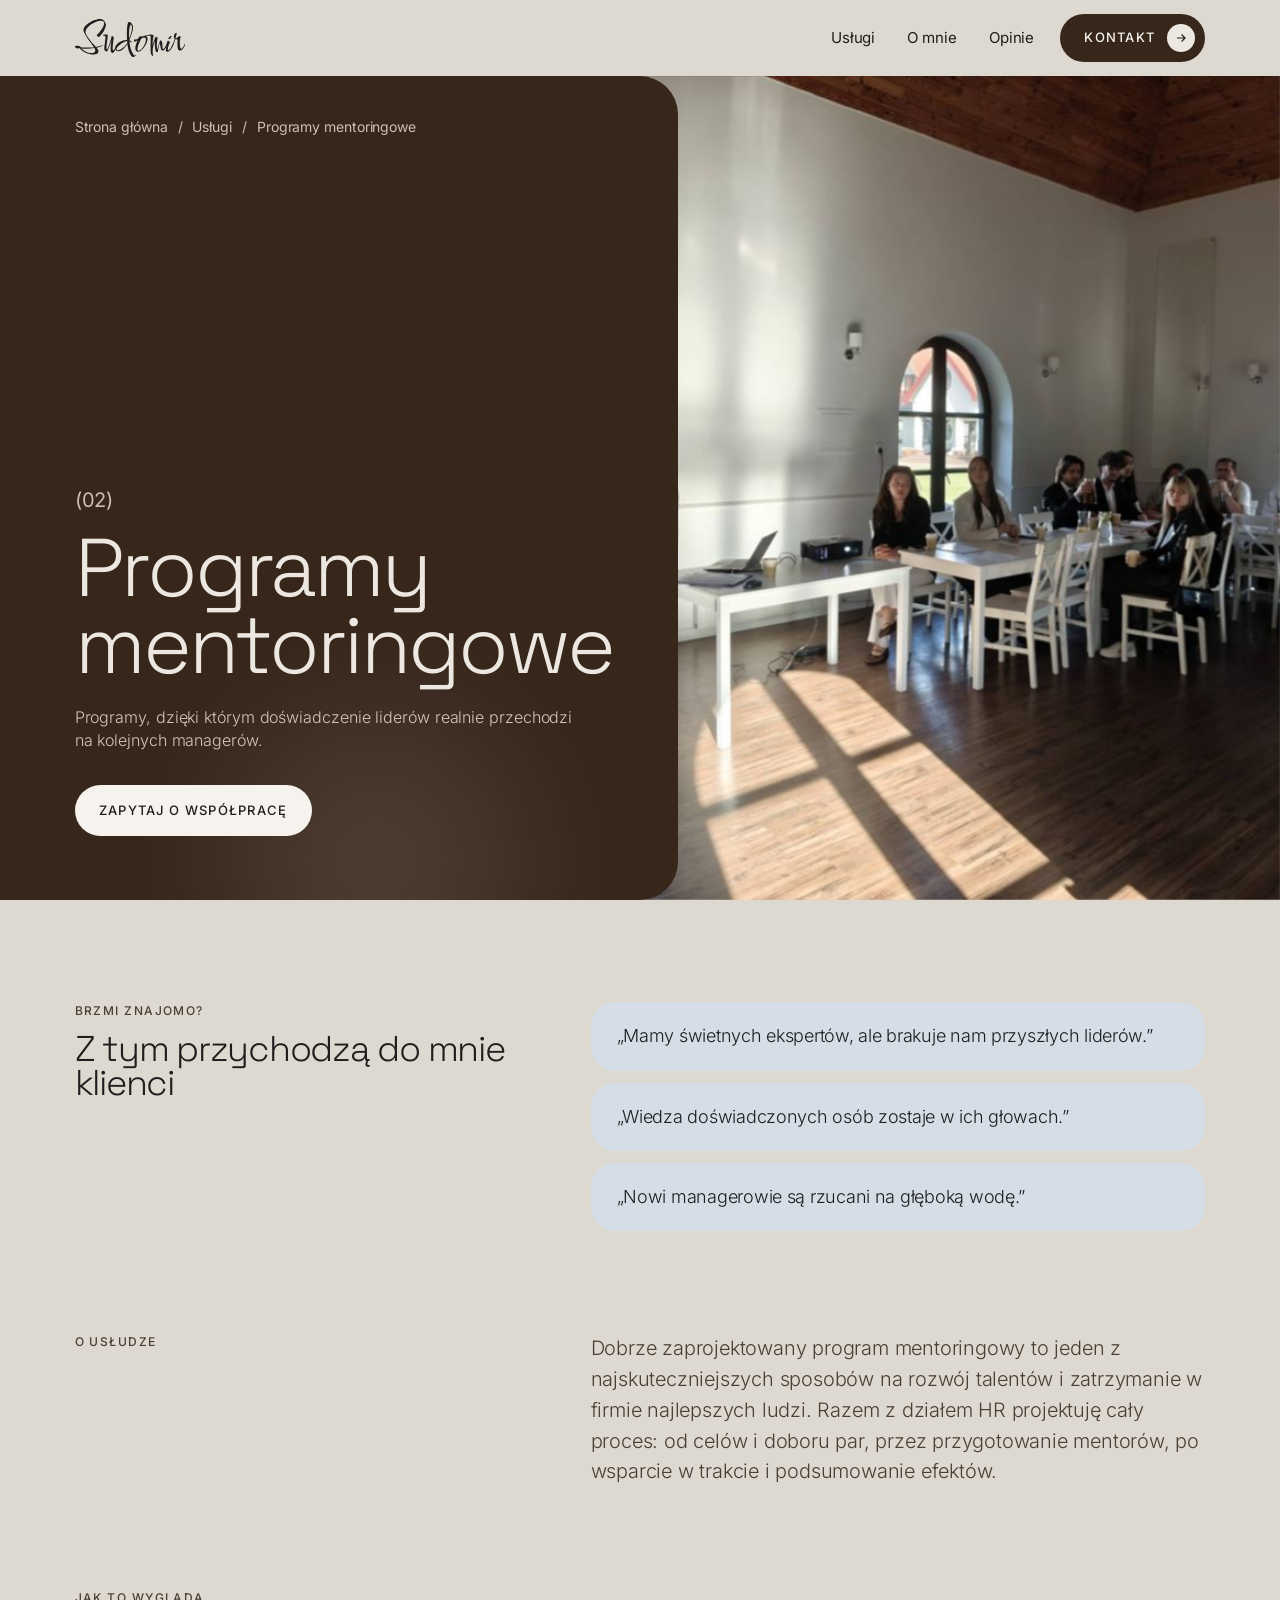
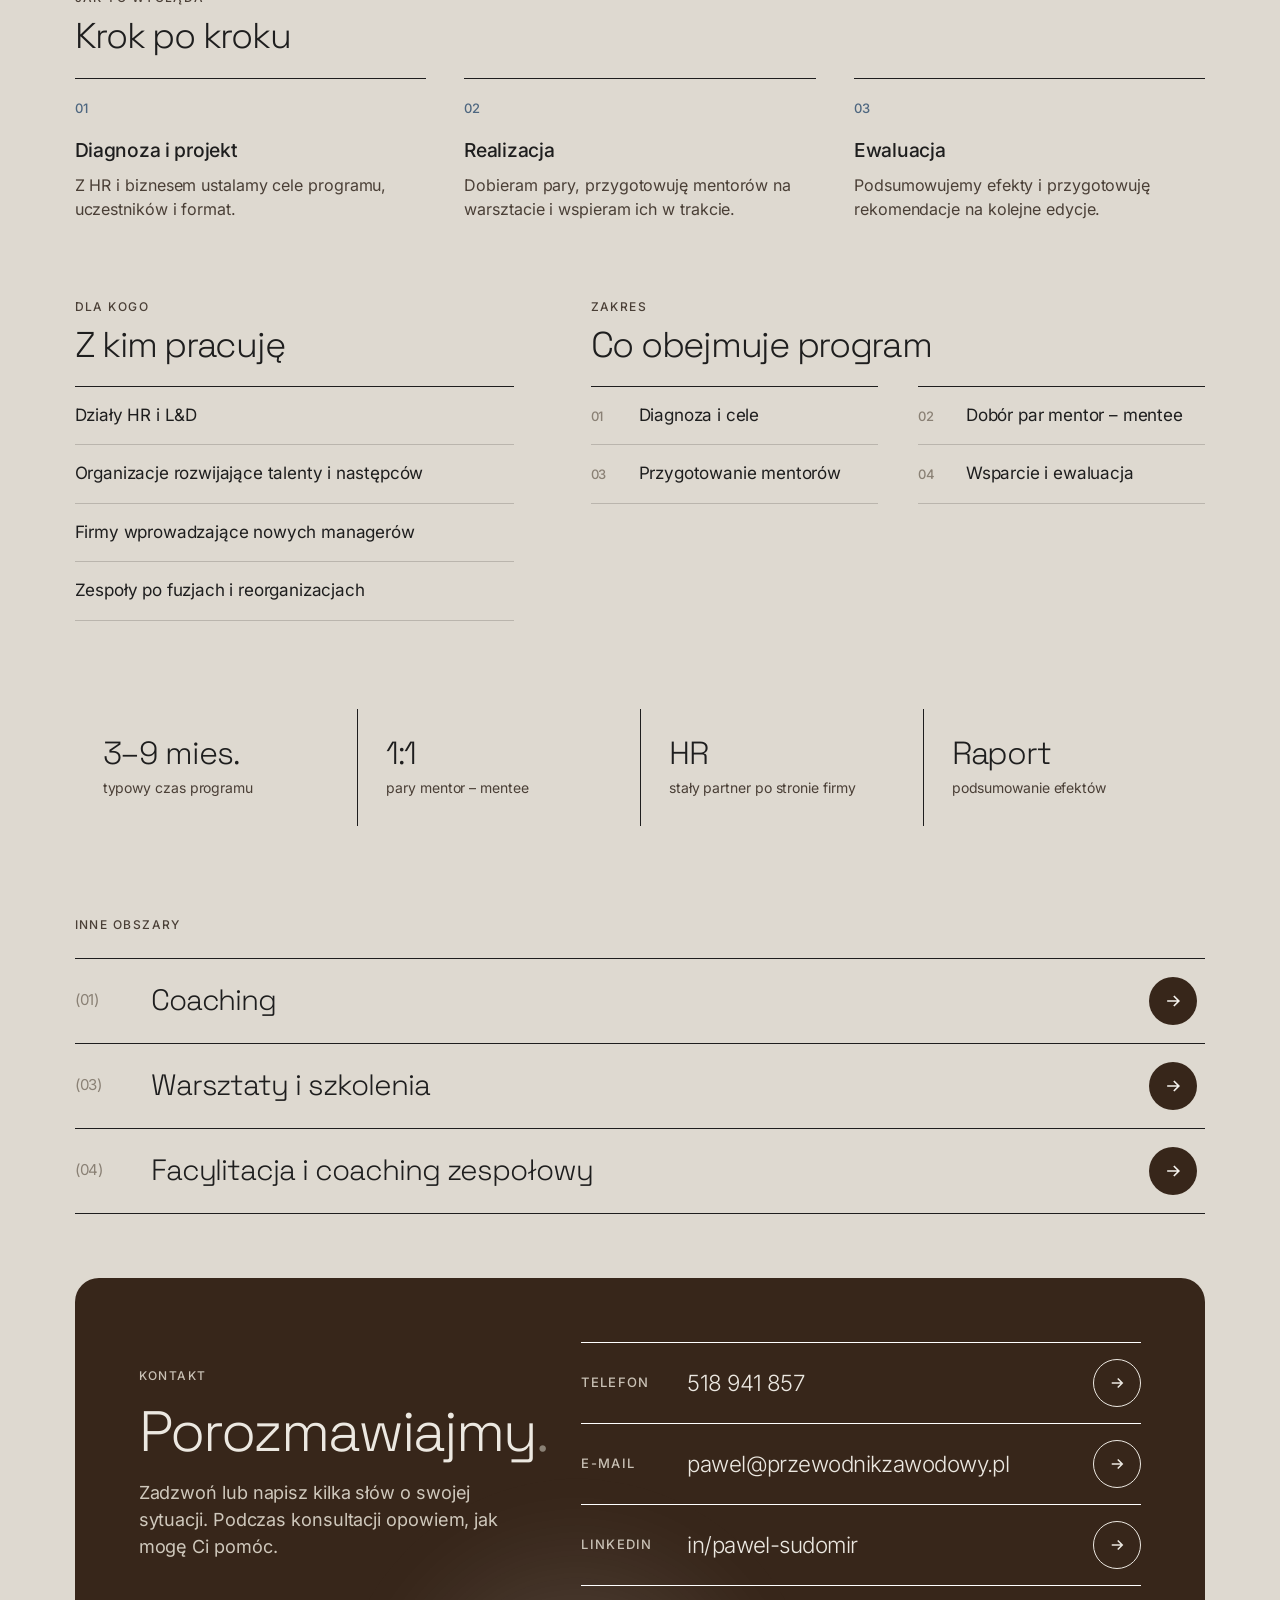
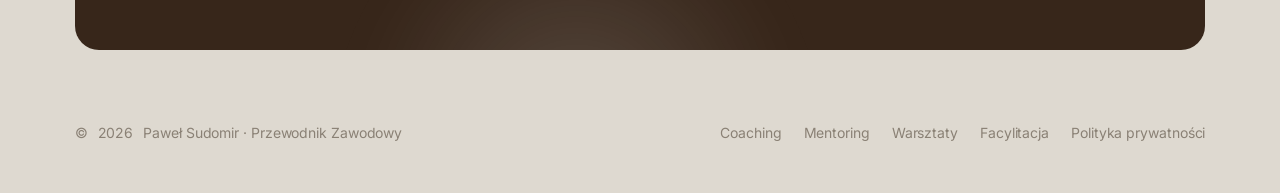
<file: uslugi/mentoring.html>
<!DOCTYPE html>
<html lang="pl">
<head>
<meta charset="utf-8">
<meta name="viewport" content="width=device-width, initial-scale=1, viewport-fit=cover">
<title>Programy mentoringowe — Paweł Sudomir</title>
<meta name="description" content="Programy, dzięki którym doświadczenie liderów realnie przechodzi na kolejnych managerów.">
<link rel="canonical" href="https://przewodnikzawodowy.pl/uslugi/mentoring.html">
<meta property="og:type" content="website">
<meta property="og:title" content="Programy mentoringowe — Paweł Sudomir">
<meta property="og:description" content="Programy, dzięki którym doświadczenie liderów realnie przechodzi na kolejnych managerów.">
<meta property="og:image" content="https://przewodnikzawodowy.pl/assets/img/hero-szeroki.jpg">
<meta name="theme-color" content="#DED9D0">
<link rel="icon" href="../assets/img/favicon.svg" type="image/svg+xml">
<link rel="preload" href="../assets/fonts/inter-latin-wght-normal.woff2" as="font" type="font/woff2" crossorigin>
<link rel="preload" href="../assets/fonts/space-grotesk-latin-wght-normal.woff2" as="font" type="font/woff2" crossorigin>
<link rel="stylesheet" href="../assets/css/style.css">
<script defer src="../assets/js/main.js"></script>
</head>
<body>
<a class="skip" href="#main">Przejdź do treści</a>
<header class="header is-solid" data-solid="1">
  <div class="container">
    <a class="brand" href="../index.html" aria-label="Paweł Sudomir — strona główna"><svg class="logo-svg" viewBox="0 0 314 108" fill="none" xmlns="http://www.w3.org/2000/svg" aria-hidden="true"><path d="M298.62 89.88C295.66 89.88 293.66 88.24 292.62 84.96C291.58 81.6 291.06 77.48 291.06 72.6C291.06 69.96 291.14 67.4 291.3 64.92C291.46 62.36 291.58 60.24 291.66 58.56C290.38 58.4 289.14 58.16 287.94 57.84C286.82 57.44 285.94 57.04 285.3 56.64C285.22 57.2 284.9 58.36 284.34 60.12C283.78 61.8 283.1 63.76 282.3 66C281.58 68.24 280.78 70.44 279.9 72.6C279.02 74.76 278.18 76.56 277.38 78C276.58 79.36 275.86 80.04 275.22 80.04C274.9 80.04 274.74 79.8 274.74 79.32C274.74 78.68 275.02 77.8 275.58 76.68C277.18 73.4 278.62 70.04 279.9 66.6C281.18 63.16 282.34 59.6 283.38 55.92C282.58 55.6 281.98 55.04 281.58 54.24C281.26 53.36 281.1 52.4 281.1 51.36C281.1 48.48 281.5 46.12 282.3 44.28C283.18 42.44 284.14 41.08 285.18 40.2C286.22 39.24 287.02 38.76 287.58 38.76C288.54 38.76 289.02 39.56 289.02 41.16C289.02 41.96 288.82 43.2 288.42 44.88C288.02 46.48 287.54 48.16 286.98 49.92C286.42 51.6 285.94 52.96 285.54 54C285.54 54 285.78 54.16 286.26 54.48C286.74 54.8 287.26 54.96 287.82 54.96C288.62 54.96 289.38 54.48 290.1 53.52C290.9 52.48 291.82 51.48 292.86 50.52C293.98 49.48 295.38 48.96 297.06 48.96C297.94 48.96 298.7 49.08 299.34 49.32C299.98 49.48 300.3 49.8 300.3 50.28V50.64C299.5 52.64 298.9 55.28 298.5 58.56C298.1 61.76 297.9 65 297.9 68.28C297.9 71.16 298.06 73.88 298.38 76.44C298.7 78.92 299.18 80.92 299.82 82.44C300.54 83.96 301.38 84.72 302.34 84.72C303.3 84.72 304.22 84.2 305.1 83.16C305.98 82.12 306.74 81 307.38 79.8C308.1 78.6 308.58 77.72 308.82 77.16C310.5 74.04 311.54 72.04 311.94 71.16C312.34 70.2 312.86 69.72 313.5 69.72C313.74 69.72 313.86 69.88 313.86 70.2C313.86 70.36 313.78 70.76 313.62 71.4C312.66 74.04 311.46 76.8 310.02 79.68C308.66 82.48 307.02 84.88 305.1 86.88C303.18 88.88 301.02 89.88 298.62 89.88Z" fill="currentColor"/><path d="M268.925 57C268.445 57 267.925 56.92 267.365 56.76C266.885 56.52 266.405 56.28 265.925 56.04C265.605 55.8 265.445 55.48 265.445 55.08C265.445 54.36 265.885 53.48 266.765 52.44C267.645 51.32 268.765 50.36 270.125 49.56C271.485 48.76 272.805 48.36 274.085 48.36C274.805 48.36 275.165 48.56 275.165 48.96C275.165 49.28 274.805 49.68 274.085 50.16C273.205 50.8 272.565 51.68 272.165 52.8C271.765 53.92 271.365 54.92 270.965 55.8C270.565 56.6 269.885 57 268.925 57ZM262.445 93.24C260.925 93.24 259.885 92.76 259.325 91.8C258.765 90.84 258.485 89.36 258.485 87.36C258.485 86.32 258.525 85.2 258.605 84C258.685 82.8 258.845 81.44 259.085 79.92C259.805 74.48 260.605 70.16 261.485 66.96C262.365 63.68 263.485 62.04 264.845 62.04C265.965 62.04 266.965 62.68 267.845 63.96C268.725 65.24 269.325 66.16 269.645 66.72C269.085 67.76 268.325 69.44 267.365 71.76C266.485 74.08 265.685 76.52 264.965 79.08C264.245 81.64 263.885 83.88 263.885 85.8C263.885 87.72 264.325 88.68 265.205 88.68C265.925 88.68 266.725 88.28 267.605 87.48C268.565 86.68 269.445 85.8 270.245 84.84C271.125 83.88 271.685 83.2 271.925 82.8C274.645 78.72 276.365 75.6 277.085 73.44C277.885 71.28 278.645 70.2 279.365 70.2C279.685 70.2 279.845 70.44 279.845 70.92C279.845 71.24 279.765 71.6 279.605 72C279.525 72.32 279.405 72.76 279.245 73.32C278.765 74.6 278.005 76.36 276.965 78.6C275.925 80.76 274.645 82.96 273.125 85.2C271.685 87.44 270.045 89.36 268.205 90.96C266.445 92.48 264.525 93.24 262.445 93.24Z" fill="currentColor"/><path d="M221.994 105.24C221.354 105.24 220.314 104.64 218.874 103.44C217.434 102.32 216.514 101 216.114 99.48C215.554 97.48 215.194 94.84 215.034 91.56C214.874 88.28 214.794 84.72 214.794 80.88C214.794 76.8 214.834 72.64 214.914 68.4C214.994 64.08 215.034 60.12 215.034 56.52C215.034 54.76 215.034 53.16 215.034 51.72C215.034 50.2 214.954 48.88 214.794 47.76C214.634 47.6 214.154 47.48 213.354 47.4C212.634 47.24 211.914 47.12 211.194 47.04C210.554 46.88 210.234 46.8 210.234 46.8C210.234 46.64 210.834 46.28 212.034 45.72C213.314 45.08 215.114 44.76 217.434 44.76C219.754 44.76 221.274 45.2 221.994 46.08C222.714 46.96 223.074 47.72 223.074 48.36C223.074 48.6 223.074 48.84 223.074 49.08C223.074 49.32 223.034 49.56 222.954 49.8C222.314 52.92 221.834 55.76 221.514 58.32C221.194 60.8 220.954 63.36 220.794 66C220.634 68.56 220.514 71.56 220.434 75C220.514 74.76 220.874 73.52 221.514 71.28C222.234 68.96 223.394 65.36 224.994 60.48C226.274 56.4 227.314 53.76 228.114 52.56C228.914 51.28 229.594 50.6 230.154 50.52C230.314 50.6 230.754 50.76 231.474 51C232.194 51.24 232.914 51.64 233.634 52.2C234.354 52.68 234.714 53.32 234.714 54.12V54.36C234.154 57.32 233.634 60.68 233.154 64.44C232.754 68.2 232.554 71.84 232.554 75.36C232.554 77.6 232.634 79.68 232.794 81.6C233.034 83.52 233.434 85.08 233.994 86.28C233.994 85.96 234.234 84.92 234.714 83.16C235.274 81.4 235.914 79.4 236.634 77.16C237.354 74.84 238.034 72.64 238.674 70.56C239.314 68.48 239.794 66.92 240.114 65.88C240.754 63.96 241.314 62.68 241.794 62.04C242.354 61.4 243.114 61.08 244.074 61.08C245.434 61.08 246.394 61.92 246.954 63.6C247.594 65.2 247.994 67.2 248.154 69.6C248.314 72 248.434 74.4 248.514 76.8C248.594 79.2 248.754 81.24 248.994 82.92C249.314 84.52 249.914 85.32 250.794 85.32C251.834 85.32 252.914 84.56 254.034 83.04C255.154 81.44 256.234 79.6 257.274 77.52C258.394 75.44 259.394 73.64 260.274 72.12C261.154 70.52 261.834 69.72 262.314 69.72C262.554 69.72 262.674 69.92 262.674 70.32C262.674 70.64 262.554 71.16 262.314 71.88C261.194 74.6 259.994 77.32 258.714 80.04C257.434 82.76 256.114 85.04 254.754 86.88C253.394 88.72 251.954 89.64 250.434 89.64C248.514 89.64 246.994 89.08 245.874 87.96C245.074 87.24 244.434 85.92 243.954 84C243.474 82 243.074 79.92 242.754 77.76C242.434 75.6 242.114 73.76 241.794 72.24C241.554 70.64 241.274 69.84 240.954 69.84C240.714 69.84 240.354 70.56 239.874 72C239.474 73.36 239.034 75.08 238.554 77.16C238.074 79.24 237.594 81.36 237.114 83.52C236.714 85.6 236.354 87.44 236.034 89.04C235.794 90.64 235.674 91.64 235.674 92.04C235.674 93 235.234 93.56 234.354 93.72C233.554 93.88 232.514 93.96 231.234 93.96C230.674 93.96 230.114 93.08 229.554 91.32C228.994 89.48 228.474 87.16 227.994 84.36C227.594 81.48 227.274 78.44 227.034 75.24C226.794 72.04 226.674 69.08 226.674 66.36C226.674 65.48 226.674 64.68 226.674 63.96C226.674 63.16 226.714 62.44 226.794 61.8C225.514 65.48 224.194 69.96 222.834 75.24C221.474 80.44 220.794 86.08 220.794 92.16C220.794 94.64 220.914 96.96 221.154 99.12C221.394 101.28 221.794 102.96 222.354 104.16C222.434 104.32 222.474 104.52 222.474 104.76C222.474 105.08 222.314 105.24 221.994 105.24Z" fill="currentColor"/><path d="M179.797 92.76C176.917 92.76 174.797 91.84 173.437 90C172.077 88.08 171.397 85.76 171.397 83.04C171.397 80.16 172.077 76.64 173.437 72.48C174.797 68.32 176.237 64.4 177.757 60.72C176.397 61.6 174.997 62.4 173.557 63.12C172.117 63.84 170.837 64.2 169.717 64.2C168.917 64.2 168.317 64 167.917 63.6C167.597 63.2 167.437 62.76 167.437 62.28C167.437 61.88 167.557 61.28 167.797 60.48C168.037 59.68 168.437 58.92 168.997 58.2C169.637 57.48 170.397 57.12 171.277 57.12C171.597 57.12 171.757 57.24 171.757 57.48C171.757 57.56 171.717 57.64 171.637 57.72C171.637 57.72 171.637 57.76 171.637 57.84C171.557 58 171.517 58.16 171.517 58.32C171.517 58.64 171.717 58.8 172.117 58.8C172.357 58.8 172.637 58.76 172.957 58.68C173.357 58.6 173.757 58.44 174.157 58.2C174.957 57.8 175.877 57.32 176.917 56.76C177.957 56.12 179.117 55.48 180.397 54.84L182.197 51.24C182.677 50.36 183.237 49.76 183.877 49.44C184.517 49.04 185.117 48.84 185.677 48.84C186.557 48.84 187.317 49 187.957 49.32C188.677 49.56 189.317 49.88 189.877 50.28C190.757 49.88 191.677 49.52 192.637 49.2C193.677 48.8 194.677 48.52 195.637 48.36C198.677 47.24 201.837 46.36 205.117 45.72C208.397 45 211.637 44.64 214.837 44.64C216.597 44.64 218.397 44.88 220.237 45.36C222.077 45.84 222.997 46.6 222.997 47.64C222.997 47.96 222.677 48.12 222.037 48.12C220.757 48.12 219.277 47.96 217.597 47.64C215.997 47.32 214.397 47.16 212.797 47.16C210.797 47.16 208.877 47.28 207.037 47.52C205.197 47.68 203.477 47.96 201.877 48.36C203.157 48.92 204.197 49.88 204.997 51.24C205.877 52.6 206.317 54.32 206.317 56.4C206.317 58.64 205.757 61.32 204.637 64.44C203.597 67.56 202.157 70.76 200.317 74.04C198.557 77.32 196.517 80.4 194.197 83.28C191.877 86.08 189.477 88.36 186.997 90.12C184.517 91.88 182.117 92.76 179.797 92.76ZM181.117 90.24C182.797 90.24 184.517 89.48 186.277 87.96C188.117 86.44 189.917 84.52 191.677 82.2C193.437 79.88 194.997 77.48 196.357 75C196.997 73.88 197.717 72.36 198.517 70.44C199.397 68.52 200.117 66.48 200.677 64.32C201.317 62.16 201.637 60.2 201.637 58.44C201.637 56.84 201.277 55.52 200.557 54.48C199.917 53.36 198.677 52.8 196.837 52.8C195.957 52.8 194.837 53.04 193.477 53.52C192.117 54 190.677 54.56 189.157 55.2C188.837 55.52 188.517 55.88 188.197 56.28C187.957 56.6 187.757 56.96 187.597 57.36C186.077 60.16 184.557 63.28 183.037 66.72C181.517 70.08 180.237 73.36 179.197 76.56C178.237 79.76 177.757 82.56 177.757 84.96C177.757 88.48 178.877 90.24 181.117 90.24Z" fill="currentColor"/><path d="M165.978 107.88C163.178 107.88 160.698 106.16 158.538 102.72C155.978 98.72 153.938 94 152.418 88.56C150.898 83.12 149.738 77.24 148.938 70.92C147.578 73.08 145.978 75.36 144.138 77.76C142.298 80.16 140.258 82.44 138.018 84.6C135.778 86.68 133.458 88.4 131.058 89.76C128.658 91.04 126.218 91.68 123.738 91.68C121.418 91.68 119.578 91.28 118.218 90.48C116.938 89.68 115.978 88.76 115.338 87.72C114.778 86.6 114.418 85.56 114.258 84.6C114.178 83.64 114.138 82.96 114.138 82.56C114.138 80.32 114.938 77.88 116.538 75.24C118.218 72.6 120.538 70.12 123.498 67.8C126.538 65.4 130.098 63.44 134.178 61.92C138.338 60.4 142.858 59.64 147.738 59.64H147.858C147.698 56.68 147.578 53.68 147.498 50.64C147.418 47.6 147.378 44.52 147.378 41.4C147.378 37.16 147.498 32.96 147.738 28.8C147.978 24.64 148.378 20.88 148.938 17.52C149.578 14.08 150.418 11.4 151.458 9.47997C151.938 8.67997 152.658 8.27997 153.618 8.27997C155.698 8.27997 157.578 9.07997 159.258 10.68C160.938 12.2 162.298 14.04 163.338 16.2C164.378 18.36 164.898 20.44 164.898 22.44C164.898 28.28 163.858 34.32 161.778 40.56C159.698 46.8 157.258 53.36 154.458 60.24V60.6L156.138 61.2C157.738 62 159.058 63 160.098 64.2C161.218 65.32 161.778 66.32 161.778 67.2C161.778 67.52 161.658 67.68 161.418 67.68C161.178 67.68 160.938 67.48 160.698 67.08C158.698 65.32 156.698 64.2 154.698 63.72C155.338 70.44 156.378 76.64 157.818 82.32C159.258 87.92 161.138 92.8 163.458 96.96C164.818 99.44 165.938 101.12 166.818 102C167.698 102.96 168.458 103.44 169.098 103.44C169.738 103.44 170.298 103.04 170.778 102.24C171.338 101.52 171.778 101.16 172.098 101.16C172.338 101.16 172.458 101.4 172.458 101.88V102.36C172.298 102.76 171.978 103.4 171.498 104.28C171.018 105.16 170.338 105.96 169.458 106.68C168.578 107.48 167.418 107.88 165.978 107.88ZM154.098 55.92C155.778 51.6 157.138 47.72 158.178 44.28C159.218 40.84 160.138 37.12 160.938 33.12C161.178 31.84 161.378 30.52 161.538 29.16C161.698 27.72 161.778 26.36 161.778 25.08C161.778 22.76 161.538 20.72 161.058 18.96C160.658 17.2 159.978 16.16 159.018 15.84C157.578 17.04 156.458 19.04 155.658 21.84C154.938 24.56 154.418 27.72 154.098 31.32C153.858 34.84 153.738 38.4 153.738 42C153.738 46.8 153.858 51.44 154.098 55.92ZM122.418 88.8C124.418 88.8 126.618 88.16 129.018 86.88C131.498 85.52 133.938 83.8 136.338 81.72C138.818 79.64 141.098 77.4 143.178 75C145.338 72.52 147.138 70.16 148.578 67.92L148.098 62.88C146.018 62.96 143.658 63.56 141.018 64.68C138.458 65.8 135.818 67.2 133.098 68.88C130.458 70.56 128.018 72.4 125.778 74.4C123.538 76.32 121.698 78.24 120.258 80.16C118.898 82 118.218 83.68 118.218 85.2C118.218 86.64 118.978 87.76 120.498 88.56C120.818 88.64 121.138 88.72 121.458 88.8C121.778 88.8 122.098 88.8 122.418 88.8Z" fill="currentColor"/><path d="M107.067 96.36C105.707 96.36 104.387 95.72 103.107 94.44C101.907 93.08 101.307 91.36 101.307 89.28C101.307 85.36 101.427 81.48 101.667 77.64C101.987 73.72 102.307 70.24 102.627 67.2C103.027 64.08 103.307 61.8 103.467 60.36C102.667 63.72 101.667 67.08 100.467 70.44C99.2672 73.8 98.0672 76.96 96.8672 79.92C95.6672 82.8 94.6272 85.24 93.7472 87.24C92.8672 89.16 92.3472 90.4 92.1872 90.96C91.8672 91.84 91.1872 92.28 90.1472 92.28C89.3472 92.28 88.4272 92.04 87.3872 91.56C86.3472 91.08 85.4272 90.52 84.6272 89.88C83.9072 89.16 83.5072 88.56 83.4272 88.08C83.3472 87.68 83.3072 87.24 83.3072 86.76C83.3072 86.2 83.3072 85.64 83.3072 85.08C83.3072 81.4 83.5472 77.88 84.0272 74.52C84.5072 71.08 84.9472 67.68 85.3472 64.32C85.5072 62.8 85.7472 61.04 86.0672 59.04C86.3872 57.04 86.5472 55.12 86.5472 53.28C86.5472 52.48 86.5072 51.72 86.4272 51C86.3472 50.2 86.1872 49.52 85.9472 48.96C85.6272 48.32 84.8272 47.84 83.5472 47.52C82.2672 47.12 81.1872 46.92 80.3072 46.92C79.3472 46.92 78.8672 46.68 78.8672 46.2C78.8672 45.32 79.7072 44.8 81.3872 44.64C82.9072 44.48 84.3072 44.32 85.5872 44.16C86.8672 43.92 88.1072 43.8 89.3072 43.8C90.4272 43.8 91.3072 43.92 91.9472 44.16C92.6672 44.4 93.0272 44.84 93.0272 45.48C93.0272 48.52 92.7472 52.2 92.1872 56.52C91.6272 60.76 91.0272 65.12 90.3872 69.6C89.8272 74.08 89.5472 78.12 89.5472 81.72C89.5472 82.84 89.5872 83.92 89.6672 84.96C89.7472 85.92 89.9872 86.4 90.3872 86.4C90.9472 86.4 91.7072 85.52 92.6672 83.76C93.6272 81.92 94.6672 79.48 95.7872 76.44C96.9872 73.4 98.1472 70.16 99.2672 66.72C100.387 63.2 101.387 59.84 102.267 56.64C103.147 53.44 103.827 50.76 104.307 48.6C104.387 48.2 104.707 48 105.267 48C106.147 48 107.107 48.48 108.147 49.44C109.267 50.32 110.067 51.32 110.547 52.44C110.307 53.4 109.987 55.16 109.587 57.72C109.187 60.28 108.787 63.16 108.387 66.36C107.987 69.56 107.667 72.72 107.427 75.84C107.187 78.88 107.067 81.44 107.067 83.52C107.067 86 107.307 87.48 107.787 87.96C108.347 88.36 108.907 88.56 109.467 88.56C110.107 88.56 110.827 88 111.627 86.88C112.507 85.76 113.387 84.36 114.267 82.68C115.147 81 116.027 79.36 116.907 77.76C117.787 76.08 118.547 74.68 119.187 73.56C119.907 72.44 120.467 71.88 120.867 71.88C121.187 71.88 121.347 72.08 121.347 72.48C121.347 72.72 121.227 73.16 120.987 73.8C120.667 74.6 120.107 75.92 119.307 77.76C118.587 79.52 117.707 81.48 116.667 83.64C115.627 85.72 114.547 87.72 113.427 89.64C112.307 91.56 111.187 93.16 110.067 94.44C108.947 95.72 107.947 96.36 107.067 96.36Z" fill="currentColor"/><path d="M52.8 100.8C49.36 100.8 45.68 100.32 41.76 99.36C37.84 98.48 34 97.24 30.24 95.64C26.56 93.96 23.24 92.08 20.28 90C17.4 87.92 15.24 85.68 13.8 83.28C13.16 83.28 12.44 83.32 11.64 83.4C10.84 83.48 10 83.52 9.12 83.52C8.16 83.52 6.96 83.36 5.52 83.04C4.08 82.72 2.8 82.16 1.68 81.36C0.56 80.56 0 79.48 0 78.12C0 77.48 0.44 76.92 1.32 76.44C2.28 75.96 4.04 75.72 6.6 75.72C11.56 75.72 15 77.24 16.92 80.28C19.56 80.6 22.36 80.84 25.32 81C28.28 81.16 31.32 81.24 34.44 81.24C37.64 81.24 40.84 81.16 44.04 81C47.32 80.84 50.56 80.56 53.76 80.16C52 77.36 50 74.56 47.76 71.76C45.6 68.96 43.88 66.68 42.6 64.92C39.64 60.92 36.72 56.8 33.84 52.56C30.96 48.24 28.2 43.36 25.56 37.92C24.52 35.84 24 33.72 24 31.56C24 28.36 25 25.36 27 22.56C29 19.68 31.52 17.04 34.56 14.64C37.6 12.24 40.8 10.16 44.16 8.4C47.6 6.56 50.68 5.04 53.4 3.84C56.28 2.64 59.2 1.72 62.16 1.08C65.12 0.36 67.96 0 70.68 0C72.28 0 73.8 0.120001 75.24 0.360003C77.24 0.680003 79.16 1.76 81 3.6C82.92 5.36 84.52 7.48 85.8 9.96C87.08 12.36 87.72 14.76 87.72 17.16C87.72 19.4 87.16 22 86.04 24.96C85 27.84 83.64 30.8 81.96 33.84C80.28 36.8 78.48 39.6 76.56 42.24C74.64 44.8 72.84 46.88 71.16 48.48C69.56 50.08 68.28 50.88 67.32 50.88C65.96 50.88 64.72 50.16 63.6 48.72C62.56 47.28 62.04 46.16 62.04 45.36C62.04 44.88 62.16 44.6 62.4 44.52C64.56 42.92 66.84 40.76 69.24 38.04C71.64 35.32 73.84 32.4 75.84 29.28C77.92 26.08 79.6 22.96 80.88 19.92C82.24 16.8 82.92 14.12 82.92 11.88C82.92 9.32 81.96 7.6 80.04 6.72C78.2 5.76 75.88 5.28 73.08 5.28C70.44 5.28 67.64 5.72 64.68 6.6C61.72 7.4 59.12 8.36 56.88 9.48C49.6 13.08 44 16.56 40.08 19.92C36.16 23.2 33.44 26.28 31.92 29.16C30.48 32.04 29.76 34.68 29.76 37.08C29.76 39.56 30.96 42.88 33.36 47.04C35.76 51.12 39.84 56.64 45.6 63.6C47.76 66.24 50.08 68.92 52.56 71.64C55.12 74.28 57.44 76.84 59.52 79.32C63.28 78.68 66.76 77.88 69.96 76.92C73.24 75.96 76.12 74.84 78.6 73.56C78.68 73.48 78.8 73.44 78.96 73.44C79.2 73.44 79.32 73.56 79.32 73.8C79.32 74.44 79.04 74.92 78.48 75.24C76.72 76.52 74.36 77.68 71.4 78.72C68.44 79.76 65.08 80.68 61.32 81.48C62.92 83.4 64.2 85.24 65.16 87C66.12 88.68 66.6 90.2 66.6 91.56C66.6 94.84 65.28 97.2 62.64 98.64C60.08 100.08 56.8 100.8 52.8 100.8ZM46.92 96.6C50.04 96.6 52.6 96.04 54.6 94.92C56.68 93.8 57.72 92.08 57.72 89.76C57.72 88.8 57.48 87.72 57 86.52C56.52 85.24 55.88 83.92 55.08 82.56C47.64 83.68 39.96 84.24 32.04 84.24C27.4 84.24 22.96 84 18.72 83.52C20.64 86.08 23.16 88.36 26.28 90.36C29.48 92.36 32.88 93.92 36.48 95.04C40.16 96.08 43.64 96.6 46.92 96.6Z" fill="currentColor"/></svg></a>
    <nav class="nav" aria-label="Główna nawigacja">
      <a href="../index.html#uslugi">Usługi</a>
      <a href="../index.html#o-mnie">O mnie</a>
      <a href="../index.html#opinie">Opinie</a>
      <a class="btn" href="#kontakt">Kontakt <span class="ic"><svg viewBox="0 0 24 24" fill="none" stroke="currentColor" stroke-width="2" aria-hidden="true"><path d="M5 12h14M13 6l6 6-6 6"/></svg></span></a>
    </nav>
    <button class="burger" aria-label="Otwórz menu" aria-expanded="false" aria-controls="mobile-menu"><span></span><span></span></button>
  </div>
</header>
<div class="mobile-menu" id="mobile-menu" aria-hidden="true">
  <nav aria-label="Menu mobilne">
    <a href="../index.html#uslugi">Usługi</a>
    <a href="../index.html#o-mnie">O mnie</a>
    <a href="../index.html#opinie">Opinie</a>
    <a href="#kontakt">Kontakt</a>
  </nav>
  <div class="mm-contact"><a href="tel:+48518941857">518 941 857</a><a href="mailto:pawel@przewodnikzawodowy.pl">pawel@przewodnikzawodowy.pl</a></div>
</div>
<main id="main" class="page-top">
  <section class="sp-hero" aria-labelledby="h1">
    <div class="sp-text">
      <div class="blob" aria-hidden="true"></div>
      <nav class="crumbs fade-in" aria-label="Okruszki"><a href="../index.html">Strona główna</a><span>/</span><a href="../index.html#uslugi">Usługi</a><span>/</span><span aria-current="page">Programy mentoringowe</span></nav>
      <div class="sp-main">
        <p class="nr fade-in">(02)</p>
        <h1 id="h1" class="fade-in d1">Programy mentoringowe</h1>
        <p class="lead fade-in d2">Programy, dzięki którym doświadczenie liderów realnie przechodzi na kolejnych managerów.</p>
        <a class="btn btn-cream fade-in d3" href="#kontakt">Zapytaj o współpracę</a>
      </div>
    </div>
    <div class="sp-photo"><img src="../assets/img/sala.jpg" alt="Programy mentoringowe — Paweł Sudomir" style="object-position:50% 50%"></div>
  </section>

  <div class="container">
    <section class="sp-pains" aria-labelledby="pains-h"><p class="kicker rv">Brzmi znajomo?</p><h2 class="sp-h rv" id="pains-h">Z tym przychodzą do mnie klienci</h2><ul><li class="rv">„Mamy świetnych ekspertów, ale brakuje nam przyszłych liderów.”</li><li class="rv">„Wiedza doświadczonych osób zostaje w ich głowach.”</li><li class="rv">„Nowi managerowie są rzucani na głęboką wodę.”</li></ul></section>
    <section class="sp-intro" aria-label="Opis"><p class="kicker rv">O usłudze</p><p class="sp-intro-text rv">Dobrze zaprojektowany program mentoringowy to jeden z najskuteczniejszych sposobów na rozwój talentów i zatrzymanie w firmie najlepszych ludzi. Razem z działem HR projektuję cały proces: od celów i doboru par, przez przygotowanie mentorów, po wsparcie w trakcie i podsumowanie efektów.</p></section>
    <section class="sp-steps" aria-labelledby="kroki"><p class="kicker rv">Jak to wygląda</p><h2 class="sp-h rv" id="kroki">Krok po kroku</h2><ol><li class="step rv"><small>01</small><b>Diagnoza i projekt</b><p>Z HR i biznesem ustalamy cele programu, uczestników i format.</p></li><li class="step rv"><small>02</small><b>Realizacja</b><p>Dobieram pary, przygotowuję mentorów na warsztacie i wspieram ich w trakcie.</p></li><li class="step rv"><small>03</small><b>Ewaluacja</b><p>Podsumowujemy efekty i przygotowuję rekomendacje na kolejne edycje.</p></li></ol></section>
    <div class="sp-grid"><section aria-labelledby="kto"><p class="kicker rv">Dla kogo</p><h2 class="sp-h rv" id="kto">Z kim pracuję</h2><ul class="lines"><li class="rv">Działy HR i L&D</li><li class="rv">Organizacje rozwijające talenty i następców</li><li class="rv">Firmy wprowadzające nowych managerów</li><li class="rv">Zespoły po fuzjach i reorganizacjach</li></ul></section><section aria-labelledby="zakres"><p class="kicker rv">Zakres</p><h2 class="sp-h rv" id="zakres">Co obejmuje program</h2><ul class="lines numbered"><li class="rv"><small>01</small><span>Diagnoza i cele</span></li><li class="rv"><small>02</small><span>Dobór par mentor – mentee</span></li><li class="rv"><small>03</small><span>Przygotowanie mentorów</span></li><li class="rv"><small>04</small><span>Wsparcie i ewaluacja</span></li></ul></section></div>
    <div class="stats sp-stats" aria-label="W skrócie"><div class="stat rv"><div class="num">3–9 mies.</div><p>typowy czas programu</p></div><div class="stat rv"><div class="num">1:1</div><p>pary mentor – mentee</p></div><div class="stat rv"><div class="num">HR</div><p>stały partner po stronie firmy</p></div><div class="stat rv"><div class="num">Raport</div><p>podsumowanie efektów</p></div></div>
    <nav class="others" aria-labelledby="inne">
      <p class="kicker rv" id="inne">Inne obszary</p>
      <div class="o-rows">
      <a class="o-row" href="coaching.html"><small>(01)</small><span>Coaching</span><i><svg viewBox="0 0 24 24" fill="none" stroke="currentColor" stroke-width="2" aria-hidden="true"><path d="M5 12h14M13 6l6 6-6 6"/></svg></i></a>
      <a class="o-row" href="warsztaty.html"><small>(03)</small><span>Warsztaty i szkolenia</span><i><svg viewBox="0 0 24 24" fill="none" stroke="currentColor" stroke-width="2" aria-hidden="true"><path d="M5 12h14M13 6l6 6-6 6"/></svg></i></a>
      <a class="o-row" href="facylitacja.html"><small>(04)</small><span>Facylitacja i coaching zespołowy</span><i><svg viewBox="0 0 24 24" fill="none" stroke="currentColor" stroke-width="2" aria-hidden="true"><path d="M5 12h14M13 6l6 6-6 6"/></svg></i></a>
      </div>
    </nav>
  </div>
  <section class="contact-wrap container" id="kontakt" aria-labelledby="kontakt-h">
    <div class="contact contact-simple rv">
      <div class="blob" aria-hidden="true"></div>
      <div>
        <p class="kicker">Kontakt</p>
        <h2 id="kontakt-h">Porozmawiajmy<span>.</span></h2>
        <p class="note">Zadzwoń lub napisz kilka słów o swojej sytuacji. Podczas konsultacji opowiem, jak mogę Ci pomóc.</p>
      </div>
      <div class="c-rows">
        <a class="c-row" href="tel:+48518941857"><small>Telefon</small><span>518 941 857</span><i><svg viewBox="0 0 24 24" fill="none" stroke="currentColor" stroke-width="2" aria-hidden="true"><path d="M5 12h14M13 6l6 6-6 6"/></svg></i></a>
        <a class="c-row" href="mailto:pawel@przewodnikzawodowy.pl"><small>E-mail</small><span>pawel@przewodnikzawodowy.pl</span><i><svg viewBox="0 0 24 24" fill="none" stroke="currentColor" stroke-width="2" aria-hidden="true"><path d="M5 12h14M13 6l6 6-6 6"/></svg></i></a>
        <a class="c-row" href="https://pl.linkedin.com/in/pawel-sudomir" target="_blank" rel="noopener"><small>LinkedIn</small><span>in/pawel-sudomir</span><i><svg viewBox="0 0 24 24" fill="none" stroke="currentColor" stroke-width="2" aria-hidden="true"><path d="M5 12h14M13 6l6 6-6 6"/></svg></i></a>
      </div>
    </div>
  </section>
</main>
<footer class="footer">
  <div class="container">
    <span>© <span data-year>2026</span> Paweł Sudomir · Przewodnik Zawodowy</span>
    <nav aria-label="Stopka"><a href="../uslugi/coaching.html">Coaching</a><a href="../uslugi/mentoring.html">Mentoring</a><a href="../uslugi/warsztaty.html">Warsztaty</a><a href="../uslugi/facylitacja.html">Facylitacja</a><a href="../polityka-prywatnosci.html">Polityka prywatności</a></nav>
  </div>
</footer>
</body>
</html>
</file>
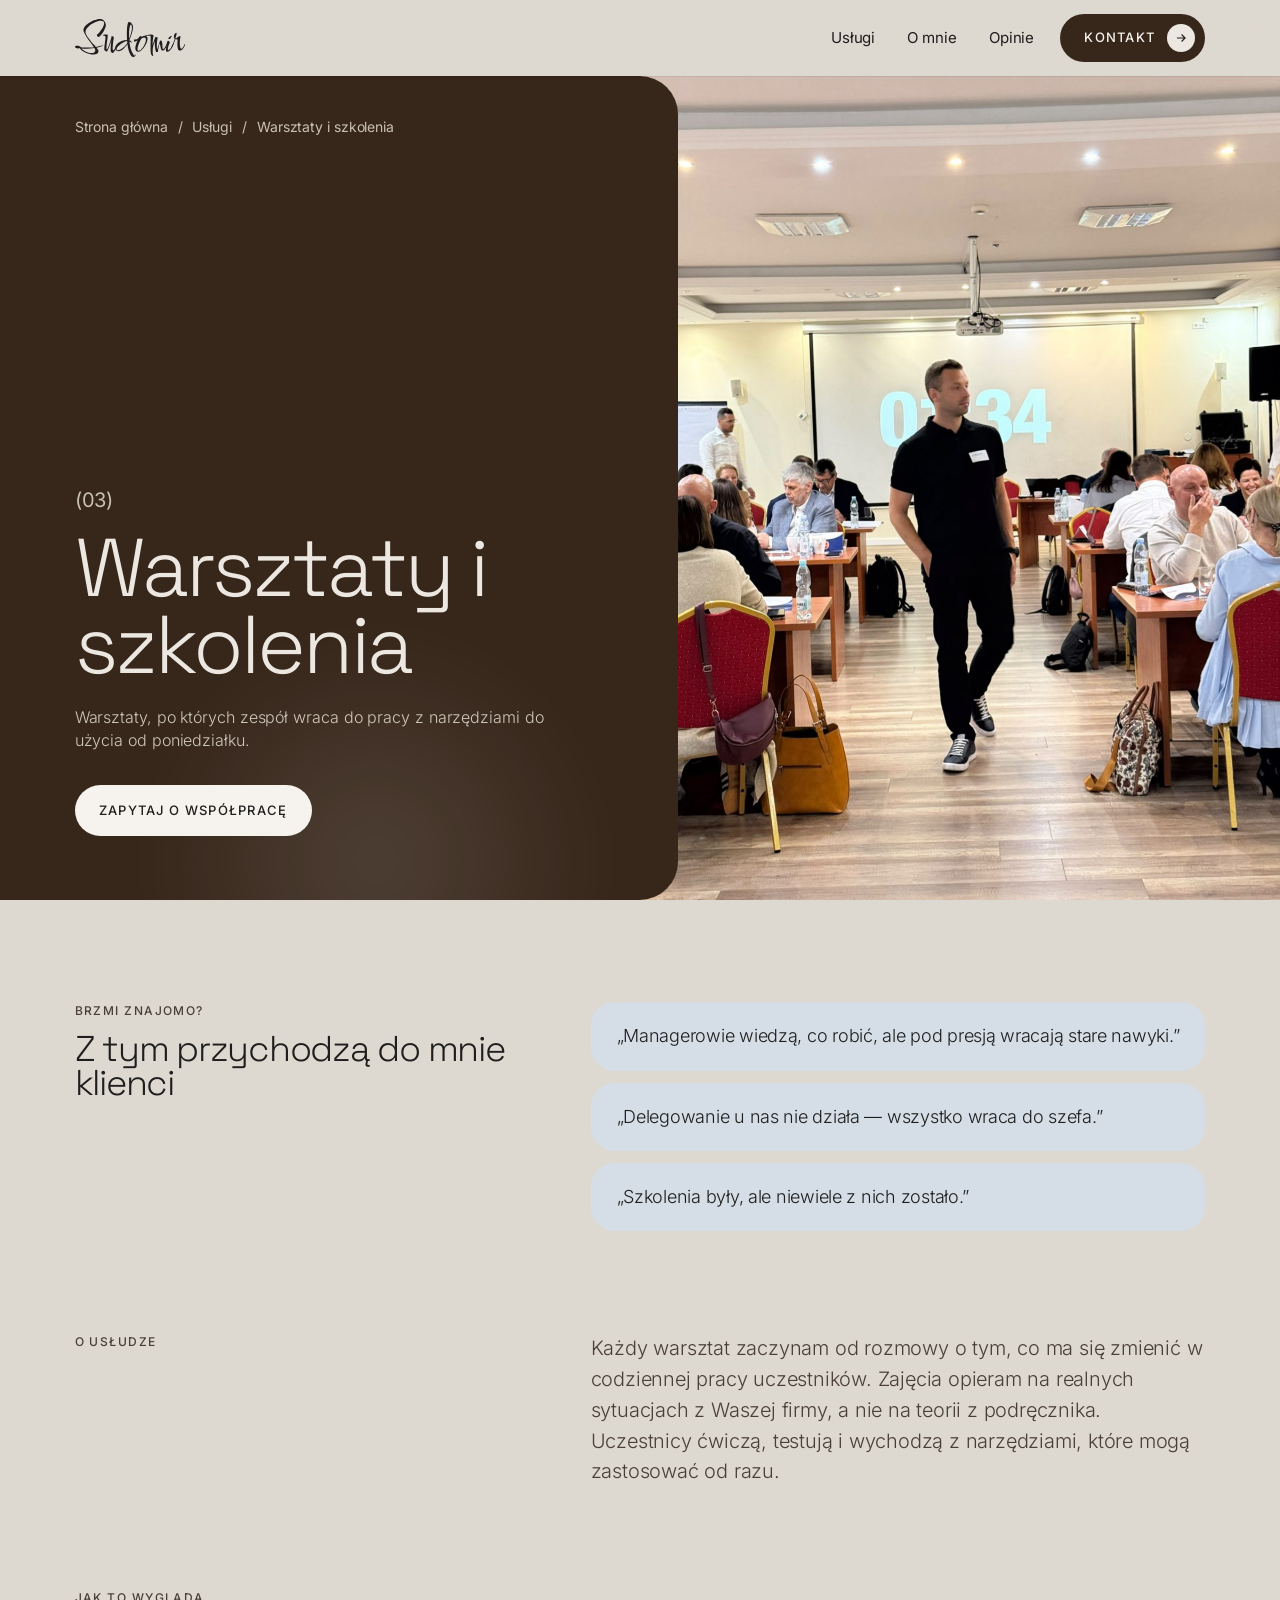
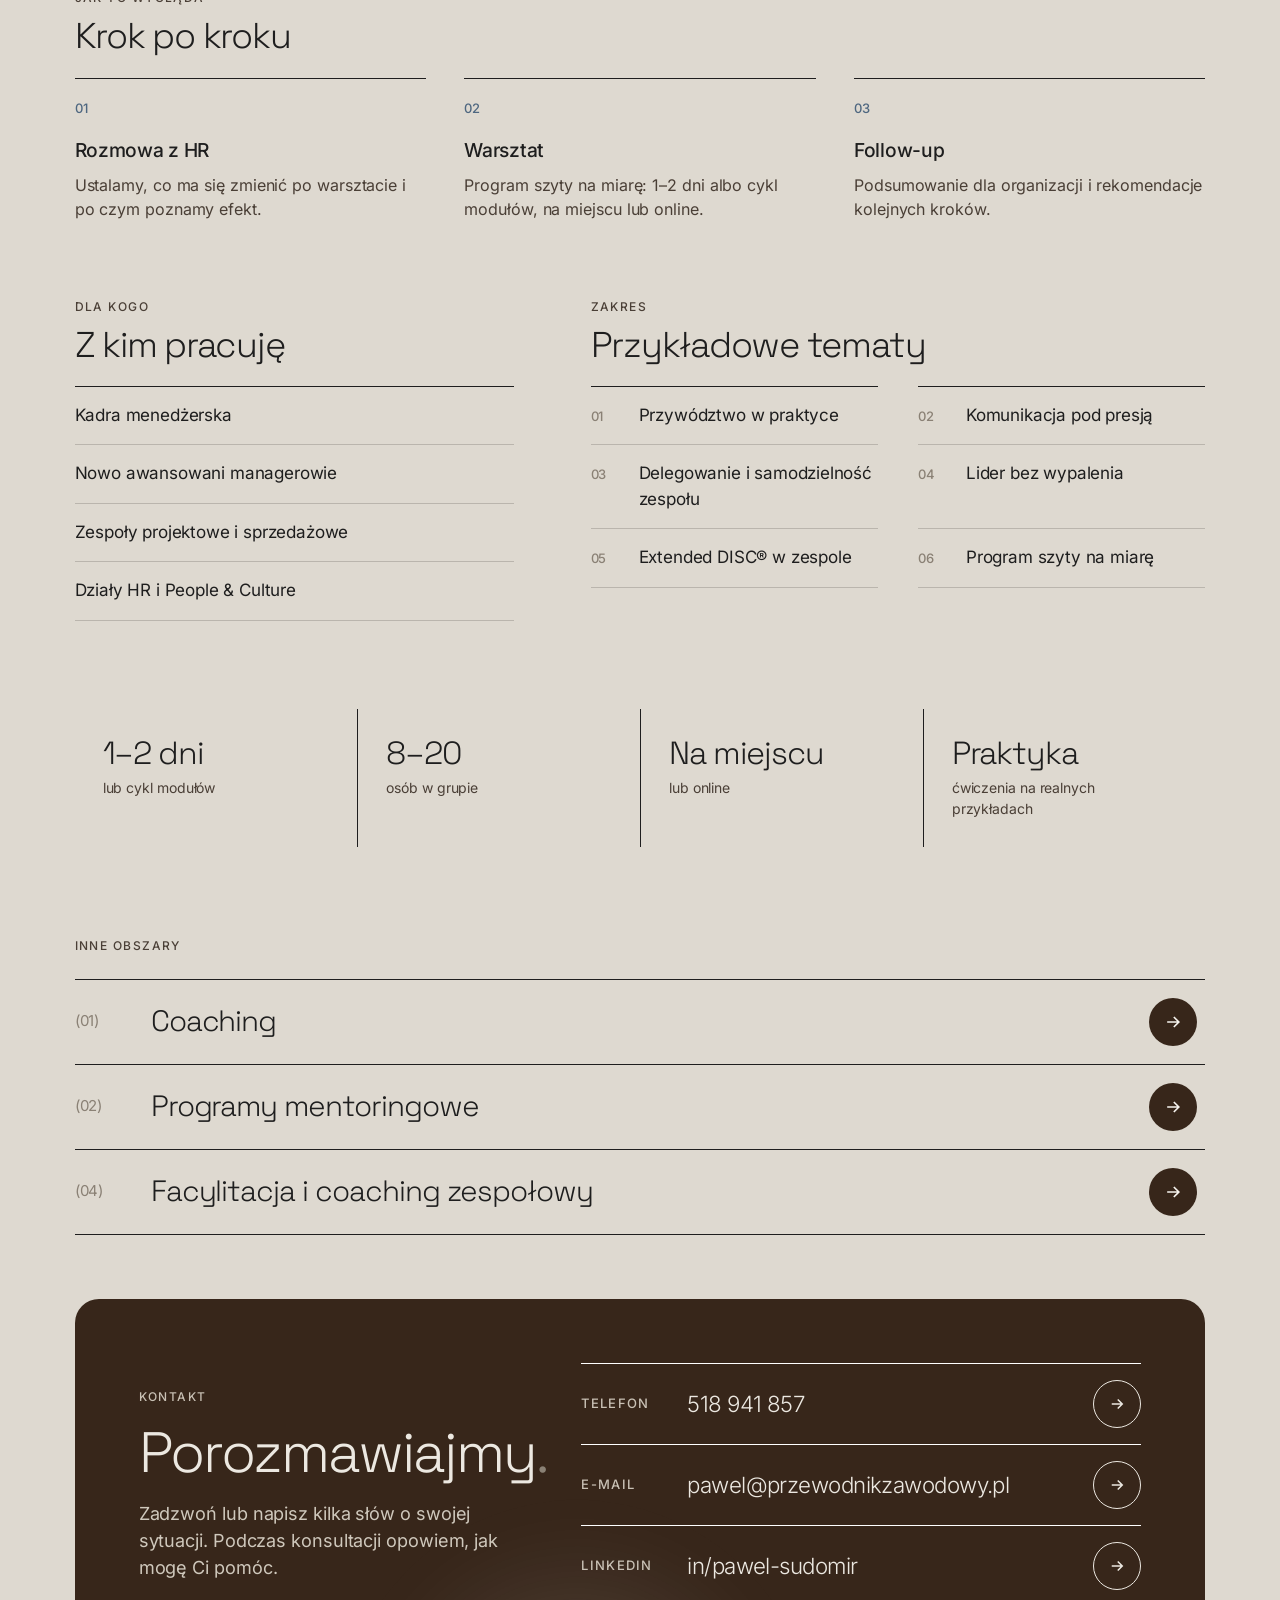
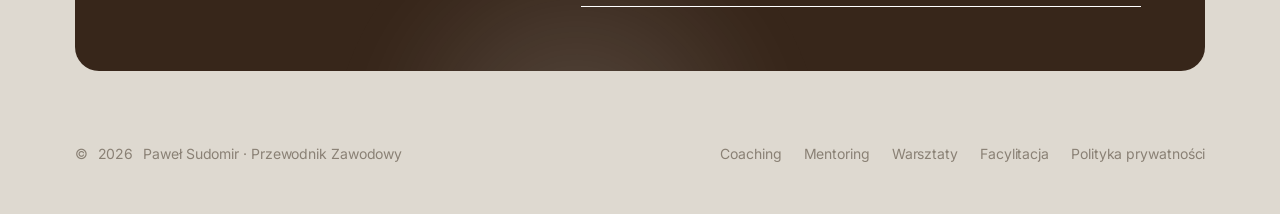
<file: uslugi/warsztaty.html>
<!DOCTYPE html>
<html lang="pl">
<head>
<meta charset="utf-8">
<meta name="viewport" content="width=device-width, initial-scale=1, viewport-fit=cover">
<title>Warsztaty i szkolenia — Paweł Sudomir</title>
<meta name="description" content="Warsztaty, po których zespół wraca do pracy z narzędziami do użycia od poniedziałku.">
<link rel="canonical" href="https://przewodnikzawodowy.pl/uslugi/warsztaty.html">
<meta property="og:type" content="website">
<meta property="og:title" content="Warsztaty i szkolenia — Paweł Sudomir">
<meta property="og:description" content="Warsztaty, po których zespół wraca do pracy z narzędziami do użycia od poniedziałku.">
<meta property="og:image" content="https://przewodnikzawodowy.pl/assets/img/hero-szeroki.jpg">
<meta name="theme-color" content="#DED9D0">
<link rel="icon" href="../assets/img/favicon.svg" type="image/svg+xml">
<link rel="preload" href="../assets/fonts/inter-latin-wght-normal.woff2" as="font" type="font/woff2" crossorigin>
<link rel="preload" href="../assets/fonts/space-grotesk-latin-wght-normal.woff2" as="font" type="font/woff2" crossorigin>
<link rel="stylesheet" href="../assets/css/style.css">
<script defer src="../assets/js/main.js"></script>
</head>
<body>
<a class="skip" href="#main">Przejdź do treści</a>
<header class="header is-solid" data-solid="1">
  <div class="container">
    <a class="brand" href="../index.html" aria-label="Paweł Sudomir — strona główna"><svg class="logo-svg" viewBox="0 0 314 108" fill="none" xmlns="http://www.w3.org/2000/svg" aria-hidden="true"><path d="M298.62 89.88C295.66 89.88 293.66 88.24 292.62 84.96C291.58 81.6 291.06 77.48 291.06 72.6C291.06 69.96 291.14 67.4 291.3 64.92C291.46 62.36 291.58 60.24 291.66 58.56C290.38 58.4 289.14 58.16 287.94 57.84C286.82 57.44 285.94 57.04 285.3 56.64C285.22 57.2 284.9 58.36 284.34 60.12C283.78 61.8 283.1 63.76 282.3 66C281.58 68.24 280.78 70.44 279.9 72.6C279.02 74.76 278.18 76.56 277.38 78C276.58 79.36 275.86 80.04 275.22 80.04C274.9 80.04 274.74 79.8 274.74 79.32C274.74 78.68 275.02 77.8 275.58 76.68C277.18 73.4 278.62 70.04 279.9 66.6C281.18 63.16 282.34 59.6 283.38 55.92C282.58 55.6 281.98 55.04 281.58 54.24C281.26 53.36 281.1 52.4 281.1 51.36C281.1 48.48 281.5 46.12 282.3 44.28C283.18 42.44 284.14 41.08 285.18 40.2C286.22 39.24 287.02 38.76 287.58 38.76C288.54 38.76 289.02 39.56 289.02 41.16C289.02 41.96 288.82 43.2 288.42 44.88C288.02 46.48 287.54 48.16 286.98 49.92C286.42 51.6 285.94 52.96 285.54 54C285.54 54 285.78 54.16 286.26 54.48C286.74 54.8 287.26 54.96 287.82 54.96C288.62 54.96 289.38 54.48 290.1 53.52C290.9 52.48 291.82 51.48 292.86 50.52C293.98 49.48 295.38 48.96 297.06 48.96C297.94 48.96 298.7 49.08 299.34 49.32C299.98 49.48 300.3 49.8 300.3 50.28V50.64C299.5 52.64 298.9 55.28 298.5 58.56C298.1 61.76 297.9 65 297.9 68.28C297.9 71.16 298.06 73.88 298.38 76.44C298.7 78.92 299.18 80.92 299.82 82.44C300.54 83.96 301.38 84.72 302.34 84.72C303.3 84.72 304.22 84.2 305.1 83.16C305.98 82.12 306.74 81 307.38 79.8C308.1 78.6 308.58 77.72 308.82 77.16C310.5 74.04 311.54 72.04 311.94 71.16C312.34 70.2 312.86 69.72 313.5 69.72C313.74 69.72 313.86 69.88 313.86 70.2C313.86 70.36 313.78 70.76 313.62 71.4C312.66 74.04 311.46 76.8 310.02 79.68C308.66 82.48 307.02 84.88 305.1 86.88C303.18 88.88 301.02 89.88 298.62 89.88Z" fill="currentColor"/><path d="M268.925 57C268.445 57 267.925 56.92 267.365 56.76C266.885 56.52 266.405 56.28 265.925 56.04C265.605 55.8 265.445 55.48 265.445 55.08C265.445 54.36 265.885 53.48 266.765 52.44C267.645 51.32 268.765 50.36 270.125 49.56C271.485 48.76 272.805 48.36 274.085 48.36C274.805 48.36 275.165 48.56 275.165 48.96C275.165 49.28 274.805 49.68 274.085 50.16C273.205 50.8 272.565 51.68 272.165 52.8C271.765 53.92 271.365 54.92 270.965 55.8C270.565 56.6 269.885 57 268.925 57ZM262.445 93.24C260.925 93.24 259.885 92.76 259.325 91.8C258.765 90.84 258.485 89.36 258.485 87.36C258.485 86.32 258.525 85.2 258.605 84C258.685 82.8 258.845 81.44 259.085 79.92C259.805 74.48 260.605 70.16 261.485 66.96C262.365 63.68 263.485 62.04 264.845 62.04C265.965 62.04 266.965 62.68 267.845 63.96C268.725 65.24 269.325 66.16 269.645 66.72C269.085 67.76 268.325 69.44 267.365 71.76C266.485 74.08 265.685 76.52 264.965 79.08C264.245 81.64 263.885 83.88 263.885 85.8C263.885 87.72 264.325 88.68 265.205 88.68C265.925 88.68 266.725 88.28 267.605 87.48C268.565 86.68 269.445 85.8 270.245 84.84C271.125 83.88 271.685 83.2 271.925 82.8C274.645 78.72 276.365 75.6 277.085 73.44C277.885 71.28 278.645 70.2 279.365 70.2C279.685 70.2 279.845 70.44 279.845 70.92C279.845 71.24 279.765 71.6 279.605 72C279.525 72.32 279.405 72.76 279.245 73.32C278.765 74.6 278.005 76.36 276.965 78.6C275.925 80.76 274.645 82.96 273.125 85.2C271.685 87.44 270.045 89.36 268.205 90.96C266.445 92.48 264.525 93.24 262.445 93.24Z" fill="currentColor"/><path d="M221.994 105.24C221.354 105.24 220.314 104.64 218.874 103.44C217.434 102.32 216.514 101 216.114 99.48C215.554 97.48 215.194 94.84 215.034 91.56C214.874 88.28 214.794 84.72 214.794 80.88C214.794 76.8 214.834 72.64 214.914 68.4C214.994 64.08 215.034 60.12 215.034 56.52C215.034 54.76 215.034 53.16 215.034 51.72C215.034 50.2 214.954 48.88 214.794 47.76C214.634 47.6 214.154 47.48 213.354 47.4C212.634 47.24 211.914 47.12 211.194 47.04C210.554 46.88 210.234 46.8 210.234 46.8C210.234 46.64 210.834 46.28 212.034 45.72C213.314 45.08 215.114 44.76 217.434 44.76C219.754 44.76 221.274 45.2 221.994 46.08C222.714 46.96 223.074 47.72 223.074 48.36C223.074 48.6 223.074 48.84 223.074 49.08C223.074 49.32 223.034 49.56 222.954 49.8C222.314 52.92 221.834 55.76 221.514 58.32C221.194 60.8 220.954 63.36 220.794 66C220.634 68.56 220.514 71.56 220.434 75C220.514 74.76 220.874 73.52 221.514 71.28C222.234 68.96 223.394 65.36 224.994 60.48C226.274 56.4 227.314 53.76 228.114 52.56C228.914 51.28 229.594 50.6 230.154 50.52C230.314 50.6 230.754 50.76 231.474 51C232.194 51.24 232.914 51.64 233.634 52.2C234.354 52.68 234.714 53.32 234.714 54.12V54.36C234.154 57.32 233.634 60.68 233.154 64.44C232.754 68.2 232.554 71.84 232.554 75.36C232.554 77.6 232.634 79.68 232.794 81.6C233.034 83.52 233.434 85.08 233.994 86.28C233.994 85.96 234.234 84.92 234.714 83.16C235.274 81.4 235.914 79.4 236.634 77.16C237.354 74.84 238.034 72.64 238.674 70.56C239.314 68.48 239.794 66.92 240.114 65.88C240.754 63.96 241.314 62.68 241.794 62.04C242.354 61.4 243.114 61.08 244.074 61.08C245.434 61.08 246.394 61.92 246.954 63.6C247.594 65.2 247.994 67.2 248.154 69.6C248.314 72 248.434 74.4 248.514 76.8C248.594 79.2 248.754 81.24 248.994 82.92C249.314 84.52 249.914 85.32 250.794 85.32C251.834 85.32 252.914 84.56 254.034 83.04C255.154 81.44 256.234 79.6 257.274 77.52C258.394 75.44 259.394 73.64 260.274 72.12C261.154 70.52 261.834 69.72 262.314 69.72C262.554 69.72 262.674 69.92 262.674 70.32C262.674 70.64 262.554 71.16 262.314 71.88C261.194 74.6 259.994 77.32 258.714 80.04C257.434 82.76 256.114 85.04 254.754 86.88C253.394 88.72 251.954 89.64 250.434 89.64C248.514 89.64 246.994 89.08 245.874 87.96C245.074 87.24 244.434 85.92 243.954 84C243.474 82 243.074 79.92 242.754 77.76C242.434 75.6 242.114 73.76 241.794 72.24C241.554 70.64 241.274 69.84 240.954 69.84C240.714 69.84 240.354 70.56 239.874 72C239.474 73.36 239.034 75.08 238.554 77.16C238.074 79.24 237.594 81.36 237.114 83.52C236.714 85.6 236.354 87.44 236.034 89.04C235.794 90.64 235.674 91.64 235.674 92.04C235.674 93 235.234 93.56 234.354 93.72C233.554 93.88 232.514 93.96 231.234 93.96C230.674 93.96 230.114 93.08 229.554 91.32C228.994 89.48 228.474 87.16 227.994 84.36C227.594 81.48 227.274 78.44 227.034 75.24C226.794 72.04 226.674 69.08 226.674 66.36C226.674 65.48 226.674 64.68 226.674 63.96C226.674 63.16 226.714 62.44 226.794 61.8C225.514 65.48 224.194 69.96 222.834 75.24C221.474 80.44 220.794 86.08 220.794 92.16C220.794 94.64 220.914 96.96 221.154 99.12C221.394 101.28 221.794 102.96 222.354 104.16C222.434 104.32 222.474 104.52 222.474 104.76C222.474 105.08 222.314 105.24 221.994 105.24Z" fill="currentColor"/><path d="M179.797 92.76C176.917 92.76 174.797 91.84 173.437 90C172.077 88.08 171.397 85.76 171.397 83.04C171.397 80.16 172.077 76.64 173.437 72.48C174.797 68.32 176.237 64.4 177.757 60.72C176.397 61.6 174.997 62.4 173.557 63.12C172.117 63.84 170.837 64.2 169.717 64.2C168.917 64.2 168.317 64 167.917 63.6C167.597 63.2 167.437 62.76 167.437 62.28C167.437 61.88 167.557 61.28 167.797 60.48C168.037 59.68 168.437 58.92 168.997 58.2C169.637 57.48 170.397 57.12 171.277 57.12C171.597 57.12 171.757 57.24 171.757 57.48C171.757 57.56 171.717 57.64 171.637 57.72C171.637 57.72 171.637 57.76 171.637 57.84C171.557 58 171.517 58.16 171.517 58.32C171.517 58.64 171.717 58.8 172.117 58.8C172.357 58.8 172.637 58.76 172.957 58.68C173.357 58.6 173.757 58.44 174.157 58.2C174.957 57.8 175.877 57.32 176.917 56.76C177.957 56.12 179.117 55.48 180.397 54.84L182.197 51.24C182.677 50.36 183.237 49.76 183.877 49.44C184.517 49.04 185.117 48.84 185.677 48.84C186.557 48.84 187.317 49 187.957 49.32C188.677 49.56 189.317 49.88 189.877 50.28C190.757 49.88 191.677 49.52 192.637 49.2C193.677 48.8 194.677 48.52 195.637 48.36C198.677 47.24 201.837 46.36 205.117 45.72C208.397 45 211.637 44.64 214.837 44.64C216.597 44.64 218.397 44.88 220.237 45.36C222.077 45.84 222.997 46.6 222.997 47.64C222.997 47.96 222.677 48.12 222.037 48.12C220.757 48.12 219.277 47.96 217.597 47.64C215.997 47.32 214.397 47.16 212.797 47.16C210.797 47.16 208.877 47.28 207.037 47.52C205.197 47.68 203.477 47.96 201.877 48.36C203.157 48.92 204.197 49.88 204.997 51.24C205.877 52.6 206.317 54.32 206.317 56.4C206.317 58.64 205.757 61.32 204.637 64.44C203.597 67.56 202.157 70.76 200.317 74.04C198.557 77.32 196.517 80.4 194.197 83.28C191.877 86.08 189.477 88.36 186.997 90.12C184.517 91.88 182.117 92.76 179.797 92.76ZM181.117 90.24C182.797 90.24 184.517 89.48 186.277 87.96C188.117 86.44 189.917 84.52 191.677 82.2C193.437 79.88 194.997 77.48 196.357 75C196.997 73.88 197.717 72.36 198.517 70.44C199.397 68.52 200.117 66.48 200.677 64.32C201.317 62.16 201.637 60.2 201.637 58.44C201.637 56.84 201.277 55.52 200.557 54.48C199.917 53.36 198.677 52.8 196.837 52.8C195.957 52.8 194.837 53.04 193.477 53.52C192.117 54 190.677 54.56 189.157 55.2C188.837 55.52 188.517 55.88 188.197 56.28C187.957 56.6 187.757 56.96 187.597 57.36C186.077 60.16 184.557 63.28 183.037 66.72C181.517 70.08 180.237 73.36 179.197 76.56C178.237 79.76 177.757 82.56 177.757 84.96C177.757 88.48 178.877 90.24 181.117 90.24Z" fill="currentColor"/><path d="M165.978 107.88C163.178 107.88 160.698 106.16 158.538 102.72C155.978 98.72 153.938 94 152.418 88.56C150.898 83.12 149.738 77.24 148.938 70.92C147.578 73.08 145.978 75.36 144.138 77.76C142.298 80.16 140.258 82.44 138.018 84.6C135.778 86.68 133.458 88.4 131.058 89.76C128.658 91.04 126.218 91.68 123.738 91.68C121.418 91.68 119.578 91.28 118.218 90.48C116.938 89.68 115.978 88.76 115.338 87.72C114.778 86.6 114.418 85.56 114.258 84.6C114.178 83.64 114.138 82.96 114.138 82.56C114.138 80.32 114.938 77.88 116.538 75.24C118.218 72.6 120.538 70.12 123.498 67.8C126.538 65.4 130.098 63.44 134.178 61.92C138.338 60.4 142.858 59.64 147.738 59.64H147.858C147.698 56.68 147.578 53.68 147.498 50.64C147.418 47.6 147.378 44.52 147.378 41.4C147.378 37.16 147.498 32.96 147.738 28.8C147.978 24.64 148.378 20.88 148.938 17.52C149.578 14.08 150.418 11.4 151.458 9.47997C151.938 8.67997 152.658 8.27997 153.618 8.27997C155.698 8.27997 157.578 9.07997 159.258 10.68C160.938 12.2 162.298 14.04 163.338 16.2C164.378 18.36 164.898 20.44 164.898 22.44C164.898 28.28 163.858 34.32 161.778 40.56C159.698 46.8 157.258 53.36 154.458 60.24V60.6L156.138 61.2C157.738 62 159.058 63 160.098 64.2C161.218 65.32 161.778 66.32 161.778 67.2C161.778 67.52 161.658 67.68 161.418 67.68C161.178 67.68 160.938 67.48 160.698 67.08C158.698 65.32 156.698 64.2 154.698 63.72C155.338 70.44 156.378 76.64 157.818 82.32C159.258 87.92 161.138 92.8 163.458 96.96C164.818 99.44 165.938 101.12 166.818 102C167.698 102.96 168.458 103.44 169.098 103.44C169.738 103.44 170.298 103.04 170.778 102.24C171.338 101.52 171.778 101.16 172.098 101.16C172.338 101.16 172.458 101.4 172.458 101.88V102.36C172.298 102.76 171.978 103.4 171.498 104.28C171.018 105.16 170.338 105.96 169.458 106.68C168.578 107.48 167.418 107.88 165.978 107.88ZM154.098 55.92C155.778 51.6 157.138 47.72 158.178 44.28C159.218 40.84 160.138 37.12 160.938 33.12C161.178 31.84 161.378 30.52 161.538 29.16C161.698 27.72 161.778 26.36 161.778 25.08C161.778 22.76 161.538 20.72 161.058 18.96C160.658 17.2 159.978 16.16 159.018 15.84C157.578 17.04 156.458 19.04 155.658 21.84C154.938 24.56 154.418 27.72 154.098 31.32C153.858 34.84 153.738 38.4 153.738 42C153.738 46.8 153.858 51.44 154.098 55.92ZM122.418 88.8C124.418 88.8 126.618 88.16 129.018 86.88C131.498 85.52 133.938 83.8 136.338 81.72C138.818 79.64 141.098 77.4 143.178 75C145.338 72.52 147.138 70.16 148.578 67.92L148.098 62.88C146.018 62.96 143.658 63.56 141.018 64.68C138.458 65.8 135.818 67.2 133.098 68.88C130.458 70.56 128.018 72.4 125.778 74.4C123.538 76.32 121.698 78.24 120.258 80.16C118.898 82 118.218 83.68 118.218 85.2C118.218 86.64 118.978 87.76 120.498 88.56C120.818 88.64 121.138 88.72 121.458 88.8C121.778 88.8 122.098 88.8 122.418 88.8Z" fill="currentColor"/><path d="M107.067 96.36C105.707 96.36 104.387 95.72 103.107 94.44C101.907 93.08 101.307 91.36 101.307 89.28C101.307 85.36 101.427 81.48 101.667 77.64C101.987 73.72 102.307 70.24 102.627 67.2C103.027 64.08 103.307 61.8 103.467 60.36C102.667 63.72 101.667 67.08 100.467 70.44C99.2672 73.8 98.0672 76.96 96.8672 79.92C95.6672 82.8 94.6272 85.24 93.7472 87.24C92.8672 89.16 92.3472 90.4 92.1872 90.96C91.8672 91.84 91.1872 92.28 90.1472 92.28C89.3472 92.28 88.4272 92.04 87.3872 91.56C86.3472 91.08 85.4272 90.52 84.6272 89.88C83.9072 89.16 83.5072 88.56 83.4272 88.08C83.3472 87.68 83.3072 87.24 83.3072 86.76C83.3072 86.2 83.3072 85.64 83.3072 85.08C83.3072 81.4 83.5472 77.88 84.0272 74.52C84.5072 71.08 84.9472 67.68 85.3472 64.32C85.5072 62.8 85.7472 61.04 86.0672 59.04C86.3872 57.04 86.5472 55.12 86.5472 53.28C86.5472 52.48 86.5072 51.72 86.4272 51C86.3472 50.2 86.1872 49.52 85.9472 48.96C85.6272 48.32 84.8272 47.84 83.5472 47.52C82.2672 47.12 81.1872 46.92 80.3072 46.92C79.3472 46.92 78.8672 46.68 78.8672 46.2C78.8672 45.32 79.7072 44.8 81.3872 44.64C82.9072 44.48 84.3072 44.32 85.5872 44.16C86.8672 43.92 88.1072 43.8 89.3072 43.8C90.4272 43.8 91.3072 43.92 91.9472 44.16C92.6672 44.4 93.0272 44.84 93.0272 45.48C93.0272 48.52 92.7472 52.2 92.1872 56.52C91.6272 60.76 91.0272 65.12 90.3872 69.6C89.8272 74.08 89.5472 78.12 89.5472 81.72C89.5472 82.84 89.5872 83.92 89.6672 84.96C89.7472 85.92 89.9872 86.4 90.3872 86.4C90.9472 86.4 91.7072 85.52 92.6672 83.76C93.6272 81.92 94.6672 79.48 95.7872 76.44C96.9872 73.4 98.1472 70.16 99.2672 66.72C100.387 63.2 101.387 59.84 102.267 56.64C103.147 53.44 103.827 50.76 104.307 48.6C104.387 48.2 104.707 48 105.267 48C106.147 48 107.107 48.48 108.147 49.44C109.267 50.32 110.067 51.32 110.547 52.44C110.307 53.4 109.987 55.16 109.587 57.72C109.187 60.28 108.787 63.16 108.387 66.36C107.987 69.56 107.667 72.72 107.427 75.84C107.187 78.88 107.067 81.44 107.067 83.52C107.067 86 107.307 87.48 107.787 87.96C108.347 88.36 108.907 88.56 109.467 88.56C110.107 88.56 110.827 88 111.627 86.88C112.507 85.76 113.387 84.36 114.267 82.68C115.147 81 116.027 79.36 116.907 77.76C117.787 76.08 118.547 74.68 119.187 73.56C119.907 72.44 120.467 71.88 120.867 71.88C121.187 71.88 121.347 72.08 121.347 72.48C121.347 72.72 121.227 73.16 120.987 73.8C120.667 74.6 120.107 75.92 119.307 77.76C118.587 79.52 117.707 81.48 116.667 83.64C115.627 85.72 114.547 87.72 113.427 89.64C112.307 91.56 111.187 93.16 110.067 94.44C108.947 95.72 107.947 96.36 107.067 96.36Z" fill="currentColor"/><path d="M52.8 100.8C49.36 100.8 45.68 100.32 41.76 99.36C37.84 98.48 34 97.24 30.24 95.64C26.56 93.96 23.24 92.08 20.28 90C17.4 87.92 15.24 85.68 13.8 83.28C13.16 83.28 12.44 83.32 11.64 83.4C10.84 83.48 10 83.52 9.12 83.52C8.16 83.52 6.96 83.36 5.52 83.04C4.08 82.72 2.8 82.16 1.68 81.36C0.56 80.56 0 79.48 0 78.12C0 77.48 0.44 76.92 1.32 76.44C2.28 75.96 4.04 75.72 6.6 75.72C11.56 75.72 15 77.24 16.92 80.28C19.56 80.6 22.36 80.84 25.32 81C28.28 81.16 31.32 81.24 34.44 81.24C37.64 81.24 40.84 81.16 44.04 81C47.32 80.84 50.56 80.56 53.76 80.16C52 77.36 50 74.56 47.76 71.76C45.6 68.96 43.88 66.68 42.6 64.92C39.64 60.92 36.72 56.8 33.84 52.56C30.96 48.24 28.2 43.36 25.56 37.92C24.52 35.84 24 33.72 24 31.56C24 28.36 25 25.36 27 22.56C29 19.68 31.52 17.04 34.56 14.64C37.6 12.24 40.8 10.16 44.16 8.4C47.6 6.56 50.68 5.04 53.4 3.84C56.28 2.64 59.2 1.72 62.16 1.08C65.12 0.36 67.96 0 70.68 0C72.28 0 73.8 0.120001 75.24 0.360003C77.24 0.680003 79.16 1.76 81 3.6C82.92 5.36 84.52 7.48 85.8 9.96C87.08 12.36 87.72 14.76 87.72 17.16C87.72 19.4 87.16 22 86.04 24.96C85 27.84 83.64 30.8 81.96 33.84C80.28 36.8 78.48 39.6 76.56 42.24C74.64 44.8 72.84 46.88 71.16 48.48C69.56 50.08 68.28 50.88 67.32 50.88C65.96 50.88 64.72 50.16 63.6 48.72C62.56 47.28 62.04 46.16 62.04 45.36C62.04 44.88 62.16 44.6 62.4 44.52C64.56 42.92 66.84 40.76 69.24 38.04C71.64 35.32 73.84 32.4 75.84 29.28C77.92 26.08 79.6 22.96 80.88 19.92C82.24 16.8 82.92 14.12 82.92 11.88C82.92 9.32 81.96 7.6 80.04 6.72C78.2 5.76 75.88 5.28 73.08 5.28C70.44 5.28 67.64 5.72 64.68 6.6C61.72 7.4 59.12 8.36 56.88 9.48C49.6 13.08 44 16.56 40.08 19.92C36.16 23.2 33.44 26.28 31.92 29.16C30.48 32.04 29.76 34.68 29.76 37.08C29.76 39.56 30.96 42.88 33.36 47.04C35.76 51.12 39.84 56.64 45.6 63.6C47.76 66.24 50.08 68.92 52.56 71.64C55.12 74.28 57.44 76.84 59.52 79.32C63.28 78.68 66.76 77.88 69.96 76.92C73.24 75.96 76.12 74.84 78.6 73.56C78.68 73.48 78.8 73.44 78.96 73.44C79.2 73.44 79.32 73.56 79.32 73.8C79.32 74.44 79.04 74.92 78.48 75.24C76.72 76.52 74.36 77.68 71.4 78.72C68.44 79.76 65.08 80.68 61.32 81.48C62.92 83.4 64.2 85.24 65.16 87C66.12 88.68 66.6 90.2 66.6 91.56C66.6 94.84 65.28 97.2 62.64 98.64C60.08 100.08 56.8 100.8 52.8 100.8ZM46.92 96.6C50.04 96.6 52.6 96.04 54.6 94.92C56.68 93.8 57.72 92.08 57.72 89.76C57.72 88.8 57.48 87.72 57 86.52C56.52 85.24 55.88 83.92 55.08 82.56C47.64 83.68 39.96 84.24 32.04 84.24C27.4 84.24 22.96 84 18.72 83.52C20.64 86.08 23.16 88.36 26.28 90.36C29.48 92.36 32.88 93.92 36.48 95.04C40.16 96.08 43.64 96.6 46.92 96.6Z" fill="currentColor"/></svg></a>
    <nav class="nav" aria-label="Główna nawigacja">
      <a href="../index.html#uslugi">Usługi</a>
      <a href="../index.html#o-mnie">O mnie</a>
      <a href="../index.html#opinie">Opinie</a>
      <a class="btn" href="#kontakt">Kontakt <span class="ic"><svg viewBox="0 0 24 24" fill="none" stroke="currentColor" stroke-width="2" aria-hidden="true"><path d="M5 12h14M13 6l6 6-6 6"/></svg></span></a>
    </nav>
    <button class="burger" aria-label="Otwórz menu" aria-expanded="false" aria-controls="mobile-menu"><span></span><span></span></button>
  </div>
</header>
<div class="mobile-menu" id="mobile-menu" aria-hidden="true">
  <nav aria-label="Menu mobilne">
    <a href="../index.html#uslugi">Usługi</a>
    <a href="../index.html#o-mnie">O mnie</a>
    <a href="../index.html#opinie">Opinie</a>
    <a href="#kontakt">Kontakt</a>
  </nav>
  <div class="mm-contact"><a href="tel:+48518941857">518 941 857</a><a href="mailto:pawel@przewodnikzawodowy.pl">pawel@przewodnikzawodowy.pl</a></div>
</div>
<main id="main" class="page-top">
  <section class="sp-hero" aria-labelledby="h1">
    <div class="sp-text">
      <div class="blob" aria-hidden="true"></div>
      <nav class="crumbs fade-in" aria-label="Okruszki"><a href="../index.html">Strona główna</a><span>/</span><a href="../index.html#uslugi">Usługi</a><span>/</span><span aria-current="page">Warsztaty i szkolenia</span></nav>
      <div class="sp-main">
        <p class="nr fade-in">(03)</p>
        <h1 id="h1" class="fade-in d1">Warsztaty i szkolenia</h1>
        <p class="lead fade-in d2">Warsztaty, po których zespół wraca do pracy z narzędziami do użycia od poniedziałku.</p>
        <a class="btn btn-cream fade-in d3" href="#kontakt">Zapytaj o współpracę</a>
      </div>
    </div>
    <div class="sp-photo"><img src="../assets/img/warsztaty-sala.jpg" alt="Warsztaty i szkolenia — Paweł Sudomir" style="object-position:50% 45%"></div>
  </section>

  <div class="container">
    <section class="sp-pains" aria-labelledby="pains-h"><p class="kicker rv">Brzmi znajomo?</p><h2 class="sp-h rv" id="pains-h">Z tym przychodzą do mnie klienci</h2><ul><li class="rv">„Managerowie wiedzą, co robić, ale pod presją wracają stare nawyki.”</li><li class="rv">„Delegowanie u nas nie działa — wszystko wraca do szefa.”</li><li class="rv">„Szkolenia były, ale niewiele z nich zostało.”</li></ul></section>
    <section class="sp-intro" aria-label="Opis"><p class="kicker rv">O usłudze</p><p class="sp-intro-text rv">Każdy warsztat zaczynam od rozmowy o tym, co ma się zmienić w codziennej pracy uczestników. Zajęcia opieram na realnych sytuacjach z Waszej firmy, a nie na teorii z podręcznika. Uczestnicy ćwiczą, testują i wychodzą z narzędziami, które mogą zastosować od razu.</p></section>
    <section class="sp-steps" aria-labelledby="kroki"><p class="kicker rv">Jak to wygląda</p><h2 class="sp-h rv" id="kroki">Krok po kroku</h2><ol><li class="step rv"><small>01</small><b>Rozmowa z HR</b><p>Ustalamy, co ma się zmienić po warsztacie i po czym poznamy efekt.</p></li><li class="step rv"><small>02</small><b>Warsztat</b><p>Program szyty na miarę: 1–2 dni albo cykl modułów, na miejscu lub online.</p></li><li class="step rv"><small>03</small><b>Follow-up</b><p>Podsumowanie dla organizacji i rekomendacje kolejnych kroków.</p></li></ol></section>
    <div class="sp-grid"><section aria-labelledby="kto"><p class="kicker rv">Dla kogo</p><h2 class="sp-h rv" id="kto">Z kim pracuję</h2><ul class="lines"><li class="rv">Kadra menedżerska</li><li class="rv">Nowo awansowani managerowie</li><li class="rv">Zespoły projektowe i sprzedażowe</li><li class="rv">Działy HR i People & Culture</li></ul></section><section aria-labelledby="zakres"><p class="kicker rv">Zakres</p><h2 class="sp-h rv" id="zakres">Przykładowe tematy</h2><ul class="lines numbered"><li class="rv"><small>01</small><span>Przywództwo w praktyce</span></li><li class="rv"><small>02</small><span>Komunikacja pod presją</span></li><li class="rv"><small>03</small><span>Delegowanie i samodzielność zespołu</span></li><li class="rv"><small>04</small><span>Lider bez wypalenia</span></li><li class="rv"><small>05</small><span>Extended DISC® w zespole</span></li><li class="rv"><small>06</small><span>Program szyty na miarę</span></li></ul></section></div>
    <div class="stats sp-stats" aria-label="W skrócie"><div class="stat rv"><div class="num">1–2 dni</div><p>lub cykl modułów</p></div><div class="stat rv"><div class="num">8–20</div><p>osób w grupie</p></div><div class="stat rv"><div class="num">Na miejscu</div><p>lub online</p></div><div class="stat rv"><div class="num">Praktyka</div><p>ćwiczenia na realnych przykładach</p></div></div>
    <nav class="others" aria-labelledby="inne">
      <p class="kicker rv" id="inne">Inne obszary</p>
      <div class="o-rows">
      <a class="o-row" href="coaching.html"><small>(01)</small><span>Coaching</span><i><svg viewBox="0 0 24 24" fill="none" stroke="currentColor" stroke-width="2" aria-hidden="true"><path d="M5 12h14M13 6l6 6-6 6"/></svg></i></a>
      <a class="o-row" href="mentoring.html"><small>(02)</small><span>Programy mentoringowe</span><i><svg viewBox="0 0 24 24" fill="none" stroke="currentColor" stroke-width="2" aria-hidden="true"><path d="M5 12h14M13 6l6 6-6 6"/></svg></i></a>
      <a class="o-row" href="facylitacja.html"><small>(04)</small><span>Facylitacja i coaching zespołowy</span><i><svg viewBox="0 0 24 24" fill="none" stroke="currentColor" stroke-width="2" aria-hidden="true"><path d="M5 12h14M13 6l6 6-6 6"/></svg></i></a>
      </div>
    </nav>
  </div>
  <section class="contact-wrap container" id="kontakt" aria-labelledby="kontakt-h">
    <div class="contact contact-simple rv">
      <div class="blob" aria-hidden="true"></div>
      <div>
        <p class="kicker">Kontakt</p>
        <h2 id="kontakt-h">Porozmawiajmy<span>.</span></h2>
        <p class="note">Zadzwoń lub napisz kilka słów o swojej sytuacji. Podczas konsultacji opowiem, jak mogę Ci pomóc.</p>
      </div>
      <div class="c-rows">
        <a class="c-row" href="tel:+48518941857"><small>Telefon</small><span>518 941 857</span><i><svg viewBox="0 0 24 24" fill="none" stroke="currentColor" stroke-width="2" aria-hidden="true"><path d="M5 12h14M13 6l6 6-6 6"/></svg></i></a>
        <a class="c-row" href="mailto:pawel@przewodnikzawodowy.pl"><small>E-mail</small><span>pawel@przewodnikzawodowy.pl</span><i><svg viewBox="0 0 24 24" fill="none" stroke="currentColor" stroke-width="2" aria-hidden="true"><path d="M5 12h14M13 6l6 6-6 6"/></svg></i></a>
        <a class="c-row" href="https://pl.linkedin.com/in/pawel-sudomir" target="_blank" rel="noopener"><small>LinkedIn</small><span>in/pawel-sudomir</span><i><svg viewBox="0 0 24 24" fill="none" stroke="currentColor" stroke-width="2" aria-hidden="true"><path d="M5 12h14M13 6l6 6-6 6"/></svg></i></a>
      </div>
    </div>
  </section>
</main>
<footer class="footer">
  <div class="container">
    <span>© <span data-year>2026</span> Paweł Sudomir · Przewodnik Zawodowy</span>
    <nav aria-label="Stopka"><a href="../uslugi/coaching.html">Coaching</a><a href="../uslugi/mentoring.html">Mentoring</a><a href="../uslugi/warsztaty.html">Warsztaty</a><a href="../uslugi/facylitacja.html">Facylitacja</a><a href="../polityka-prywatnosci.html">Polityka prywatności</a></nav>
  </div>
</footer>
</body>
</html>
</file>
<file: assets/css/style.css>
/* =========================================================
   Paweł Sudomir — Executive & Leadership Coach
   Statyczna strona (HTML/CSS/JS), bez buildu.
   ========================================================= */

@font-face{font-family:"Space Grotesk";font-style:normal;font-display:swap;font-weight:300 700;src:url(../fonts/space-grotesk-latin-ext-wght-normal.woff2) format("woff2-variations");unicode-range:U+0100-02BA,U+02BD-02C5,U+02C7-02CC,U+02CE-02D7,U+02DD-02FF,U+0304,U+0308,U+0329,U+1D00-1DBF,U+1E00-1E9F,U+1EF2-1EFF,U+2020,U+20A0-20AB,U+20AD-20C0,U+2113,U+2C60-2C7F,U+A720-A7FF}
@font-face{font-family:"Space Grotesk";font-style:normal;font-display:swap;font-weight:300 700;src:url(../fonts/space-grotesk-latin-wght-normal.woff2) format("woff2-variations");unicode-range:U+0000-00FF,U+0131,U+0152-0153,U+02BB-02BC,U+02C6,U+02DA,U+02DC,U+0304,U+0308,U+0329,U+2000-206F,U+20AC,U+2122,U+2191,U+2193,U+2212,U+2215,U+FEFF,U+FFFD}

@font-face{font-family:"Inter";font-style:normal;font-display:swap;font-weight:100 900;src:url(../fonts/inter-latin-ext-wght-normal.woff2) format("woff2-variations");unicode-range:U+0100-02BA,U+02BD-02C5,U+02C7-02CC,U+02CE-02D7,U+02DD-02FF,U+0304,U+0308,U+0329,U+1D00-1DBF,U+1E00-1E9F,U+1EF2-1EFF,U+2020,U+20A0-20AB,U+20AD-20C0,U+2113,U+2C60-2C7F,U+A720-A7FF}
@font-face{font-family:"Inter";font-style:normal;font-display:swap;font-weight:100 900;src:url(../fonts/inter-latin-wght-normal.woff2) format("woff2-variations");unicode-range:U+0000-00FF,U+0131,U+0152-0153,U+02BB-02BC,U+02C6,U+02DA,U+02DC,U+0304,U+0308,U+0329,U+2000-206F,U+20AC,U+2122,U+2191,U+2193,U+2212,U+2215,U+FEFF,U+FFFD}
:root{
  --bg:#E2E1E0;        /* tło strony */
  --ink:#16140F;       /* tekst główny */
  --ink-2:#45392F;     /* tekst pomocniczy ciemny */
  --dark:#23160B;      /* ciemne karty / strzałki */
  --off:#F4F2EE;       /* jasne karty */
  --cream:#F7F2E9;     /* tekst na zdjęciach */
  --nude:#D6D1C8;
  --muted:#897D74;     /* taupe */
  --muted-l:#CFC7BC;
  --line:#16140F;
  --r:24px;
  --r-s:16px;
  --pad:clamp(20px,5.83vw,84px);
  --max:1440px;
  --ease:cubic-bezier(.2,.7,.2,1);
}

*{box-sizing:border-box;margin:0;padding:0}
html{scroll-behavior:smooth;-webkit-text-size-adjust:100%}
body{font-family:"Space Grotesk",system-ui,sans-serif;background:var(--bg);color:var(--ink);font-size:17px;line-height:1.5;-webkit-font-smoothing:antialiased;overflow-x:hidden}
img{display:block;max-width:100%}
a{color:inherit;text-decoration:none}
button{font:inherit;color:inherit;background:none;border:0;cursor:pointer}
:focus-visible{outline:2px solid var(--muted);outline-offset:3px;border-radius:6px}
.sr-only{position:absolute;width:1px;height:1px;overflow:hidden;clip:rect(0 0 0 0);white-space:nowrap}
.container{max-width:var(--max);margin:0 auto;padding-inline:var(--pad)}
.skip{position:absolute;left:12px;top:-60px;z-index:100;background:var(--ink);color:var(--cream);padding:10px 16px;border-radius:999px;transition:top .2s}
.skip:focus{top:12px}

/* ---------- typografia ---------- */
.h-xl{font-weight:300;font-size:clamp(46px,5.56vw,80px);line-height:.95;letter-spacing:-.035em;color:var(--ink)}
.kicker{font-size:13px;font-weight:500;letter-spacing:.14em;text-transform:uppercase;color:var(--ink-2)}
.link-more{display:inline-block;font-size:15px;font-weight:500;text-decoration:underline;text-underline-offset:3px;transition:opacity .2s}
.link-more:hover{opacity:.6}

/* ---------- przyciski ---------- */
.btn{display:inline-flex;align-items:center;justify-content:center;gap:12px;border-radius:999px;font-size:14px;font-weight:500;letter-spacing:.14em;text-transform:uppercase;white-space:nowrap;transition:background .3s,color .3s,transform .3s var(--ease)}
.btn:active{transform:scale(.98)}
.btn-cream{background:var(--cream);color:var(--ink);padding:16px 24px}
.btn-cream:hover{background:#fff}
.btn-glass{background:rgba(255,255,255,.25);color:#fff;padding:10px 10px 10px 24px;backdrop-filter:blur(8px);-webkit-backdrop-filter:blur(8px)}
.btn-glass:hover{background:rgba(255,255,255,.35)}
.btn-dark{background:var(--dark);color:var(--cream);padding:10px 10px 10px 24px}
.btn-dark:hover{background:var(--ink)}
.btn .ic{width:28px;height:28px;border-radius:50%;display:grid;place-items:center;border:1px solid rgba(255,255,255,.8);transition:transform .35s var(--ease)}
.btn-dark .ic{background:var(--cream);color:var(--ink);border:0}
.btn:hover .ic{transform:translateY(2px)}
.btn .ic svg{width:14px;height:14px}
.btn-dark:hover .ic,.btn.-right:hover .ic{transform:rotate(-45deg)}

/* ---------- nagłówek ---------- */
.header{position:fixed;inset:0 0 auto;z-index:50;color:var(--cream);transition:background .35s,color .35s,box-shadow .35s,transform .4s var(--ease)}
.header .container{display:flex;align-items:center;justify-content:space-between;height:76px}
.brand{display:flex;flex-direction:column;line-height:1.2}
.brand b{font-weight:500;font-size:16px;letter-spacing:-.02em}
.brand small{font-size:12px;opacity:.85}
.nav{display:flex;align-items:center;gap:4px}
.nav a:not(.btn){padding:10px 14px;font-size:15px;border-radius:999px;position:relative;transition:background .2s}
.nav a:not(.btn)::after{content:"";position:absolute;left:14px;right:14px;bottom:6px;height:1px;background:currentColor;transform:scaleX(0);transform-origin:left;transition:transform .35s var(--ease)}
.nav a:not(.btn):hover::after,.nav a[aria-current="page"]::after{transform:scaleX(1)}
.nav .btn{margin-left:8px;background:rgba(255,255,255,.2);color:inherit;padding:10px 10px 10px 24px;font-size:13px;backdrop-filter:blur(8px);-webkit-backdrop-filter:blur(8px)}
.nav .btn .ic{background:var(--off);color:var(--ink);border:0}
.nav .btn:hover .ic{transform:rotate(-45deg)}
.header.is-solid{background:rgba(226,225,224,.86);color:var(--ink);backdrop-filter:blur(14px);-webkit-backdrop-filter:blur(14px);box-shadow:0 1px 0 rgba(22,20,15,.08)}
.header.is-solid .nav .btn{background:var(--dark);color:var(--cream)}
.header.is-hidden{transform:translateY(-100%)}
.burger{display:none;width:46px;height:46px;border-radius:50%;background:rgba(255,255,255,.2);backdrop-filter:blur(8px);-webkit-backdrop-filter:blur(8px);place-items:center;position:relative;z-index:60}
.header.is-solid .burger{background:var(--dark);color:var(--cream)}
.burger span{position:absolute;left:14px;right:14px;height:1.5px;background:currentColor;transition:transform .35s var(--ease),top .35s var(--ease)}
.burger span:nth-child(1){top:19px}.burger span:nth-child(2){top:26px}
.menu-open .burger span:nth-child(1){top:22.5px;transform:rotate(45deg)}
.menu-open .burger span:nth-child(2){top:22.5px;transform:rotate(-45deg)}

/* menu mobilne */
.mobile-menu{position:fixed;inset:0;z-index:55;background:var(--dark);color:var(--cream);display:flex;flex-direction:column;justify-content:flex-end;padding:100px var(--pad) 40px;clip-path:circle(0 at calc(100% - 46px) 38px);transition:clip-path .7s var(--ease);visibility:hidden}
.menu-open .mobile-menu{clip-path:circle(150% at calc(100% - 46px) 38px);visibility:visible}
.mobile-menu nav{display:flex;flex-direction:column;gap:6px}
.mobile-menu nav a{font-size:clamp(40px,11vw,64px);font-weight:300;letter-spacing:-.035em;line-height:1.05;opacity:0;transform:translateY(24px);transition:opacity .5s,transform .5s var(--ease)}
.menu-open .mobile-menu nav a{opacity:1;transform:none}
.menu-open .mobile-menu nav a:nth-child(2){transition-delay:.06s}.menu-open .mobile-menu nav a:nth-child(3){transition-delay:.12s}.menu-open .mobile-menu nav a:nth-child(4){transition-delay:.18s}.menu-open .mobile-menu nav a:nth-child(5){transition-delay:.24s}
.mobile-menu .mm-contact{margin-top:40px;padding-top:24px;border-top:1px solid rgba(255,255,255,.2);display:grid;gap:6px;color:var(--muted-l);font-size:16px}
.menu-open .header{color:var(--cream);background:transparent;box-shadow:none;backdrop-filter:none}
.menu-open{overflow:hidden}

/* ---------- hero ---------- */
.hero{position:relative;height:100vh;height:100svh;min-height:640px;max-height:960px;overflow:hidden;color:var(--cream);background:var(--nude)}
.hero-media{position:absolute;inset:-6% 0 0;will-change:transform}
.hero-media img{width:100%;height:100%;object-fit:cover;object-position:62% 35%;animation:heroZoom 2.4s var(--ease) both}
@keyframes heroZoom{from{transform:scale(1.08)}to{transform:none}}
.hero::after{content:"";position:absolute;inset:0;pointer-events:none;background:linear-gradient(180deg,rgba(66,57,46,.35) 0%,rgba(66,57,46,0) 22%),linear-gradient(90deg,rgba(0,0,0,.65) 0%,rgba(0,0,0,.37) 45%,rgba(0,0,0,0) 70%)}
.hero-inner{position:relative;z-index:2;height:100%;display:flex;flex-direction:column;justify-content:center;padding-bottom:90px}
.hero-tag{align-self:flex-start;display:inline-flex;padding:9px 16px;border-radius:999px;background:rgba(22,20,15,.45);backdrop-filter:blur(5px);-webkit-backdrop-filter:blur(5px);font-size:12px;font-weight:500;letter-spacing:.16em;text-transform:uppercase}
.hero h1{margin-top:26px;font-weight:300;font-size:clamp(64px,9.72vw,140px);line-height:.9;letter-spacing:-.035em}
.hero h1 .line{display:block;overflow:hidden;padding-bottom:.06em}
.hero h1 .line>span{display:block;animation:lineUp 1.1s var(--ease) both}
.hero h1 .line:nth-child(2)>span{animation-delay:.12s}
@keyframes lineUp{from{transform:translateY(105%)}to{transform:none}}
.hero .lead{margin-top:26px;font-weight:300;font-size:clamp(18px,1.67vw,24px);letter-spacing:-.02em;line-height:1.3;max-width:640px}
.hero-actions{display:flex;flex-wrap:wrap;gap:10px;margin-top:26px}
.fade-in{animation:fadeUp 1s var(--ease) both}
.d1{animation-delay:.25s}.d2{animation-delay:.4s}.d3{animation-delay:.55s}
@keyframes fadeUp{from{opacity:0;transform:translateY(24px)}to{opacity:1;transform:none}}

/* ---------- liczby ---------- */
.stats{display:grid;grid-template-columns:repeat(4,minmax(0,1fr));padding-block:48px}
.stat{padding:28px;border-left:1px solid var(--line)}
.stat:first-child{border-left:0}
.stat .num{display:flex;align-items:flex-start;gap:2px;font-weight:300;font-size:clamp(44px,4.3vw,62px);line-height:1;letter-spacing:-.035em}
.stat .num sup{font-size:.42em;line-height:1.2;color:var(--ink-2);top:0}
.stat p{margin-top:8px;font-size:15px;color:var(--ink-2);overflow-wrap:anywhere}

/* ---------- usługi ---------- */
.section{padding-block:64px;position:relative}
.sec-head{display:flex;flex-direction:column;gap:16px;margin-bottom:44px}
.services{display:grid;grid-template-columns:1fr 1fr;gap:16px}
.svc{position:relative;display:flex;flex-direction:column;justify-content:space-between;min-height:260px;padding:28px;border-radius:var(--r);background:var(--off);overflow:hidden;isolation:isolate;transition:transform .5s var(--ease),box-shadow .5s var(--ease),color .4s}
.svc::before{content:"";position:absolute;inset:0;z-index:-1;background:var(--dark);transform:translateY(101%);transition:transform .6s var(--ease)}
.svc .nr{font-size:15px;color:var(--muted);transition:color .4s}
.svc h3{font-weight:300;font-size:clamp(32px,3.2vw,46px);line-height:.95;letter-spacing:-.035em;max-width:85%}
.svc .bottom{display:flex;flex-direction:column;gap:20px}
.svc .more{font-size:15px;font-weight:500;text-decoration:underline;text-underline-offset:3px}
.arrow{position:absolute;top:24px;right:24px;width:48px;height:48px;border-radius:50%;background:var(--dark);color:var(--cream);display:grid;place-items:center;transition:transform .5s var(--ease),background .4s,color .4s}
.arrow svg{width:18px;height:18px}
.svc:hover{color:var(--cream);transform:translateY(-4px);box-shadow:0 20px 40px -24px rgba(35,22,11,.45)}
.svc:hover::before{transform:none}
.svc:hover .nr{color:var(--muted-l)}
.svc:hover .arrow{background:var(--cream);color:var(--ink);transform:rotate(-45deg)}

/* ---------- hasło ---------- */
.statement{padding-block:64px;text-align:center}
.statement p{font-weight:300;font-size:clamp(46px,6.18vw,89px);line-height:.95;letter-spacing:-.035em;color:var(--muted)}
.statement strong{font-weight:500}
.statement .w{opacity:.22;transition:opacity .4s}
.statement .w.on{opacity:1}

/* ---------- o mnie ---------- */
.about{padding:48px var(--pad);display:flex;flex-direction:column;align-items:center;gap:32px}
.gallery{position:relative;display:flex;align-items:center;justify-content:center;gap:24px;width:100%}
.gallery figure{border-radius:var(--r-s);overflow:hidden;flex:none;background:var(--nude)}
.gallery img{width:100%;height:100%;object-fit:cover;transition:transform 1.2s var(--ease)}
.gallery figure:hover img{transform:scale(1.04)}
.g1{width:399px;height:229px}
.g1 img{object-position:50% 40%}
.g2{width:334px;height:431px;position:relative;overflow:visible!important;background:none!important}
.g2 .ph{width:100%;height:100%;border-radius:var(--r-s);overflow:hidden}
.g2 img{object-position:38% 50%}
.g3{width:402px;height:250px}
.g3 img{object-position:50% 52%}
.badges{position:absolute;left:50%;bottom:17px;width:302px;transform:translateX(-50%);background:#fff;border-radius:var(--r-s);padding:4px 10px;box-shadow:0 10px 30px -12px rgba(22,20,15,.35)}
.badges img{width:100%;height:auto}
.about-text{display:flex;flex-direction:column;align-items:center;gap:16px;text-align:center;max-width:1210px}
.about-text .kicker{color:#090909}
.about-text .h-xl{color:#090909}
.about-text .body{max-width:849px;font-weight:300;font-size:18px;line-height:1.42;letter-spacing:-.015em;color:#090909}
.about-text .body p+p{margin-top:25px}
.about-text .body strong{font-weight:700}

/* ---------- pasja ---------- */
.passion{position:relative;overflow:hidden;color:var(--off);min-height:620px;display:flex;align-items:center}
.passion-media{position:absolute;inset:-10% 0;will-change:transform}
.passion-media img{width:100%;height:100%;object-fit:cover;object-position:50% 50%}
.passion::after{content:"";position:absolute;inset:0;background:linear-gradient(180deg,rgba(66,57,46,.35) 0%,rgba(66,57,46,0) 22%),linear-gradient(90deg,rgba(0,0,0,.62) 0%,rgba(0,0,0,.25) 45%,rgba(0,0,0,0) 70%)}
.passion .container{position:relative;z-index:2;width:100%;padding-block:64px}
.passion-box{max-width:458px;display:flex;flex-direction:column;gap:28px}
.passion .big{font-weight:300;font-size:clamp(84px,9vw,130px);line-height:.85;letter-spacing:-.035em}
.passion .sub{font-weight:500;font-size:clamp(20px,1.8vw,26px);margin-top:14px}
.passion .txt{font-weight:300;font-size:clamp(18px,1.67vw,24px);line-height:1.3;letter-spacing:-.02em}
.passion .credit{position:absolute;right:var(--pad);bottom:16px;z-index:2;font-size:11px;opacity:.7}

/* ---------- opinie ---------- */
.reviews-head{display:flex;justify-content:space-between;align-items:flex-end;gap:24px;margin-bottom:44px}
.car-nav{display:flex;gap:10px}
.car-nav button{width:54px;height:54px;border-radius:50%;display:grid;place-items:center;border:1px solid rgba(22,20,15,.18);transition:background .3s,color .3s,opacity .3s}
.car-nav button:hover{background:var(--dark);color:var(--cream);border-color:var(--dark)}
.car-nav button:disabled{opacity:.35;pointer-events:none}
.car-nav svg{width:18px;height:18px}
.track{display:flex;gap:16px;overflow-x:auto;scroll-snap-type:x mandatory;scroll-padding-inline:var(--pad);padding-inline:var(--pad);scrollbar-width:none;cursor:grab;overscroll-behavior-x:contain}
.track::-webkit-scrollbar{display:none}
.track.dragging{cursor:grabbing;scroll-snap-type:none}
.track.dragging *{pointer-events:none;user-select:none}
.review{flex:0 0 430px;height:320px;scroll-snap-align:start;border-radius:var(--r);padding:32px;display:flex;flex-direction:column;justify-content:space-between;background:var(--off)}
.review .q{font-weight:300;font-size:56px;line-height:.6;height:22px;color:var(--nude)}
.review blockquote{margin-top:14px;font-weight:300;font-size:19px;line-height:1.45;letter-spacing:-.015em}
.review figcaption{display:flex;align-items:center;gap:14px}
.review .av{flex:0 0 46px;height:46px;border-radius:50%;display:grid;place-items:center;background:var(--nude);font-weight:500;font-size:15px}
.review b{display:block;font-weight:500;font-size:15px}
.review small{display:block;font-size:13px;color:var(--muted)}
.review.dark{background:var(--dark);color:var(--off)}
.review.ink{background:var(--ink);color:var(--off)}
.review.dark .q,.review.ink .q{color:var(--muted)}
.review.dark .av,.review.ink .av{background:rgba(255,255,255,.12)}
.review.dark small,.review.ink small{color:var(--muted-l)}

/* ---------- logotypy ---------- */
.logos{padding-block:32px;text-align:center}
.logos>p{font-size:13px;letter-spacing:.12em;text-transform:uppercase;color:var(--ink)}
.marquee{margin-top:22px;border-block:1px solid var(--line);padding-block:32px;overflow:hidden;-webkit-mask-image:linear-gradient(90deg,transparent,#000 10%,#000 90%,transparent);mask-image:linear-gradient(90deg,transparent,#000 10%,#000 90%,transparent)}
.marquee-track{display:flex;width:max-content;animation:marquee 90s linear infinite}
.marquee:hover .marquee-track{animation-play-state:paused}
.marquee-set{display:flex;align-items:center;gap:80px;padding-right:80px}
.marquee-set span{font-size:26px;letter-spacing:-.03em;color:var(--muted-l);white-space:nowrap;transition:color .3s}
.marquee-set span:hover{color:var(--ink)}
.marquee-set .l{font-weight:300}.marquee-set .r{font-weight:400}.marquee-set .m{font-weight:500;font-size:22px;letter-spacing:.04em}
@keyframes marquee{to{transform:translateX(-50%)}}

/* ---------- kontakt ---------- */
.contact-wrap{padding-block:32px}
.contact{position:relative;overflow:hidden;isolation:isolate;background:var(--dark);color:var(--off);border-radius:var(--r);padding:clamp(28px,5vw,72px);display:grid;grid-template-columns:minmax(0,1fr) minmax(0,560px);gap:clamp(32px,5.5vw,80px);align-items:center}
.contact .blob{position:absolute;z-index:-1;left:25%;top:60%;width:440px;height:440px;border-radius:50%;background:radial-gradient(circle,rgba(255,255,255,.16),rgba(255,255,255,0) 70%);filter:blur(30px);animation:blob 14s ease-in-out infinite}
@keyframes blob{50%{transform:translate(60px,-50px) scale(1.15)}}
.contact .kicker{color:var(--muted-l)}
.contact h2{margin-top:20px;font-weight:300;font-size:clamp(40px,4.45vw,64px);line-height:.95;letter-spacing:-.035em}
.contact h2 span{color:var(--muted)}
.contact .note{margin-top:20px;font-size:18px;color:var(--nude)}
.c-rows{border-top:1px solid #fff;display:flex;flex-direction:column}
.c-row{display:grid;grid-template-columns:90px minmax(0,1fr) 48px;align-items:center;gap:16px;padding-block:16px;border-bottom:1px solid #fff;transition:padding .35s var(--ease)}
.c-row small{font-size:13px;font-weight:500;letter-spacing:.1em;text-transform:uppercase;color:var(--muted-l)}
.c-row span{font-weight:300;font-size:clamp(18px,1.74vw,25px);letter-spacing:-.025em;overflow-wrap:anywhere}
.c-row i{width:48px;height:48px;border-radius:50%;border:1px solid var(--off);display:grid;place-items:center;transition:background .3s,color .3s,transform .4s var(--ease)}
.c-row i svg{width:18px;height:18px}
.c-row:hover{padding-left:8px}
.c-row:hover i{background:var(--off);color:var(--ink);transform:rotate(-45deg)}

/* ---------- stopka ---------- */
.footer .container{display:flex;justify-content:space-between;align-items:center;gap:20px;flex-wrap:wrap;padding-block:40px 50px;font-size:14px;color:var(--muted)}
.footer nav{display:flex;gap:22px;flex-wrap:wrap}
.footer a:hover{color:var(--ink)}

/* ---------- podstrony ---------- */
.page-top{padding-top:76px}
.sp-hero{display:grid;grid-template-columns:1fr 1fr;background:var(--dark);color:var(--off);min-height:calc(100svh - 76px);max-height:820px}
.sp-text{position:relative;overflow:hidden;isolation:isolate;display:flex;flex-direction:column;justify-content:space-between;gap:48px;padding:40px clamp(20px,4vw,64px) clamp(40px,5vw,72px) max(var(--pad),calc((100vw - var(--max))/2 + var(--pad)))}
.sp-text .blob{position:absolute;z-index:-1;left:20%;bottom:-200px;width:480px;height:480px;border-radius:50%;background:radial-gradient(circle,rgba(255,255,255,.12),rgba(255,255,255,0) 70%);filter:blur(30px);animation:blob 14s ease-in-out infinite}
.crumbs{display:flex;flex-wrap:wrap;gap:10px;font-size:14px;color:var(--muted-l)}
.crumbs a:hover{color:var(--off)}
.sp-main .nr{font-size:20px;font-weight:400;color:var(--muted-l)}
.sp-main h1{margin-top:14px;font-weight:300;font-size:clamp(44px,5.6vw,84px);line-height:.95;letter-spacing:-.035em}
.sp-main .lead{margin-top:22px;max-width:520px;font-weight:300;font-size:clamp(17px,1.4vw,21px);line-height:1.45;color:var(--nude)}
.sp-main .btn{margin-top:32px}
.sp-photo{position:relative;overflow:hidden;background:var(--nude)}
.sp-photo img{position:absolute;inset:0;width:100%;height:100%;object-fit:cover;animation:heroZoom 2.4s var(--ease) both}
.sp-grid{display:grid;grid-template-columns:1fr 1.4fr;gap:clamp(40px,6vw,112px);padding-block:clamp(64px,8vw,112px) 24px}
.sp-h{margin:16px 0 32px;font-weight:300;font-size:clamp(34px,3.6vw,52px);line-height:.95;letter-spacing:-.035em}
.lines{list-style:none;border-top:1px solid var(--line)}
.lines li{display:flex;align-items:baseline;gap:20px;padding:20px 0;border-bottom:1px solid rgba(22,20,15,.18);font-size:clamp(17px,1.4vw,20px);font-weight:400;letter-spacing:-.01em}
.lines.numbered{display:grid;grid-template-columns:1fr 1fr;column-gap:40px;border-top:0}
.lines.numbered li{border-top:0}
.lines.numbered li:nth-child(-n+2){border-top:1px solid var(--line)}
.lines small{flex:none;width:28px;font-size:13px;font-weight:500;color:var(--muted)}
.sp-stats{margin-top:clamp(40px,5vw,72px);border-block:1px solid var(--line);padding-block:8px}
.sp-stats .num{font-size:clamp(30px,3vw,44px)}
.others{padding-block:clamp(56px,7vw,96px) 32px}
.o-rows{margin-top:24px;border-top:1px solid var(--line)}
.o-row{display:grid;grid-template-columns:60px minmax(0,1fr) 56px;align-items:center;gap:16px;padding:22px 0;border-bottom:1px solid var(--line);transition:padding .4s var(--ease)}
.o-row small{font-size:15px;color:var(--muted)}
.o-row span{font-weight:300;font-size:clamp(26px,3.2vw,46px);line-height:1;letter-spacing:-.035em}
.o-row i{width:56px;height:56px;border-radius:50%;background:var(--dark);color:var(--cream);display:grid;place-items:center;transition:transform .45s var(--ease),background .3s}
.o-row i svg{width:20px;height:20px}
.o-row:hover{padding-left:12px}
.o-row:hover i{transform:rotate(-45deg)}
.legal{max-width:760px;padding-block:140px 80px}
.legal h1{font-weight:300;font-size:clamp(40px,5vw,64px);letter-spacing:-.035em;line-height:1}
.legal p{margin-top:20px;color:var(--ink-2)}

/* ---------- opis na kartach usług (desktop) ---------- */
.svc .desc{display:grid;grid-template-rows:0fr;transition:grid-template-rows .55s var(--ease),opacity .4s;opacity:0}
.svc .desc>span{overflow:hidden;font-size:16px;line-height:1.4;font-weight:300;color:var(--muted-l);max-width:460px;display:-webkit-box;-webkit-line-clamp:2;-webkit-box-orient:vertical}
.svc .bottom{gap:16px}
@media (hover:hover) and (min-width:961px){
  .svc:hover .desc,.svc:focus-visible .desc{grid-template-rows:1fr;opacity:1}
}
@media (max-width:960px),(hover:none){.svc .desc{display:none}}

/* ---------- hasło: powolne, ciągłe wypełnianie ---------- */
.statement .w{opacity:.22;transition:none;animation:wfill 9s ease-in-out infinite;animation-delay:calc(var(--i) * .45s)}
@keyframes wfill{0%{opacity:.22}14%{opacity:1}55%{opacity:1}72%{opacity:.22}100%{opacity:.22}}

/* ---------- zaokrąglenia zdjęć zawsze zachowane (Safari) ---------- */
.gallery figure,.g2 .ph{isolation:isolate;-webkit-mask-image:-webkit-radial-gradient(white,black);transform:translateZ(0)}
.g2{-webkit-mask-image:none!important;transform:none!important}
.gallery img{border-radius:inherit}

/* ---------- opinie: rozwinięcie ---------- */
.review{height:360px}
.review blockquote{display:-webkit-box;-webkit-line-clamp:6;-webkit-box-orient:vertical;overflow:hidden}
.review blockquote p+p{margin-top:.6em}
.read-more{margin-top:12px;font-size:14px;font-weight:500;text-decoration:underline;text-underline-offset:3px;opacity:.85;display:none}
.read-more.on{display:inline-block}
.read-more:hover{opacity:1}
.review-dialog{margin:auto;width:min(640px,calc(100vw - 32px));max-height:min(80vh,720px);border:0;border-radius:var(--r);padding:clamp(28px,4vw,48px);background:var(--off);color:var(--ink);box-shadow:0 30px 80px -20px rgba(22,20,15,.5)}
.review-dialog::backdrop{background:rgba(22,20,15,.55);backdrop-filter:blur(4px)}
.review-dialog[open]{animation:dlg .45s var(--ease)}
@keyframes dlg{from{opacity:0;transform:translateY(20px) scale(.98)}}
.rd-body .q{font-size:56px;line-height:.6;height:22px;color:var(--nude);font-weight:300}
.rd-body blockquote{margin-top:14px;font-weight:300;font-size:clamp(17px,1.5vw,20px);line-height:1.5;letter-spacing:-.01em}
.rd-body blockquote p+p{margin-top:.7em}
.rd-body figcaption{margin-top:28px;display:flex;align-items:center;gap:14px}
.rd-body .av{flex:0 0 46px;height:46px;border-radius:50%;display:grid;place-items:center;background:var(--nude);font-weight:500}
.rd-body b{display:block;font-weight:500}.rd-body small{color:var(--muted)}
.rd-close{position:absolute;top:16px;right:16px;width:44px;height:44px;border-radius:50%;background:var(--dark)}
.rd-close span{position:absolute;left:13px;right:13px;top:21px;height:1.5px;background:var(--cream);transform:rotate(45deg)}
.rd-close span+span{transform:rotate(-45deg)}

/* ---------- logotypy (pliki) ---------- */
.marquee-set{gap:20px;padding-right:20px}
.marquee-set .logo{flex:none;display:grid;place-items:center;width:200px;height:96px;padding:14px 18px;border-radius:var(--r-s);background:#fff}
.marquee-set .logo img{max-width:100%;max-height:100%;width:auto;height:auto;object-fit:contain;filter:grayscale(1) contrast(.9);opacity:.75;transition:filter .4s,opacity .4s}
.marquee-set .logo:hover img{filter:none;opacity:1}
.marquee{padding-block:28px}

/* ---------- animacje przy przewijaniu ---------- */
.rv{opacity:0;transform:translateY(32px);transition:opacity .9s var(--ease),transform .9s var(--ease)}
.rv.in{opacity:1;transform:none}
.rv-d1{transition-delay:.08s}.rv-d2{transition-delay:.16s}.rv-d3{transition-delay:.24s}

@media (prefers-reduced-motion:reduce){
  *,*::before,*::after{animation:none!important;transition:none!important;scroll-behavior:auto!important}
  .rv{opacity:1;transform:none}
  .statement .w{opacity:1}
}

/* ---------- responsywność ---------- */
@media (max-width:1180px){
  .g1{width:30%;height:auto;aspect-ratio:399/229}
  .g2{width:25%;height:auto;aspect-ratio:334/431}
  .g3{width:30%;height:auto;aspect-ratio:402/250}
  .badges{width:90%}
}
@media (max-width:960px){
  .nav{display:none}
  .burger{display:grid}
  .stats{grid-template-columns:repeat(2,minmax(0,1fr));padding-block:24px 32px}
  .stat{padding:24px 18px}
  .stat:nth-child(3){border-left:0}
  .stat:nth-child(-n+2){border-bottom:1px solid var(--line)}
  .services{grid-template-columns:1fr}
  .contact,.sp-grid{grid-template-columns:1fr}
  .sp-hero{grid-template-columns:1fr;min-height:0;max-height:none}
  .sp-text{padding:28px var(--pad) 40px}
  .sp-photo{height:min(70vw,420px)}
  .lines.numbered{grid-template-columns:1fr}
  .lines.numbered li:nth-child(2){border-top:0}
  .sp-stats{grid-template-columns:repeat(2,minmax(0,1fr))}
}
@media (max-width:760px){
  body{font-size:16px}
  .hero{max-height:none}
  .hero{background:#2B241D}
  .hero-media{inset:30% 0 -4%}
  .hero-media img{object-position:100% 15%}
  .hero::after{background:linear-gradient(180deg,#2B241D 30%,rgba(43,36,29,0) 46%,rgba(22,20,15,0) 70%,rgba(22,20,15,.45) 100%)}
  .hero-inner{justify-content:flex-start;padding-top:104px;padding-bottom:36px}
  .hero-tag{font-size:11px;letter-spacing:.12em}
  .hero h1{margin-top:18px;font-size:clamp(56px,17vw,80px)}
  .hero .lead{margin-top:14px;font-size:17px;max-width:340px}
  .hero-actions{margin-top:auto;flex-direction:column;align-items:stretch}
  .hero-actions .btn{width:100%}
  .btn-glass{justify-content:center;padding-left:24px}
  .stat .num{font-size:44px}
  .stat p{font-size:13px}
  .section{padding-block:48px}
  .sec-head{margin-bottom:28px}
  .svc{min-height:210px;padding:24px}
  .arrow{top:20px;right:20px}
  .statement{padding-block:40px}
  .statement p{font-size:clamp(34px,10.5vw,46px)}
  .about{padding:24px 0 48px;gap:28px}
  .gallery{justify-content:flex-start;overflow-x:auto;scroll-snap-type:x mandatory;padding:0 calc(50vw - 122px);gap:14px;scrollbar-width:none}
  .gallery::-webkit-scrollbar{display:none}
  .gallery figure{scroll-snap-align:center}
  .g1,.g3{width:244px;height:auto;aspect-ratio:3/4}
  .g2{width:244px;height:auto;aspect-ratio:244/310}
  .badges{bottom:-28px;width:220px}
  .gallery{padding-bottom:36px}
  .about-text{padding-inline:var(--pad)}
  .about-text .h-xl{font-size:clamp(40px,12vw,50px)}
  .about-text .body{font-size:16px}
  .passion{min-height:614px;align-items:flex-end}
  .passion-media img{object-position:42% 50%}
  .passion::after{background:linear-gradient(180deg,rgba(22,20,15,0) 30%,rgba(22,20,15,.7) 100%)}
  .passion .container{padding-block:40px 56px}
  .reviews-head{flex-direction:column;align-items:flex-start}
  .review{flex-basis:290px;height:340px;padding:24px}
  .review blockquote{font-size:17px}
  .marquee-set{gap:48px;padding-right:48px}
  .marquee-set span{font-size:20px}
  .c-row{grid-template-columns:minmax(0,1fr) 44px}
  .c-row small{grid-column:1/-1;margin-bottom:-8px}
  .c-row i{width:44px;height:44px}
  .c-row span{font-size:17px}
  .chips li{border-radius:18px}
  .footer .container{flex-direction:column;align-items:flex-start}
  .o-row{grid-template-columns:40px minmax(0,1fr) 46px}
  .o-row i{width:46px;height:46px}
  .review{height:400px}
  .review blockquote{-webkit-line-clamp:7}
  .marquee-set .logo{width:150px;height:76px}
}

@media (prefers-reduced-motion:reduce){.statement .w{opacity:1;animation:none}}
@media (max-width:760px){.sp-stats .num{font-size:26px}.sp-stats .stat{padding:20px 14px}}

/* ---------- poprawki: avatary, logotypy w kolorze, wstęp usług, łagodne przejście w hero podstron ---------- */
.review img.av,.rd-body img.av{width:46px;height:46px;border-radius:50%;object-fit:cover;background:var(--nude)}
.marquee-set .logo{width:200px;height:96px;padding:14px 20px;overflow:hidden}
.marquee-set .logo img{filter:none;opacity:1;max-width:100%;max-height:100%;width:auto;height:auto;object-fit:contain}
.marquee-set .logo:hover img{filter:none}
.marquee-set .logo{transition:transform .4s var(--ease)}
.marquee-set .logo:hover{transform:translateY(-3px)}
.sp-intro{padding-top:clamp(64px,8vw,112px);display:grid;grid-template-columns:1fr 1.4fr;gap:clamp(40px,6vw,112px)}
.sp-intro-text{font-weight:300;font-size:clamp(21px,2vw,30px);line-height:1.35;letter-spacing:-.02em;color:var(--ink)}
.sp-grid{padding-top:clamp(56px,6vw,88px)}
.sp-photo::before{content:"";position:absolute;inset:0;z-index:1;pointer-events:none;background:linear-gradient(90deg,var(--dark) 0%,rgba(35,22,11,.78) 12%,rgba(35,22,11,.35) 30%,rgba(35,22,11,0) 55%)}
@media (max-width:960px){
  .sp-intro{grid-template-columns:1fr;gap:16px}
  .sp-photo::before{background:linear-gradient(180deg,var(--dark) 0%,rgba(35,22,11,.7) 15%,rgba(35,22,11,0) 50%)}
}
@media (max-width:760px){.marquee-set .logo{width:150px;height:76px;padding:10px 14px}}

/* ---------- runda: wolniejsze logo, wyciszone zdjęcia, hierarchia tekstu na podstronach ---------- */
.sp-stats{border-block:0;padding-block:0}
.sp-stats .stat{border-bottom:0!important}
.sp-photo img{filter:saturate(.82) brightness(.9)}
.sp-photo::before{background:linear-gradient(90deg,var(--dark) 0%,rgba(35,22,11,.9) 10%,rgba(35,22,11,.62) 24%,rgba(35,22,11,.32) 42%,rgba(35,22,11,.12) 65%,rgba(35,22,11,.05) 100%)}
.sp-main h1{font-size:clamp(48px,6.4vw,96px)}
.sp-main .lead{font-size:clamp(16px,1.25vw,19px)}
.sp-intro-text{font-size:clamp(18px,1.55vw,23px);line-height:1.55;letter-spacing:-.01em;color:var(--ink-2);max-width:780px}
.sp-h{font-size:clamp(30px,2.8vw,40px);margin:12px 0 24px}
.lines li{font-size:17px;padding:16px 0}
.sp-stats .num{font-size:clamp(28px,2.5vw,36px)}
.sp-stats .stat p{font-size:14px}
.o-row{padding:18px 0}
.o-row span{font-size:clamp(22px,2.3vw,32px)}
.o-row i{width:48px;height:48px}
.page-top .kicker{font-size:12px}
@media (max-width:960px){
  .sp-photo::before{background:linear-gradient(180deg,var(--dark) 0%,rgba(35,22,11,.75) 18%,rgba(35,22,11,.3) 45%,rgba(35,22,11,.1) 70%,rgba(226,225,224,.0) 82%,var(--bg) 100%)}
  .o-row{grid-template-columns:40px minmax(0,1fr) 44px}
  .o-row i{width:44px;height:44px}
}
@media (max-width:760px){.sp-stats .num{font-size:26px}}
.review blockquote{font-size:17px;line-height:1.5}
.stat p{font-size:14px}
.about-text .body{font-size:17px;line-height:1.55;color:var(--ink-2)}

/* =========================================================
   Runda 3: akcent kolorystyczny, logo PS, hero z portretem,
   „Brzmi znajomo?”, wartości, kroki, formularz
   ========================================================= */
:root{
  --accent:#D9BBAA;      /* pudrowa glina — kolor dodatkowy marki */
  --accent-l:#EBDCD2;    /* jasna wersja na tła */
  --accent-d:#9E6A57;    /* ciemna wersja na tekst / detale */
}

/* logo / monogram */
.brand{flex-direction:row;align-items:center;gap:12px}
.brand-txt{display:flex;flex-direction:column;line-height:1.2}
.mono{width:44px;height:44px;flex:none}
.mono text{font-family:"Space Grotesk",sans-serif}
.mono-dot{fill:var(--accent)}
.brand-mono .brand-txt{display:none}

/* hero z portretem */
.hero-split{display:grid;grid-template-columns:1fr 1fr;height:calc(100svh - 76px);min-height:600px;max-height:860px;background:var(--dark)}
.hero-split::after{display:none}
.hs-text{position:relative;overflow:hidden;isolation:isolate;display:flex;align-items:center;padding:48px clamp(24px,4vw,64px) 64px max(var(--pad),calc((100vw - var(--max))/2 + var(--pad)))}
.hs-text .blob{position:absolute;z-index:-1;left:25%;bottom:-220px;width:520px;height:520px;border-radius:50%;background:radial-gradient(circle,rgba(217,187,170,.22),rgba(217,187,170,0) 70%);filter:blur(30px);animation:blob 14s ease-in-out infinite}
.hs-inner{display:flex;flex-direction:column}
.hero-split h1{font-size:clamp(60px,7.6vw,120px)}
.hero-split .lead{max-width:520px;color:var(--nude)}
.hs-photo{position:relative;overflow:hidden;background:var(--nude)}
.hs-photo img{position:absolute;inset:0;width:100%;height:100%;object-fit:cover;object-position:50% 30%;filter:saturate(.9);animation:heroZoom 2.4s var(--ease) both}
.hs-photo::before{content:"";position:absolute;inset:0;z-index:1;pointer-events:none;background:linear-gradient(90deg,var(--dark) 0%,rgba(35,22,11,.85) 8%,rgba(35,22,11,.45) 22%,rgba(35,22,11,.12) 42%,rgba(35,22,11,0) 60%)}
.hero-split .btn-glass{background:rgba(255,255,255,.12);border:1px solid rgba(255,255,255,.25)}
.hero-tag{background:rgba(217,187,170,.16)}

/* Brzmi znajomo? */
.ch-grid{display:grid;grid-template-columns:repeat(3,minmax(0,1fr));gap:16px}
.ch{display:flex;flex-direction:column;justify-content:space-between;gap:28px;min-height:220px;padding:28px;border-radius:var(--r);background:var(--off);transition:background .45s var(--ease),transform .45s var(--ease)}
.ch-q{font-weight:300;font-size:clamp(20px,1.65vw,24px);line-height:1.3;letter-spacing:-.02em;color:var(--ink)}
.ch-to{display:inline-flex;align-items:center;gap:10px;font-size:13px;font-weight:500;letter-spacing:.12em;text-transform:uppercase;color:var(--accent-d)}
.ch-to i{width:30px;height:30px;border-radius:50%;display:grid;place-items:center;background:var(--accent-l);color:var(--accent-d);transition:transform .4s var(--ease),background .3s}
.ch-to i svg{width:14px;height:14px}
.ch:hover{background:var(--accent-l);transform:translateY(-3px)}
.ch:hover .ch-to i{background:var(--accent-d);color:var(--off);transform:rotate(-45deg)}

/* hasło: akcent */
.statement strong{color:var(--accent-d)}

/* podstrony: Brzmi znajomo, kroki, wartości */
.sp-pains{padding-top:clamp(64px,8vw,112px);display:grid;grid-template-columns:1fr 1.4fr;gap:0 clamp(40px,6vw,112px);align-items:start}
.sp-pains .kicker,.sp-pains .sp-h{grid-column:1}
.sp-pains .sp-h{margin-bottom:0}
.sp-pains ul{grid-column:2;grid-row:1/span 2;list-style:none;display:flex;flex-direction:column;gap:12px}
.sp-pains li{padding:22px 26px;border-radius:var(--r);background:var(--accent-l);font-weight:300;font-size:clamp(19px,1.6vw,23px);line-height:1.35;letter-spacing:-.015em;color:var(--ink)}
.sp-steps{padding-top:clamp(64px,8vw,112px)}
.sp-steps ol{list-style:none;display:grid;grid-template-columns:repeat(3,minmax(0,1fr));gap:clamp(20px,3vw,40px)}
.step{border-top:1px solid var(--line);padding-top:20px}
.step small{display:block;font-size:13px;font-weight:500;color:var(--accent-d);margin-bottom:22px}
.step b{display:block;font-weight:400;font-size:clamp(22px,2vw,28px);letter-spacing:-.025em;line-height:1.1}
.step p{margin-top:12px;font-size:16px;line-height:1.5;color:var(--ink-2);max-width:360px}
.sp-grid-1{grid-template-columns:1fr}
.sp-grid-1 .lines{display:grid;grid-template-columns:1fr 1fr;column-gap:40px;border-top:0}
.sp-grid-1 .lines li:nth-child(-n+2){border-top:1px solid var(--line)}
.sp-values{padding-top:clamp(64px,8vw,112px)}
.values{list-style:none;display:grid;grid-template-columns:repeat(3,minmax(0,1fr));gap:16px}
.val{padding:28px;border-radius:var(--r);background:var(--off);min-height:190px;display:flex;flex-direction:column;gap:14px;transition:background .4s}
.val b{font-weight:400;font-size:clamp(21px,1.8vw,26px);letter-spacing:-.025em;display:flex;align-items:center;gap:12px}
.val b::before{content:"";width:8px;height:8px;border-radius:50%;background:var(--accent);flex:none}
.val p{font-size:16px;line-height:1.5;color:var(--ink-2)}
.val:hover{background:var(--accent-l)}

/* kontakt z formularzem */
.contact{grid-template-columns:minmax(0,1fr) minmax(0,1fr);align-items:start}
.contact .note{max-width:420px}
.c-lines{margin-top:36px;display:flex;flex-direction:column;border-top:1px solid rgba(255,255,255,.18)}
.c-line{display:grid;grid-template-columns:90px minmax(0,1fr);gap:16px;padding:16px 0;border-bottom:1px solid rgba(255,255,255,.18);transition:padding .35s var(--ease),color .3s}
.c-line small{font-size:12px;font-weight:500;letter-spacing:.1em;text-transform:uppercase;color:var(--muted-l);padding-top:4px}
.c-line span{font-weight:300;font-size:clamp(17px,1.4vw,21px);letter-spacing:-.02em;overflow-wrap:anywhere}
.c-line:hover{padding-left:8px;color:var(--accent)}
.c-form{display:flex;flex-direction:column;gap:14px}
.f{display:flex;flex-direction:column;gap:6px}
.f label{font-size:13px;color:var(--muted-l)}
.f label em{font-style:normal;opacity:.7}
.f input,.f textarea{font:inherit;font-size:16px;color:var(--off);background:rgba(255,255,255,.06);border:1px solid rgba(255,255,255,.16);border-radius:14px;padding:14px 16px;outline:none;transition:border-color .25s,background .25s;resize:vertical}
.f input:focus,.f textarea:focus{border-color:var(--accent);background:rgba(255,255,255,.09)}
.f .invalid,.f input.invalid,.f textarea.invalid{border-color:#E39A86}
.f textarea::placeholder{color:rgba(255,255,255,.35)}
.consent{display:flex;gap:12px;align-items:flex-start;font-size:13px;line-height:1.45;color:var(--muted-l);cursor:pointer}
.consent input{margin-top:2px;width:18px;height:18px;flex:none;accent-color:var(--accent)}
.consent a{text-decoration:underline}
.consent.invalid{color:#E39A86}
.c-form .btn{align-self:flex-start;margin-top:6px}
.f-status{font-size:14px;color:var(--accent);min-height:1.2em}

@media (max-width:1100px){.ch-grid{grid-template-columns:repeat(2,minmax(0,1fr))}.values{grid-template-columns:repeat(2,minmax(0,1fr))}}
@media (max-width:960px){
  .hero-split{grid-template-columns:1fr;height:auto;max-height:none;min-height:0}
  .hs-text{padding:56px var(--pad) 40px}
  .hs-photo{height:min(105vw,520px)}
  .hs-photo img{object-position:50% 25%}
  .hs-photo::before{background:linear-gradient(180deg,var(--dark) 0%,rgba(35,22,11,.7) 14%,rgba(35,22,11,.25) 38%,rgba(35,22,11,0) 60%)}
  .sp-pains{grid-template-columns:1fr}
  .sp-pains ul{grid-column:1;grid-row:auto;margin-top:28px}
  .sp-steps ol{grid-template-columns:1fr}
  .sp-grid-1 .lines{grid-template-columns:1fr}
  .sp-grid-1 .lines li:nth-child(2){border-top:0}
  .contact{grid-template-columns:1fr}
}
@media (max-width:760px){
  .hero-split .hero-actions{margin-top:28px}
  .ch-grid{display:flex;overflow-x:auto;scroll-snap-type:x mandatory;scrollbar-width:none;gap:12px}
  .ch-grid::-webkit-scrollbar{display:none}
  .ch{flex:0 0 78%;scroll-snap-align:start;min-height:200px}
  .values{grid-template-columns:1fr}
  .val{min-height:0}
  .c-form .btn{align-self:stretch}
}

.sp-pains{grid-template-rows:auto 1fr}
.sp-pains .sp-h{align-self:start}
.mono circle{stroke:currentColor}

/* =========================================================
   Typografia: Inter (tekst, menu, przyciski) + Space Grotesk (duże nagłówki)
   ========================================================= */
:root{--f-body:"Inter",system-ui,-apple-system,sans-serif;--f-head:"Space Grotesk","Inter",sans-serif}
body,button,input,textarea{font-family:var(--f-body)}
body{letter-spacing:-.005em}
.hero h1,.h-xl,.svc h3,.statement p,.sp-main h1,.sp-h,.contact h2,.passion .big,.stat .num,.o-row span,.legal h1,.mobile-menu nav a{font-family:var(--f-head)}
.mono text{font-family:"Space Grotesk",sans-serif}
/* Inter jest szerszy i ciemniejszy niż Space Grotesk — wyrównanie wag i rozmiarów */
.hero .lead,.sp-main .lead,.sp-intro-text,.passion .txt,.review blockquote,.rd-body blockquote,.ch-q,.sp-pains li,.c-line span,.about-text .body{font-weight:300}
.btn{letter-spacing:.1em;font-size:13px}
.kicker{letter-spacing:.12em}
.ch-q{font-size:clamp(18px,1.45vw,21px);line-height:1.4;letter-spacing:-.015em}
.sp-pains li{font-size:clamp(17px,1.4vw,20px)}
.step b,.val b{font-weight:500;font-size:clamp(18px,1.5vw,21px);letter-spacing:-.015em}
.passion .sub{font-weight:500}

/* =========================================================
   Runda 4: paleta (Dark Chocolate / Khadi / Marlborough Blue /
   Blackout / Bronco), logo, szerokie hero, lista wyzwań
   ========================================================= */
:root{
  --bg:#DED9D0;        /* Khadi */
  --ink:#1E1E1E;       /* Blackout */
  --ink-2:#4A3F36;
  --dark:#37261A;      /* Dark Chocolate */
  --off:#ECE8E1;       /* jasne karty */
  --cream:#F6F3EE;
  --nude:#CFC8BC;
  --muted:#8A8175;     /* Bronco (ciemniejszy, do tekstu) */
  --bronco:#AAA194;    /* Bronco */
  --muted-l:#C9C1B5;
  --line:#1E1E1E;
  --accent:#8AA2BA;    /* Marlborough Blue */
  --accent-l:#D5DEE7;
  --accent-d:#4E6780;
}
header.is-solid,.header.is-solid{background:rgba(222,217,208,.88)}

/* logo */
.logo-svg{height:38px;width:auto;display:block}
.brand{color:inherit}
.footer .container>span{display:flex;align-items:center;gap:10px}

/* hero na pełną szerokość, zdjęcie z dużą ilością tła */
.hero-wide{height:100vh;height:100svh;min-height:640px;max-height:940px;background:#C9C6CB;color:var(--ink)}
.hero-wide::after{background:linear-gradient(90deg,rgba(222,217,208,.55) 0%,rgba(222,217,208,.25) 35%,rgba(222,217,208,0) 55%)}
.hw-media{position:absolute;inset:-6% 0 0;will-change:transform}
.hw-media img{width:100%;height:100%;object-fit:cover;object-position:52% 30%;animation:heroZoom 2.4s var(--ease) both}
.hw-inner{position:relative;z-index:2;height:100%;display:flex;flex-direction:column;justify-content:center;padding-top:76px;padding-bottom:40px}
.hero-wide .hero-tag{background:rgba(55,38,26,.08);color:var(--dark);border:1px solid rgba(55,38,26,.18);backdrop-filter:none}
.hero-wide h1{color:var(--dark)}
.hero-wide .lead{color:var(--ink-2);max-width:520px}
.hero-wide .btn-dark{background:var(--dark);color:var(--cream);padding:18px 32px}
.hero-wide .btn-line{border:1px solid rgba(55,38,26,.35);color:var(--dark);padding:18px 32px}
.hero-wide .btn-line .ic{border-color:currentColor}
.home .header:not(.is-solid){color:var(--dark)}
.home .header:not(.is-solid) .nav .btn{background:var(--dark);color:var(--cream)}
.home .header:not(.is-solid) .burger{background:var(--dark);color:var(--cream)}

/* Brzmi znajomo — mniejsza lista zamiast kafelków */
.h-md{font-weight:300;font-size:clamp(34px,3.6vw,52px);line-height:1;letter-spacing:-.035em;color:var(--ink);margin-top:14px}
.challenges{display:grid;grid-template-columns:1fr 2fr;gap:clamp(32px,6vw,96px);align-items:start}
.ch-head{position:sticky;top:110px}
.ch-list{border-top:1px solid var(--line)}
.ch-row{display:grid;grid-template-columns:minmax(0,1fr) auto;align-items:center;gap:24px;padding:18px 0;border-bottom:1px solid rgba(30,30,30,.2);transition:padding .35s var(--ease)}
.ch-row .ch-q{font-weight:300;font-size:clamp(17px,1.35vw,20px);line-height:1.4;letter-spacing:-.01em}
.ch-row .ch-to{white-space:nowrap}
.ch-row:hover{padding-left:10px}
.ch-row:hover .ch-to i{background:var(--accent-d);color:var(--cream);transform:rotate(-45deg)}

/* kontakt bez formularza */
.contact-simple{grid-template-columns:minmax(0,1fr) minmax(0,560px);align-items:center}

@media (max-width:960px){
  .challenges{grid-template-columns:1fr;gap:24px}
  .ch-head{position:static}
  .contact-simple{grid-template-columns:1fr}
}
@media (max-width:760px){
  .hero-wide{max-height:none}
  .hw-media img{object-position:76% 30%}
  .hero-wide::after{background:linear-gradient(180deg,rgba(222,217,208,.7) 0%,rgba(222,217,208,.35) 38%,rgba(222,217,208,0) 58%)}
  .hw-inner{justify-content:flex-start;padding-top:108px;padding-bottom:32px}
  .hero-wide .hero-actions{margin-top:auto}
  .hero-wide .btn-line{justify-content:center}
  .ch-row{grid-template-columns:1fr;gap:10px}
  .logo-svg{height:32px}
}
@media (max-width:760px){
  .hero-wide{height:auto;min-height:0;display:flex;flex-direction:column;background:var(--bg)}
  .hero-wide::after{display:none}
  .hw-inner{order:1;height:auto;padding-top:104px;padding-bottom:28px}
  .hero-wide .hero-actions{margin-top:24px}
  .hw-media{order:2;position:relative;inset:auto;height:min(115vw,480px);transform:none!important;overflow:hidden}
  .hw-media img{object-position:73% 20%}
  .hw-media::before{content:"";position:absolute;inset:0;z-index:1;background:linear-gradient(180deg,var(--bg) 0%,rgba(222,217,208,0) 22%)}
}

/* ===== Round 5: about band, simpler card titles ===== */
.hero-actions .btn .ic{display:none}
.svc .nr{display:none}
.svc h3{font-family:var(--f-body);font-weight:500;letter-spacing:-.02em;text-transform:none}
.about-band{background:var(--accent-l);position:relative}
.about-band .statement{padding-block:96px 24px}
.about.about-2col{display:grid;grid-template-columns:minmax(0,1.1fr) minmax(0,1fr);gap:clamp(40px,7vw,112px);align-items:center;padding-block:48px 112px;padding-inline:var(--pad);max-width:1320px;margin-inline:auto}
.about-2col .about-text{align-items:flex-start;text-align:left;padding-inline:0;max-width:none}
.about-2col .about-text .body{max-width:620px;font-size:17px}
.about-photo{margin:0;display:flex;flex-direction:column;gap:16px;width:100%;max-width:480px;justify-self:end}
.about-photo .ph{border-radius:14px;overflow:hidden;aspect-ratio:4/5;isolation:isolate}
.about-photo .ph img{width:100%;height:100%;object-fit:cover;object-position:50% 25%;display:block}
.akr{display:flex;flex-wrap:wrap;gap:10px}
.akr-tag{background:#fff;border-radius:999px;height:56px;padding:8px 20px;display:inline-flex;align-items:center}
.akr-tag img{height:100%;width:auto;max-width:110px;object-fit:contain;display:block}
@media (max-width:760px){
  .about-band .statement{padding-block:56px 8px}
  .about.about-2col{grid-template-columns:1fr;padding-block:32px 64px;gap:32px}
  .about-photo{justify-self:stretch;max-width:none}
  .akr-tag{height:48px;padding:6px 14px}
}
.about.about-2col{max-width:none;margin-inline:0;padding-inline:0}
.svc h3{font-size:clamp(24px,2.3vw,32px);line-height:1.15}
.akr-tag{height:64px;padding:8px 18px}
@media (max-width:760px){.akr-tag{height:52px;padding:6px 14px}}
.about.about-2col{max-width:var(--max);margin-inline:auto;padding-inline:var(--pad)}

/* ===== Round 6: service hero – "drawer" panel overlapping photo ===== */
.sp-hero{background:var(--dark)}
.sp-text{z-index:2;background:var(--dark);border-radius:0 clamp(28px,3vw,44px) clamp(28px,3vw,44px) 0;margin-right:calc(-1 * clamp(28px,3vw,44px))}
.sp-photo{z-index:1}
.sp-photo::before{display:none}
.sp-photo img{filter:none}
@media (max-width:760px){
  .sp-text{border-radius:0 0 28px 28px;margin-right:0;margin-bottom:-28px}
  .sp-photo{height:calc(min(70vw,420px) + 28px)}
}

/* ===== Round 7: service cards – description always visible ===== */
.svc{min-height:0;gap:28px}
.svc .bottom{padding-right:72px;gap:14px}
.svc h3{font-weight:300;font-size:clamp(30px,3vw,42px);line-height:1.08;letter-spacing:-.03em;max-width:none}
.svc .desc,.svc:hover .desc{display:block;opacity:1}
.svc .desc>span{color:var(--ink-2);max-width:480px;font-size:16px;-webkit-line-clamp:3}
.svc:hover .desc>span{color:var(--muted-l)}
.svc .more{margin-top:6px}
@media (max-width:960px),(hover:none){.svc .desc{display:block}}
@media (max-width:760px){.svc .bottom{padding-right:0}.svc h3{padding-right:60px;font-size:30px}.svc .desc>span{font-size:15px}}
</file>
